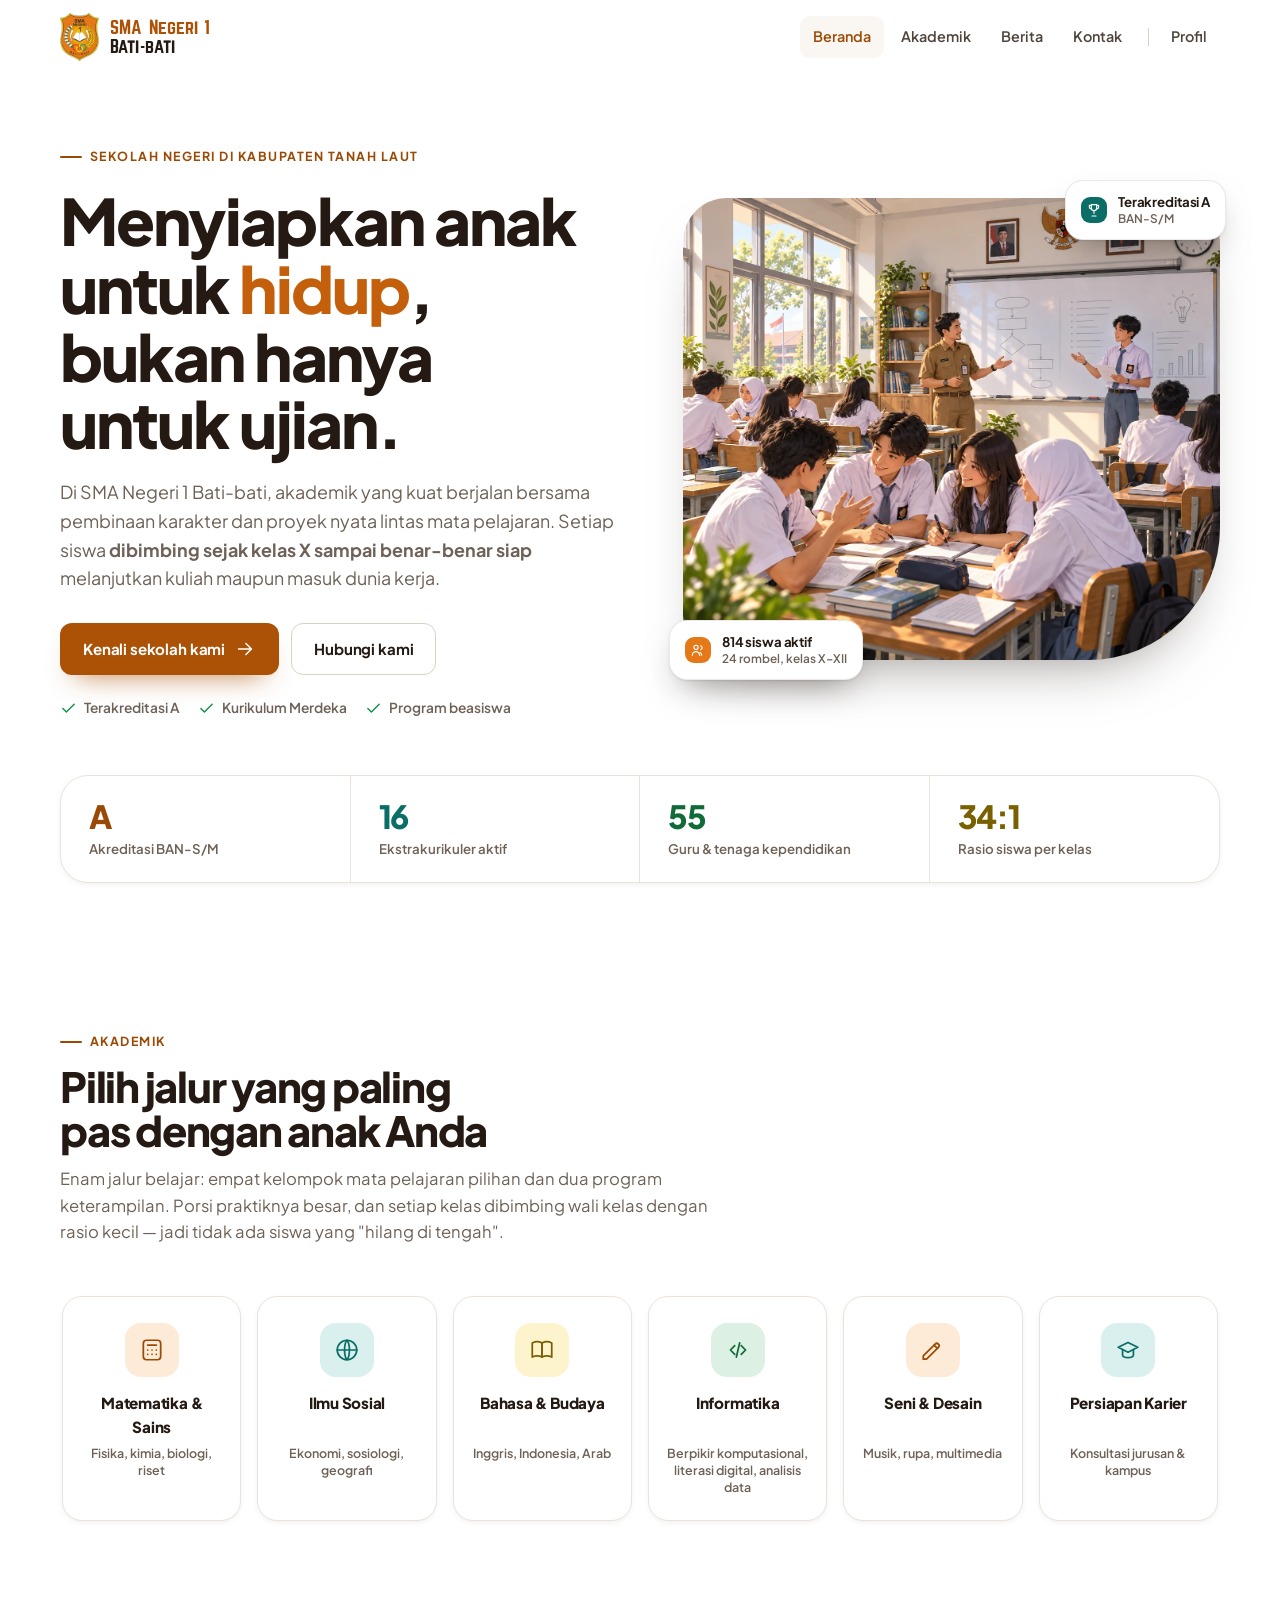
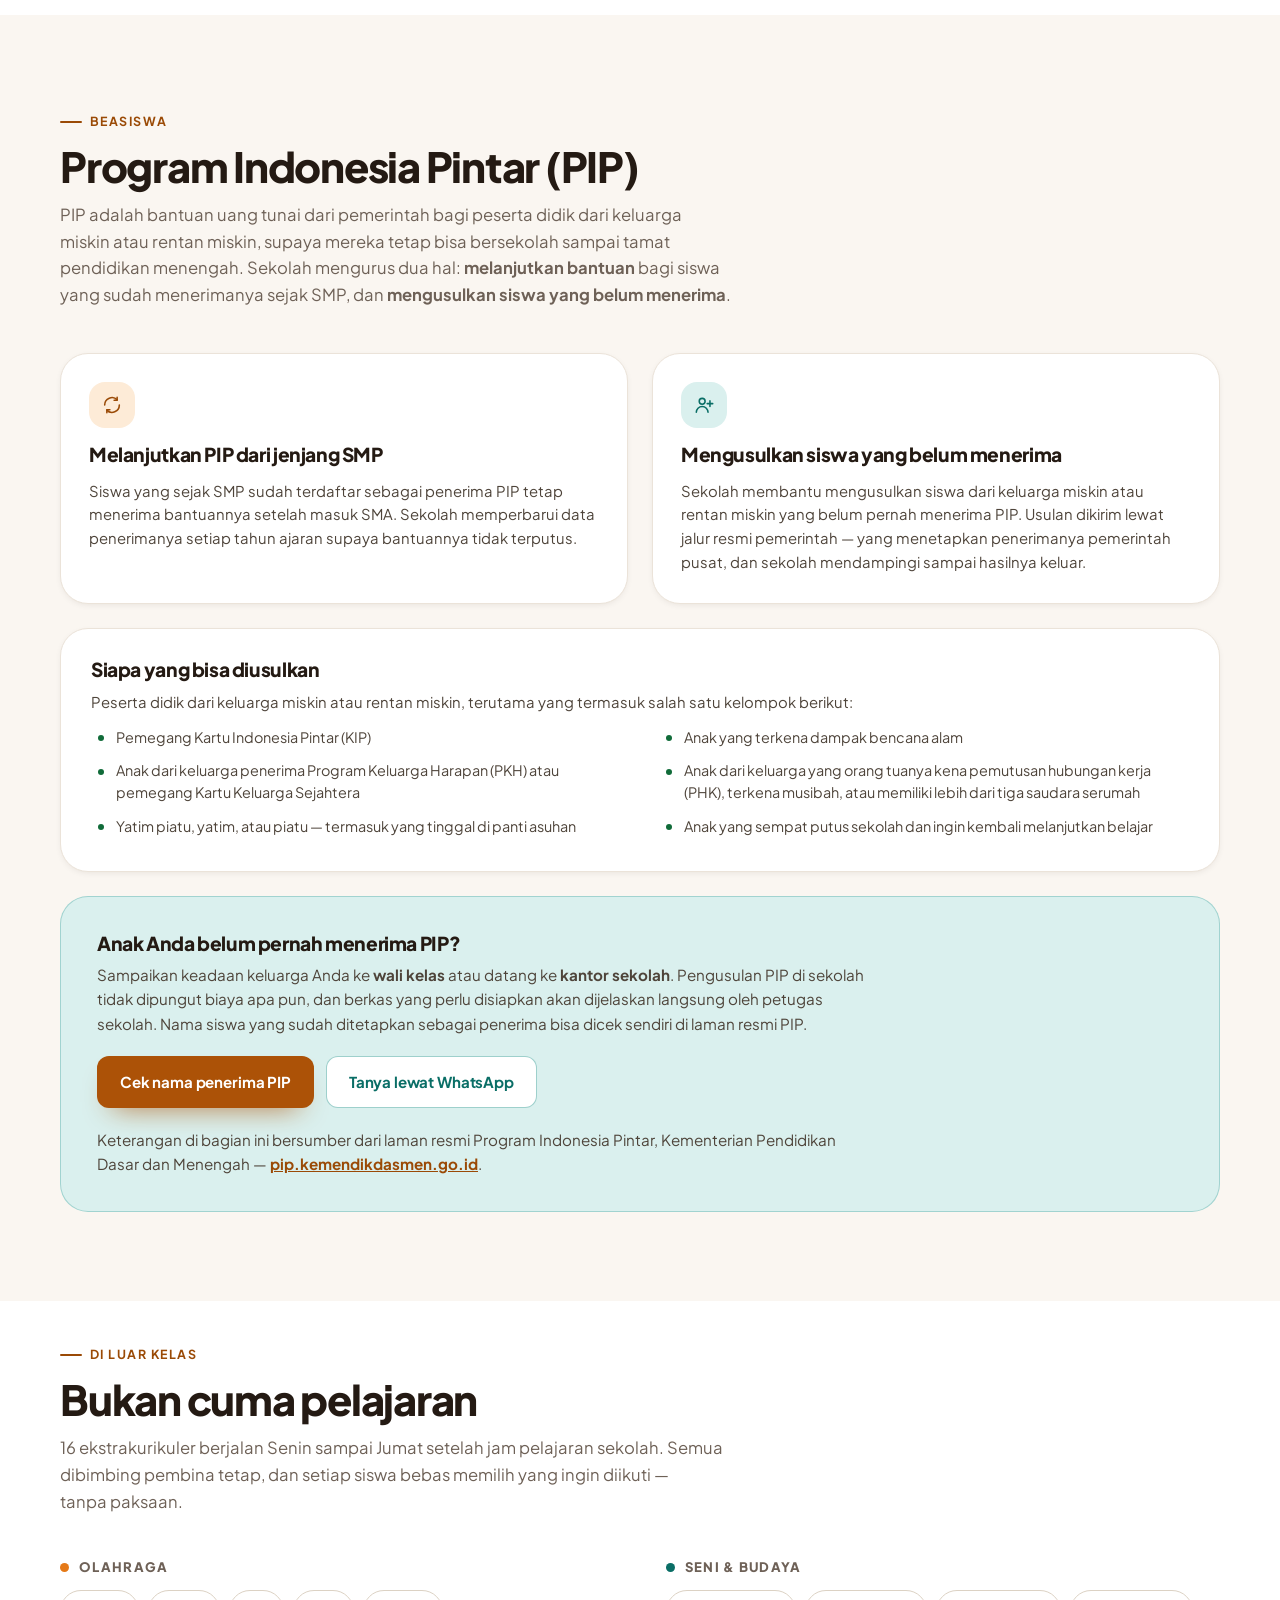
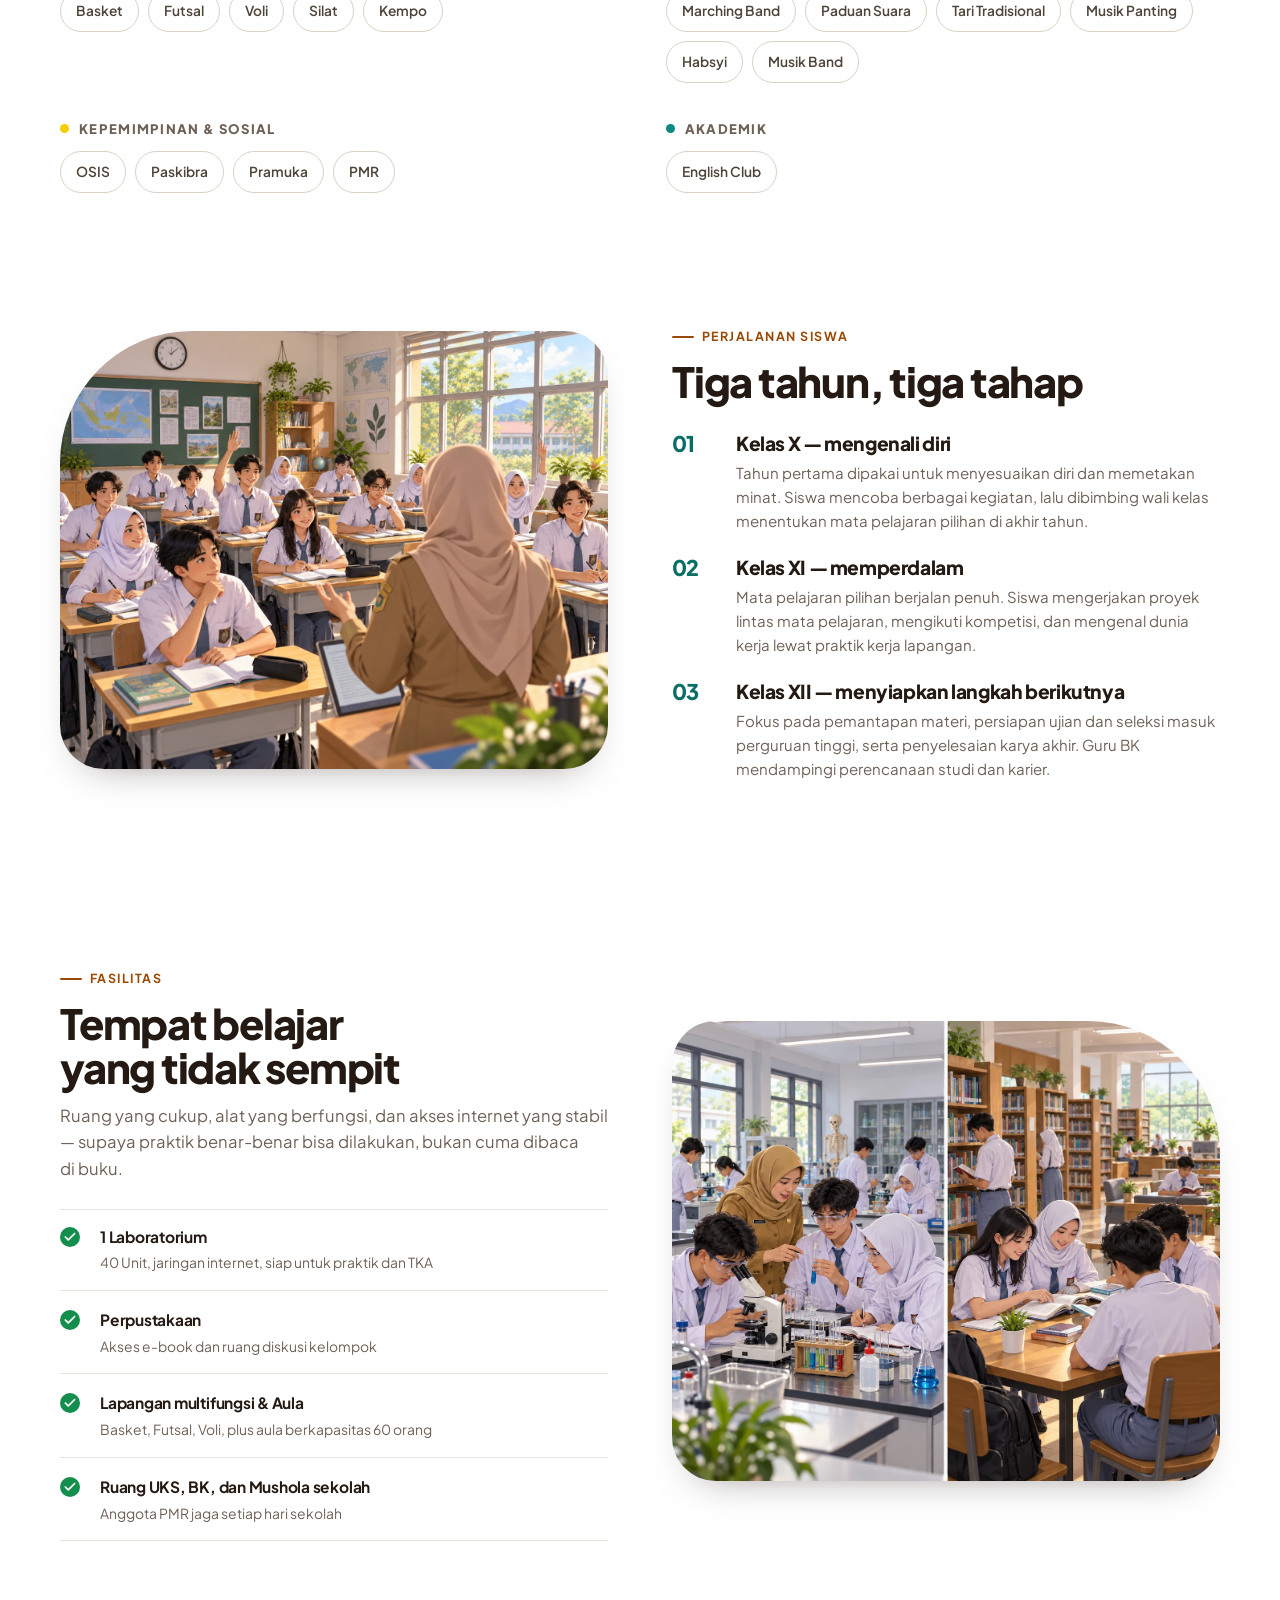
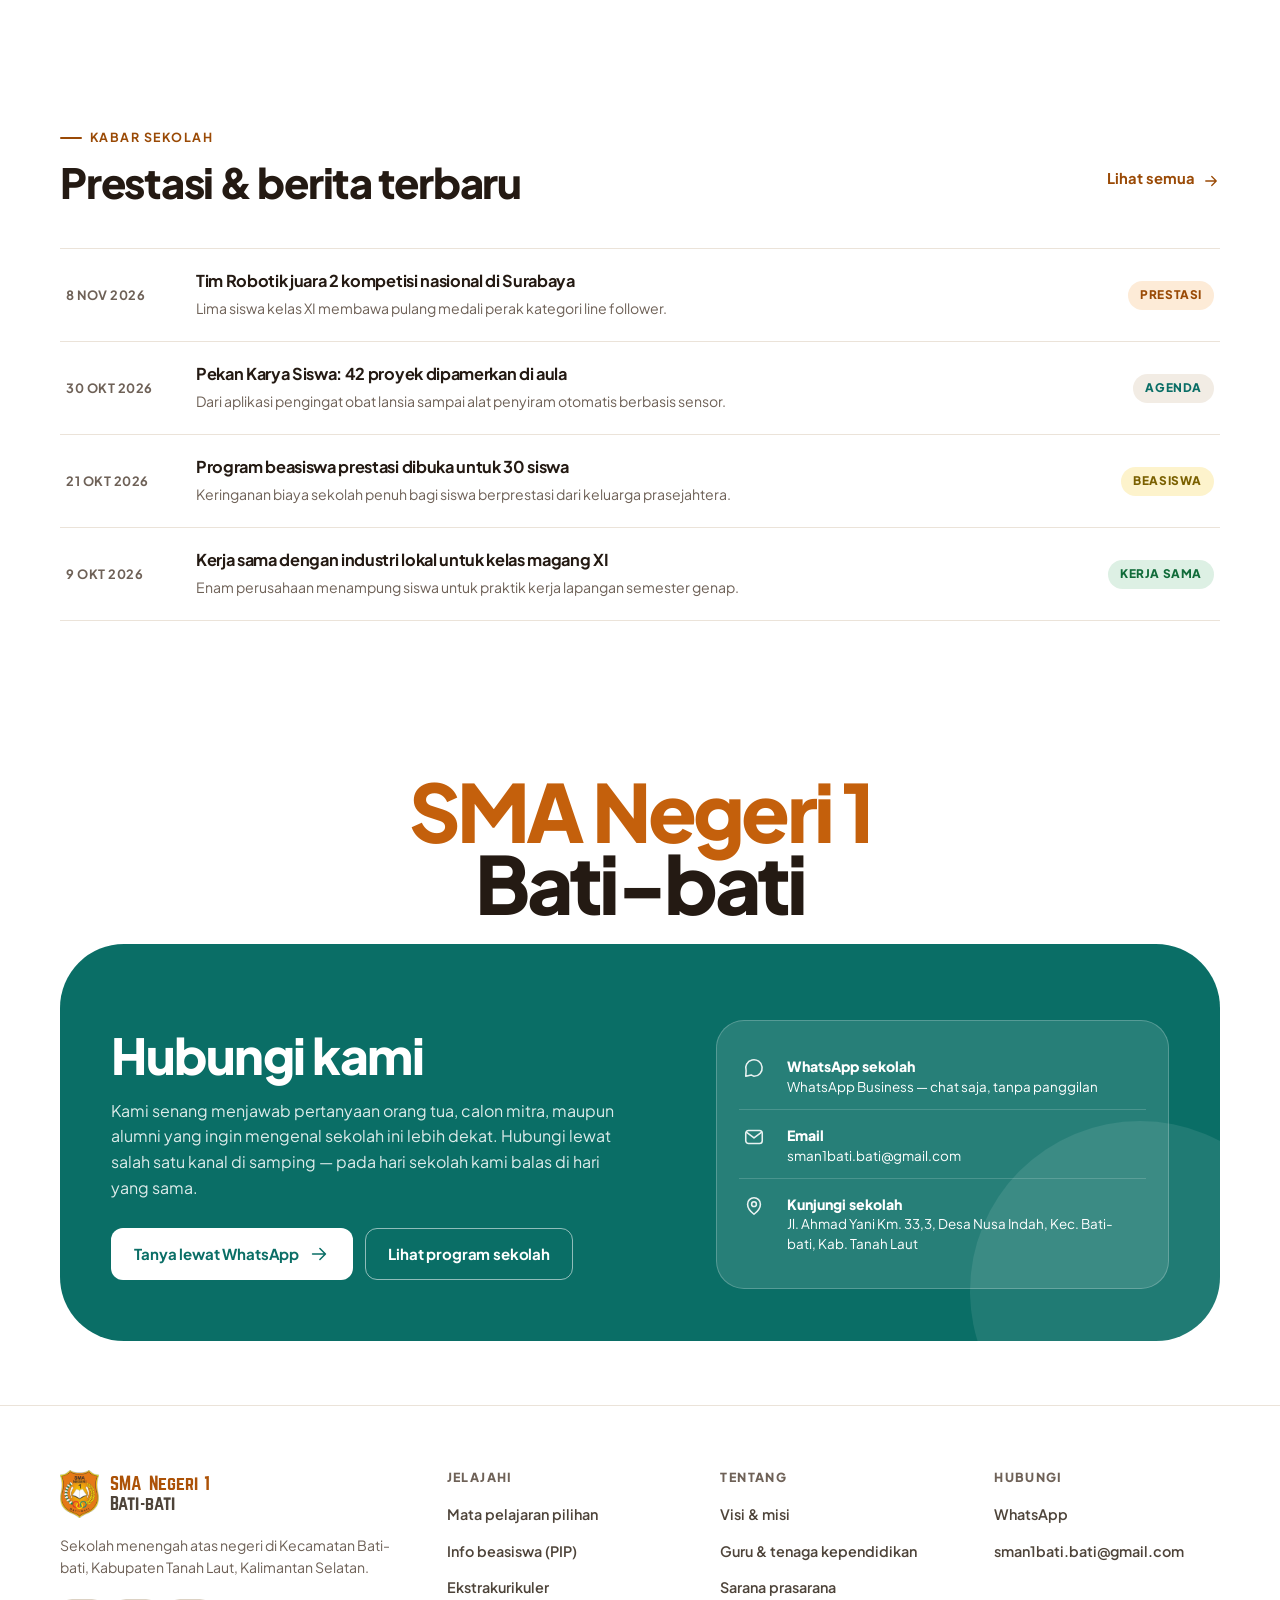
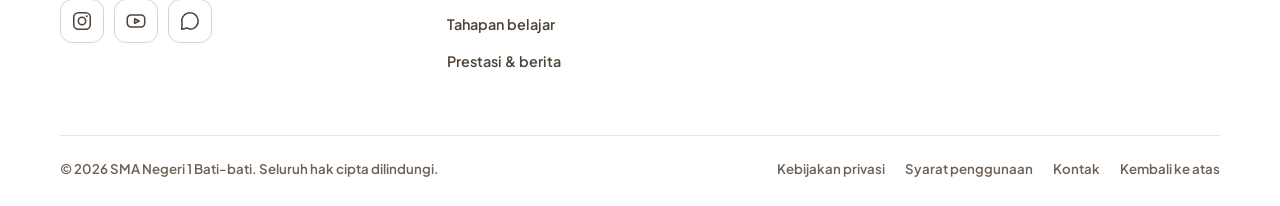
<file: index.html>
<!doctype html>
<!--
  ============================================================================
  WEBSITE SEKOLAH — SMA NEGERI 1 BATI-BATI
  Kabupaten Tanah Laut, Kalimantan Selatan
  Satu file HTML mandiri (HTML + CSS + JS). Buka langsung di browser.

  GAYA: mengacu pada referensi desain (blob warna cerah, tipografi sans tebal,
  kartu rail, langkah bernomor, CTA besar). WARNA diambil dari logo sekolah:
  oranye perisai #E57917, emas bingkai #F5CE00, hijau padi & kapas #148E4C,
  teal cincin #0D8A80, merah cincin #DC2B24.

  ---------------------------------------------------------------------------
  SUDAH NYATA (dikonfirmasi sekolah):
  · Nama sekolah dan logo (assets/logo-sman1-batibati.png)
  · Lokasi: Kec. Bati-bati, Kab. Tanah Laut, Kalimantan Selatan
  · Alamat: Jl. Ahmad Yani Km. 33,3, Desa Nusa Indah, Kec. Bati-bati
  · Ejaan nama: "Bati-bati" (sudah dikonfirmasi, jangan diubah)
  · Kontak: WhatsApp Business lewat tautan wa.me/message/DO777VAL4T66P1
    (nomor teleponnya tidak ditampilkan di halaman) dan email
    sman1bati.bati@gmail.com
  · Telepon (0512) 555-0007 SUDAH DIHAPUS 21 September 2026 —
    layanannya tidak aktif (keterangan sekolah). Jangan dipasang lagi,
    termasuk di data terstruktur JSON-LD di akhir berkas ini.
  · Sosial: instagram.com/sman1bati_bati · youtube.com/@smabat_bungas
  · Bagian beasiswa (PIP) di #beasiswa — sumbernya laman resmi PIP
    (pip.kemendikdasmen.go.id) + keterangan sekolah: PIP dilanjutkan untuk
    peserta didik yang sudah menerimanya sejak SMP, dan sekolah membantu
    mengusulkan yang belum menerima. Besaran bantuan sengaja tidak ditulis.

  MASIH CONTOH — perlu dicek/diganti:
  1. FOTO          → 3 slot sudah terisi di assets/, TAPI isinya ILUSTRASI
                     hasil AI, bukan foto asli sekolah. Karena itu alt-nya
                     berbunyi "Ilustrasi…". Kalau sudah ada foto asli, ganti
                     saja berkasnya (kelas .shot--hero / --tahap / --faskes
                     sudah membawa bentuk blob, rasio, dan bayangannya).
  2. ANGKA & KLAIM → akreditasi, jumlah siswa, guru, ekskul (strip angka +
                     2 kartu melayang di hero).
  3. TAHAPAN       → 3 tahap kelas X–XII di #tahap.
  4. KABAR SEKOLAH → 8 baris di #news-list. Empat teratas selalu tampil,
                     sisanya muncul saat "Lihat semua" diklik. MENAMBAH BERITA:
                     sisipkan satu <div class="news-row"> baru di urutan paling
                     atas — 4 baris teratas otomatis jadi yang tampil.
                     Kalau berita punya tautan asli, pakai <a class="news-row"
                     href="..."> sebagai gantinya.
                     Kalau berita ≤ 4 baris, tombolnya sembunyi sendiri.

  ATURAN TAUTAN: jangan pernah memakai href="#". Tautan seperti itu membuat
  halaman melompat ke paling atas saat diklik. Kalau tujuannya belum ada,
  jangan dipasang sama sekali.

  CATATAN TESTIMONI: bagian testimoni pernah ada di sini dengan 3 kutipan
  contoh (nama dan isinya karangan). Bagian itu DIHAPUS karena testimoni
  palsu berisiko — apalagi ada namanya. Kalau nanti mau dipasang lagi,
  ISI HANYA DENGAN TESTIMONI ASLI (minta izin orangnya dulu), dan gaya
  tampilannya masih tersimpan di assets/style.css pada bagian .testi/.tcards/.tcard.

  CATATAN: seluruh isi SPMB / penerimaan murid baru SUDAH DIHAPUS dari
  halaman ini. Kalau masa penerimaan datang lagi, yang perlu ditambahkan:
  pengumuman di <span class="eyebrow"> hero, tombol ajakan di hero, dan
  satu bagian alur pendaftaran (contoh lama bisa dibuat ulang).
  ============================================================================
-->
<html lang="id">
<head>
<meta charset="utf-8">
<meta name="viewport" content="width=device-width, initial-scale=1">
<!-- Menandai bahwa JavaScript hidup. CSS memakai ini: animasi "muncul saat
     digulir" hanya disembunyikan kalau kelas ini ada. Kalau JS mati, seluruh
     isi halaman tetap terlihat. -->
<script>document.documentElement.className+=" js";</script>
<title>SMA Negeri 1 Bati-bati — Sekolah yang Menyiapkan Anak untuk Hidup</title>
<meta name="description" content="SMA Negeri 1 Bati-bati, Kabupaten Tanah Laut, Kalimantan Selatan. Akademik yang kuat, pembinaan karakter, dan proyek nyata.">
<meta name="theme-color" content="#ffffff">
<meta property="og:type" content="website">
<meta property="og:title" content="SMA Negeri 1 Bati-bati">
<meta property="og:description" content="Akademik yang kuat, karakter yang tumbuh, karya yang nyata.">
<meta property="og:image" content="assets/og-image.png">
<!-- og:image di atas masih jalur relatif. Setelah website dipasang di domain,
     ganti jadi URL lengkap, mis. https://sman1batibati.sch.id/assets/og-image.png
     — Facebook/WhatsApp tidak bisa membaca jalur relatif. -->
<link rel="icon" href="assets/favicon-64.png" sizes="64x64">
<link rel="apple-touch-icon" href="assets/favicon-180.png">

<link rel="preconnect" href="https://fonts.googleapis.com">
<link rel="preconnect" href="https://fonts.gstatic.com" crossorigin>
<link href="https://fonts.googleapis.com/css2?family=Plus+Jakarta+Sans:wght@400;500;600;700;800&display=swap" rel="stylesheet">

<link rel="stylesheet" href="assets/style.css">
</head>

<body id="top">
<a class="skip" href="#konten">Lewati ke konten utama</a>

<!-- ===================== HEADER ===================== -->
<header class="site-head" id="head">
  <div class="wrap head-in">
    <a class="brand" href="#top" aria-label="SMA Negeri 1 Bati-bati — beranda">
      <img class="brand__logo" src="assets/logo-sman1-batibati.png" alt="" width="39" height="48">
      <span class="brand__text"><b>SMA Negeri 1</b><span>Bati-bati</span></span>
    </a>

    <nav class="nav" aria-label="Navigasi utama">
      <ul>
        <li><a href="#top">Beranda</a></li>
        <li><a href="#program">Akademik</a></li>
        <li><a href="#prestasi">Berita</a></li>
        <li><a href="#kontak">Kontak</a></li>
        <li class="nav-lain"><a href="profil.html">Profil</a></li>
      </ul>
    </nav>

    <div class="head-act">
      <button class="burger" id="burger" aria-expanded="false" aria-controls="mnav" aria-label="Buka menu">
        <svg class="i" viewBox="0 0 24 24" aria-hidden="true"><path d="M4 7h16M4 12h16M4 17h16"/></svg>
      </button>
    </div>
  </div>

  <div class="mnav" id="mnav">
    <div class="wrap">
      <ul>
        <li><a href="#top">Beranda</a></li>
        <li><a href="#program">Akademik</a></li>
        <li><a href="#prestasi">Berita</a></li>
        <li><a href="#kontak">Kontak</a></li>
        <li><a href="profil.html">Profil</a></li>
      </ul>
    </div>
  </div>
</header>

<main id="konten">

  <!-- ===================== HERO ===================== -->
  <section class="hero" aria-labelledby="hero-h">
    <div class="wrap hero-grid">
      <div class="reveal in">
        <span class="eyebrow">Sekolah negeri di Kabupaten Tanah Laut</span>
        <h1 id="hero-h">Menyiapkan anak untuk <em>hidup</em>, bukan hanya untuk ujian.</h1>
        <p class="lede">Di SMA Negeri 1 Bati-bati, akademik yang kuat berjalan bersama pembinaan karakter dan proyek nyata lintas mata pelajaran. Setiap siswa <strong>dibimbing sejak kelas X sampai benar-benar siap</strong> melanjutkan kuliah maupun masuk dunia kerja.</p>

        <div class="btn-row">
          <a class="btn btn--primary" href="#program">
            Kenali sekolah kami
            <svg class="i" viewBox="0 0 24 24" aria-hidden="true"><path d="M5 12h13M13 6l6 6-6 6"/></svg>
          </a>
          <a class="btn btn--ghost" href="#kontak">Hubungi kami</a>
        </div>

        <p class="hero-note">
          <span><svg class="i" viewBox="0 0 24 24" aria-hidden="true"><path d="M20 6 9 17l-5-5"/></svg> Terakreditasi A</span>
          <span><svg class="i" viewBox="0 0 24 24" aria-hidden="true"><path d="M20 6 9 17l-5-5"/></svg> Kurikulum Merdeka</span>
          <span><svg class="i" viewBox="0 0 24 24" aria-hidden="true"><path d="M20 6 9 17l-5-5"/></svg> Program beasiswa</span>
        </p>
      </div>

      <div class="hero-art reveal in" data-d="1">
        <!-- SLOT FOTO 1 -->
        <img class="shot shot--hero" src="assets/foto-suasana-belajar.webp" alt="Ilustrasi suasana belajar di kelas" width="1352" height="1163">

        <div class="float-card float-card--a">
          <svg class="i" viewBox="0 0 24 24" aria-hidden="true"><path d="M8 4h8v5a4 4 0 0 1-8 0V4Z"/><path d="M8 5H5v2a3 3 0 0 0 3 3M16 5h3v2a3 3 0 0 1-3 3"/><path d="M12 13v4M9 21h6"/></svg>
          <span>Terakreditasi A<small>BAN-S/M</small></span>
        </div>
        <div class="float-card float-card--b">
          <svg class="i" viewBox="0 0 24 24" aria-hidden="true"><circle cx="9" cy="8" r="3.2"/><path d="M3.5 20a5.5 5.5 0 0 1 11 0"/><path d="M16 5.5a3.2 3.2 0 0 1 0 6M17.5 20a5.5 5.5 0 0 0-2.2-4.4"/></svg>
          <span>814 siswa aktif<small>24 rombel, kelas X–XII</small></span>
        </div>
      </div>
    </div>

    <!-- STRIP ANGKA -->
    <div class="wrap stats">
      <div class="stats-in reveal">
        <div class="stat"><b>A</b><span>Akreditasi BAN-S/M</span></div>
        <div class="stat"><b>16</b><span>Ekstrakurikuler aktif</span></div>
        <div class="stat"><b>55</b><span>Guru &amp; tenaga kependidikan</span></div>
        <div class="stat"><b>34:1</b><span>Rasio siswa per kelas</span></div>
      </div>
    </div>
  </section>

  <!-- ===================== PROGRAM ===================== -->
  <section id="program" aria-labelledby="program-h">
    <div class="wrap">
      <div class="sec-head">
        <div class="sec-head__text reveal">
          <span class="eyebrow">Akademik</span>
          <h2 id="program-h">Pilih jalur yang paling pas dengan anak Anda</h2>
          <p class="lede" style="margin-top:14px">Enam jalur belajar: empat kelompok mata pelajaran pilihan dan dua program keterampilan. Porsi praktiknya besar, dan setiap kelas dibimbing wali kelas dengan rasio kecil — jadi tidak ada siswa yang "hilang di tengah".</p>
        </div>
        <div class="rail-tools reveal" data-d="1">
          <button class="rbtn" id="rail-prev" aria-label="Gulir program ke kiri" aria-controls="rail">
            <svg class="i" viewBox="0 0 24 24" aria-hidden="true"><path d="M15 5l-7 7 7 7"/></svg>
          </button>
          <button class="rbtn" id="rail-next" aria-label="Gulir program ke kanan" aria-controls="rail">
            <svg class="i" viewBox="0 0 24 24" aria-hidden="true"><path d="M9 5l7 7-7 7"/></svg>
          </button>
        </div>
      </div>

      <ul class="rail reveal" id="rail" tabindex="0" aria-label="Daftar mata pelajaran pilihan">
        <li><a class="pcard" href="#kontak">
          <span class="pcard__ic"><svg class="i" viewBox="0 0 24 24" aria-hidden="true"><rect x="4" y="3" width="16" height="18" rx="3"/><path d="M8 7.5h8"/><path d="M8 12h.01M12 12h.01M16 12h.01M8 16h.01M12 16h.01M16 16h.01"/></svg></span>
          <b>Matematika &amp; Sains</b><small>Fisika, kimia, biologi, riset</small>
        </a></li>
        <li><a class="pcard" href="#kontak">
          <span class="pcard__ic"><svg class="i" viewBox="0 0 24 24" aria-hidden="true"><circle cx="12" cy="12" r="9"/><path d="M3 12h18"/><path d="M12 3c3 3.5 3 14.5 0 18c-3-3.5-3-14.5 0-18Z"/></svg></span>
          <b>Ilmu Sosial</b><small>Ekonomi, sosiologi, geografi</small>
        </a></li>
        <li><a class="pcard" href="#kontak">
          <span class="pcard__ic"><svg class="i" viewBox="0 0 24 24" aria-hidden="true"><path d="M3 5.5c3-1.5 6-1.5 9 0v13c-3-1.5-6-1.5-9 0v-13Z"/><path d="M21 5.5c-3-1.5-6-1.5-9 0v13c3-1.5 6-1.5 9 0v-13Z"/></svg></span>
          <b>Bahasa &amp; Budaya</b><small>Inggris, Indonesia, Arab</small>
        </a></li>
        <li><a class="pcard" href="#kontak">
          <span class="pcard__ic"><svg class="i" viewBox="0 0 24 24" aria-hidden="true"><path d="M9 8 5 12l4 4"/><path d="M15 8l4 4-4 4"/><path d="M13.5 5.5l-3 13"/></svg></span>
          <b>Informatika</b><small>Berpikir komputasional, literasi digital, analisis data</small>
        </a></li>
        <li><a class="pcard" href="#kontak">
          <span class="pcard__ic"><svg class="i" viewBox="0 0 24 24" aria-hidden="true"><path d="M3 17.5 14 6.5a2.1 2.1 0 0 1 3 3L6 20.5H3v-3Z"/><path d="M13 7.5l3 3"/></svg></span>
          <b>Seni &amp; Desain</b><small>Musik, rupa, multimedia</small>
        </a></li>
        <li><a class="pcard" href="#kontak">
          <span class="pcard__ic"><svg class="i" viewBox="0 0 24 24" aria-hidden="true"><path d="M3 9.5 12 5l9 4.5-9 4.5-9-4.5Z"/><path d="M7 12v4.6c0 1.3 2.2 2.4 5 2.4s5-1.1 5-2.4V12"/></svg></span>
          <b>Persiapan Karier</b><small>Konsultasi jurusan &amp; kampus</small>
        </a></li>
      </ul>
    </div>
  </section>

  <!-- ===================== BEASISWA (PIP) ===================== -->
  <!-- Isi bagian ini diambil dari laman resmi Program Indonesia Pintar
       (pip.kemendikdasmen.go.id) dan keterangan sekolah:
         · sekolah MELANJUTKAN PIP bagi peserta didik yang sudah menerimanya
           sejak jenjang SMP;
         · sekolah MEMBANTU MENGUSULKAN peserta didik dari keluarga tidak mampu
           yang belum menerima PIP.
       Yang sengaja TIDAK ditulis di sini: besaran bantuan (angkanya berubah
       tiap tahun — hanya yang tertulis di laman resmi yang berlaku) dan berkas
       yang perlu disiapkan (sekolah yang menjelaskan langsung ke wali murid). -->
  <section class="beasiswa" id="beasiswa" aria-labelledby="beasiswa-h">
    <div class="wrap">
      <div class="sec-head">
        <div class="sec-head__text reveal">
          <span class="eyebrow">Beasiswa</span>
          <h2 id="beasiswa-h">Program Indonesia Pintar (PIP)</h2>
          <p class="lede" style="margin-top:14px">PIP adalah bantuan uang tunai dari pemerintah bagi peserta didik dari keluarga miskin atau rentan miskin, supaya mereka tetap bisa bersekolah sampai tamat pendidikan menengah. Sekolah mengurus dua hal: <strong>melanjutkan bantuan</strong> bagi siswa yang sudah menerimanya sejak SMP, dan <strong>mengusulkan siswa yang belum menerima</strong>.</p>
        </div>
      </div>

      <div class="bsw-grid">
        <article class="bsw-card reveal">
          <span class="bsw-card__ic" aria-hidden="true"><svg class="i" viewBox="0 0 24 24"><path d="M4 12a8 8 0 0 1 13.7-5.6M20 12a8 8 0 0 1-13.7 5.6"/><path d="M17.6 3.6v3.3h-3.3M6.4 20.4v-3.3h3.3"/></svg></span>
          <h3>Melanjutkan PIP dari jenjang SMP</h3>
          <p>Siswa yang sejak SMP sudah terdaftar sebagai penerima PIP tetap menerima bantuannya setelah masuk SMA. Sekolah memperbarui data penerimanya setiap tahun ajaran supaya bantuannya tidak terputus.</p>
        </article>

        <article class="bsw-card reveal" data-d="1">
          <span class="bsw-card__ic bsw-card__ic--teal" aria-hidden="true"><svg class="i" viewBox="0 0 24 24"><circle cx="10" cy="8" r="3.2"/><path d="M3.6 20a6.4 6.4 0 0 1 12.8 0"/><path d="M18.5 7.5v6M15.5 10.5h6"/></svg></span>
          <h3>Mengusulkan siswa yang belum menerima</h3>
          <p>Sekolah membantu mengusulkan siswa dari keluarga miskin atau rentan miskin yang belum pernah menerima PIP. Usulan dikirim lewat jalur resmi pemerintah — yang menetapkan penerimanya pemerintah pusat, dan sekolah mendampingi sampai hasilnya keluar.</p>
        </article>

      </div>

      <div class="bsw-panel reveal" data-d="2">
        <h3>Siapa yang bisa diusulkan</h3>
        <p class="bsw-panel__lead">Peserta didik dari keluarga miskin atau rentan miskin, terutama yang termasuk salah satu kelompok berikut:</p>
        <ul class="bsw-list bsw-list--dua">
          <li>Pemegang Kartu Indonesia Pintar (KIP)</li>
          <li>Anak dari keluarga penerima Program Keluarga Harapan (PKH) atau pemegang Kartu Keluarga Sejahtera</li>
          <li>Yatim piatu, yatim, atau piatu — termasuk yang tinggal di panti asuhan</li>
          <li>Anak yang terkena dampak bencana alam</li>
          <li>Anak dari keluarga yang orang tuanya kena pemutusan hubungan kerja (PHK), terkena musibah, atau memiliki lebih dari tiga saudara serumah</li>
          <li>Anak yang sempat putus sekolah dan ingin kembali melanjutkan belajar</li>
        </ul>
      </div>

      <div class="bsw-note reveal" data-d="1">
        <div>
          <h3>Anak Anda belum pernah menerima PIP?</h3>
          <p>Sampaikan keadaan keluarga Anda ke <strong>wali kelas</strong> atau datang ke <strong>kantor sekolah</strong>. Pengusulan PIP di sekolah tidak dipungut biaya apa pun, dan berkas yang perlu disiapkan akan dijelaskan langsung oleh petugas sekolah. Nama siswa yang sudah ditetapkan sebagai penerima bisa dicek sendiri di laman resmi PIP.</p>
        </div>
        <div class="btn-row">
          <a class="btn btn--primary" href="https://pip.kemendikdasmen.go.id/home_v1" target="_blank" rel="noopener">Cek nama penerima PIP</a>
          <a class="btn btn--white" href="https://wa.me/message/DO777VAL4T66P1" target="_blank" rel="noopener">Tanya lewat WhatsApp</a>
        </div>
        <p class="bsw-sumber">Keterangan di bagian ini bersumber dari laman resmi Program Indonesia Pintar, Kementerian Pendidikan Dasar dan Menengah — <a href="https://pip.kemendikdasmen.go.id/home_v1" target="_blank" rel="noopener">pip.kemendikdasmen.go.id</a>.</p>
      </div>
    </div>
  </section>

  <!-- ===================== EKSKUL ===================== -->
  <section class="ekskul sec-tight" id="ekskul" aria-labelledby="ekskul-h">
    <div class="wrap">
      <div class="sec-head">
        <div class="sec-head__text reveal">
          <span class="eyebrow">Di luar kelas</span>
          <h2 id="ekskul-h">Bukan cuma pelajaran</h2>
          <p class="lede" style="margin-top:14px">16 ekstrakurikuler berjalan Senin sampai Jumat setelah jam pelajaran sekolah. Semua dibimbing pembina tetap, dan setiap siswa bebas memilih yang ingin diikuti — tanpa paksaan.</p>
        </div>
      </div>

            <div class="ex-grid">
        <div class="ex-group reveal" style="--dot:var(--brand)">
          <h3>Olahraga</h3>
          <div class="ex-chips">
            <a class="chip" href="#kontak">Basket</a><a class="chip" href="#kontak">Futsal</a>
            <a class="chip" href="#kontak">Voli</a><a class="chip" href="#kontak">Silat</a>
            <a class="chip" href="#kontak">Kempo</a>
          </div>
        </div>
        <div class="ex-group reveal" data-d="1" style="--dot:var(--teal-deep)">
          <h3>Seni &amp; Budaya</h3>
          <div class="ex-chips">
            <a class="chip" href="#kontak">Marching Band</a><a class="chip" href="#kontak">Paduan Suara</a>
            <a class="chip" href="#kontak">Tari Tradisional</a><a class="chip" href="#kontak">Musik Panting</a>
            <a class="chip" href="#kontak">Habsyi</a><a class="chip" href="#kontak">Musik Band</a>
          </div>
        </div>
        <div class="ex-group reveal" style="--dot:var(--gold)">
          <h3>Kepemimpinan &amp; Sosial</h3>
          <div class="ex-chips">
            <a class="chip" href="#kontak">OSIS</a><a class="chip" href="#kontak">Paskibra</a>
            <a class="chip" href="#kontak">Pramuka</a><a class="chip" href="#kontak">PMR</a>
          </div>
        </div>
        <div class="ex-group reveal" data-d="1" style="--dot:var(--teal)">
          <h3>Akademik</h3>
          <div class="ex-chips">
            <a class="chip" href="#kontak">English Club</a>
          </div>
        </div>
      </div>
    </div>
  </section>

  <!-- ===================== TAHAPAN BELAJAR ===================== -->
  <section id="tahap" aria-labelledby="tahap-h">
    <div class="wrap duo duo--art-left">
      <div class="reveal">
        <span class="eyebrow">Perjalanan siswa</span>
        <h2 id="tahap-h" style="margin-top:12px">Tiga tahun, tiga tahap</h2>
        <div class="steps">
          <div class="step">
            <span class="step__no" aria-hidden="true">01</span>
            <div>
              <h3>Kelas X — mengenali diri</h3>
              <p>Tahun pertama dipakai untuk menyesuaikan diri dan memetakan minat. Siswa mencoba berbagai kegiatan, lalu dibimbing wali kelas menentukan mata pelajaran pilihan di akhir tahun.</p>
            </div>
          </div>
          <div class="step">
            <span class="step__no" aria-hidden="true">02</span>
            <div>
              <h3>Kelas XI — memperdalam</h3>
              <p>Mata pelajaran pilihan berjalan penuh. Siswa mengerjakan proyek lintas mata pelajaran, mengikuti kompetisi, dan mengenal dunia kerja lewat praktik kerja lapangan.</p>
            </div>
          </div>
          <div class="step">
            <span class="step__no" aria-hidden="true">03</span>
            <div>
              <h3>Kelas XII — menyiapkan langkah berikutnya</h3>
              <p>Fokus pada pemantapan materi, persiapan ujian dan seleksi masuk perguruan tinggi, serta penyelesaian karya akhir. Guru BK mendampingi perencanaan studi dan karier.</p>
            </div>
          </div>
        </div>
      </div>

      <div class="duo__art reveal" data-d="1">
        <!-- SLOT FOTO 2 -->
        <img class="shot shot--tahap" src="assets/foto-kegiatan-belajar.webp" alt="Ilustrasi kegiatan belajar di kelas" width="1402" height="1122">
      </div>
    </div>
  </section>

  <!-- ===================== FASILITAS ===================== -->
  <section id="fasilitas" aria-labelledby="faskes-h">
    <div class="wrap duo">
      <div class="reveal">
        <span class="eyebrow">Fasilitas</span>
        <h2 id="faskes-h" style="margin-top:12px">Tempat belajar yang tidak sempit</h2>
        <p class="lede" style="margin-top:14px">Ruang yang cukup, alat yang berfungsi, dan akses internet yang stabil — supaya praktik benar-benar bisa dilakukan, bukan cuma dibaca di buku.</p>

        <ul class="faskes-list">
          <li>
            <svg class="i" viewBox="0 0 24 24" aria-hidden="true"><path d="M20 6 9 17l-5-5"/></svg>
            <div><b>1 Laboratorium</b><span>40 Unit, jaringan internet, siap untuk praktik dan TKA</span></div>
          </li>
          <li>
            <svg class="i" viewBox="0 0 24 24" aria-hidden="true"><path d="M20 6 9 17l-5-5"/></svg>
            <div><b>Perpustakaan</b><span>Akses e-book dan ruang diskusi kelompok</span></div>
          </li>
          <li>
            <svg class="i" viewBox="0 0 24 24" aria-hidden="true"><path d="M20 6 9 17l-5-5"/></svg>
            <div><b>Lapangan multifungsi &amp; Aula</b><span>Basket, Futsal, Voli, plus aula berkapasitas 60 orang</span></div>
          </li>
          <li>
            <svg class="i" viewBox="0 0 24 24" aria-hidden="true"><path d="M20 6 9 17l-5-5"/></svg>
            <div><b>Ruang UKS, BK, dan Mushola sekolah</b><span>Anggota PMR jaga setiap hari sekolah</span></div>
          </li>
        </ul>
      </div>

      <div class="duo__art reveal" data-d="1">
        <!-- SLOT FOTO 3 -->
        <img class="shot shot--faskes" src="assets/foto-laboratorium-perpustakaan.webp" alt="Ilustrasi laboratorium dan perpustakaan sekolah" width="1363" height="1145">
      </div>
    </div>
  </section>

  <!-- ===================== PRESTASI & BERITA ===================== -->
  <section id="prestasi" aria-labelledby="prestasi-h">
    <div class="wrap">
      <div class="sec-head">
        <div class="sec-head__text reveal">
          <span class="eyebrow">Kabar sekolah</span>
          <h2 id="prestasi-h">Prestasi &amp; berita terbaru</h2>
        </div>
        <button class="link-more reveal" data-d="1" type="button" id="news-toggle" aria-expanded="false" aria-controls="news-list">
          <span id="news-toggle-label">Lihat semua</span>
          <svg class="i" viewBox="0 0 24 24" aria-hidden="true"><path d="M5 12h13M13 6l6 6-6 6"/></svg>
        </button>
      </div>

      <div class="news reveal" id="news-list">
        <div class="news-row">
          <time datetime="2026-11-08">8 Nov 2026</time>
          <div>
            <h3>Tim Robotik juara 2 kompetisi nasional di Surabaya</h3>
            <p>Lima siswa kelas XI membawa pulang medali perak kategori line follower.</p>
          </div>
          <span class="tag tag--brand">Prestasi</span>
        </div>
        <div class="news-row">
          <time datetime="2026-10-30">30 Okt 2026</time>
          <div>
            <h3>Pekan Karya Siswa: 42 proyek dipamerkan di aula</h3>
            <p>Dari aplikasi pengingat obat lansia sampai alat penyiram otomatis berbasis sensor.</p>
          </div>
          <span class="tag">Agenda</span>
        </div>
        <div class="news-row">
          <time datetime="2026-10-21">21 Okt 2026</time>
          <div>
            <h3>Program beasiswa prestasi dibuka untuk 30 siswa</h3>
            <p>Keringanan biaya sekolah penuh bagi siswa berprestasi dari keluarga prasejahtera.</p>
          </div>
          <span class="tag tag--gold">Beasiswa</span>
        </div>
        <div class="news-row">
          <time datetime="2026-10-09">9 Okt 2026</time>
          <div>
            <h3>Kerja sama dengan industri lokal untuk kelas magang XI</h3>
            <p>Enam perusahaan menampung siswa untuk praktik kerja lapangan semester genap.</p>
          </div>
          <span class="tag tag--green">Kerja sama</span>
        </div>

        <!-- ====== Berita lama: disembunyikan sampai "Lihat semua" diklik ====== -->
        <div class="news-row">
          <time datetime="2026-09-28">28 Sep 2026</time>
          <div>
            <h3>Kunjungan studi kelas XII ke kampus di Banjarmasin</h3>
            <p>Siswa mengenal langsung suasana perkuliahan dan jalur masuk perguruan tinggi.</p>
          </div>
          <span class="tag tag--green">Kegiatan</span>
        </div>
        <div class="news-row">
          <time datetime="2026-09-15">15 Sep 2026</time>
          <div>
            <h3>Pelatihan guru: menyusun asesmen berbasis proyek</h3>
            <p>Empat puluh guru mengikuti workshop penyusunan rubrik penilaian proyek.</p>
          </div>
          <span class="tag tag--gold">Sekolah</span>
        </div>
        <div class="news-row">
          <time datetime="2026-09-02">2 Sep 2026</time>
          <div>
            <h3>Turnamen basket antarkelas menyambut bulan olahraga</h3>
            <p>Dua puluh empat tim dari kelas X sampai XII bertanding selama sepekan.</p>
          </div>
          <span class="tag">Agenda</span>
        </div>
        <div class="news-row">
          <time datetime="2026-08-17">17 Agu 2026</time>
          <div>
            <h3>Peringatan HUT RI di lapangan sekolah</h3>
            <p>Upacara bendera bersama warga sekitar, dilanjutkan lomba tradisional.</p>
          </div>
          <span class="tag tag--green">Kegiatan</span>
        </div>
      </div>
    </div>
  </section>

  <!-- ===================== CTA ===================== -->
  <section class="cta" id="kontak" aria-labelledby="cta-h">
    <div class="wrap">
      <p class="cta-mark reveal" aria-hidden="true"><b>SMA Negeri 1</b><br>Bati-bati</p>

      <div class="band reveal" data-d="1">
        <div class="band__in">
          <h2 id="cta-h">Hubungi kami</h2>
          <p>Kami senang menjawab pertanyaan orang tua, calon mitra, maupun alumni yang ingin mengenal sekolah ini lebih dekat. Hubungi lewat salah satu kanal di samping — pada hari sekolah kami balas di hari yang sama.</p>
          <div class="btn-row">
            <a class="btn btn--white" href="https://wa.me/message/DO777VAL4T66P1" target="_blank" rel="noopener">Tanya lewat WhatsApp
              <svg class="i" viewBox="0 0 24 24" aria-hidden="true"><path d="M5 12h13M13 6l6 6-6 6"/></svg>
            </a>
            <a class="btn btn--onband" href="#program">Lihat program sekolah</a>
          </div>
        </div>

        <div class="contact-card">
          <a href="https://wa.me/message/DO777VAL4T66P1" target="_blank" rel="noopener">
            <svg class="i" viewBox="0 0 24 24" aria-hidden="true"><path d="M12 21a9 9 0 1 0-8.6-6L3 21l6-1.4A9 9 0 0 0 12 21Z"/></svg>
            <span><b>WhatsApp sekolah</b><span>WhatsApp Business — chat saja, tanpa panggilan</span></span>
          </a>
          <a href="mailto:sman1bati.bati@gmail.com">
            <svg class="i" viewBox="0 0 24 24" aria-hidden="true"><rect x="3" y="5" width="18" height="14" rx="3"/><path d="m4 7 8 6 8-6"/></svg>
            <span><b>Email</b><span>sman1bati.bati@gmail.com</span></span>
          </a>
          <div>
            <svg class="i" viewBox="0 0 24 24" aria-hidden="true"><path d="M12 21s7-5.5 7-11a7 7 0 1 0-14 0c0 5.5 7 11 7 11Z"/><circle cx="12" cy="10" r="2.6"/></svg>
            <span><b>Kunjungi sekolah</b><span>Jl. Ahmad Yani Km. 33,3, Desa Nusa Indah, Kec. Bati-bati, Kab. Tanah Laut</span></span>
          </div>
        </div>
      </div>
    </div>
  </section>
</main>

<!-- ===================== FOOTER ===================== -->
<footer class="foot">
  <div class="wrap">
    <div class="foot-grid">
      <div class="foot-col foot-brand">
        <a class="brand" href="#top" aria-label="SMA Negeri 1 Bati-bati — beranda">
          <img class="brand__logo" src="assets/logo-sman1-batibati.png" alt="" width="39" height="48">
          <span class="brand__text"><b>SMA Negeri 1</b><span>Bati-bati</span></span>
        </a>
        <p>Sekolah menengah atas negeri di Kecamatan Bati-bati, Kabupaten Tanah Laut, Kalimantan Selatan.</p>
        <div class="socials">
          <a href="https://www.instagram.com/sman1bati_bati" target="_blank" rel="noopener" aria-label="Instagram sekolah"><svg class="i" viewBox="0 0 24 24" aria-hidden="true"><rect x="3" y="3" width="18" height="18" rx="5"/><circle cx="12" cy="12" r="4"/><circle cx="17.2" cy="6.8" r="1.1" fill="currentColor" stroke="none"/></svg></a>
          <a href="https://www.youtube.com/@smabat_bungas" target="_blank" rel="noopener" aria-label="Kanal YouTube sekolah"><svg class="i" viewBox="0 0 24 24" aria-hidden="true"><rect x="2.5" y="5.5" width="19" height="13" rx="4"/><path d="M10.5 9.5l5 2.5-5 2.5v-5Z"/></svg></a>
          <a href="https://wa.me/message/DO777VAL4T66P1" target="_blank" rel="noopener" aria-label="WhatsApp sekolah"><svg class="i" viewBox="0 0 24 24" aria-hidden="true"><path d="M12 21a9 9 0 1 0-8.6-6L3 21l6-1.4A9 9 0 0 0 12 21Z"/></svg></a>
        </div>
      </div>

      <div class="foot-col">
        <h3>Jelajahi</h3>
        <ul>
          <li><a href="#program">Mata pelajaran pilihan</a></li>
          <li><a href="#beasiswa">Info beasiswa (PIP)</a></li>
          <li><a href="#ekskul">Ekstrakurikuler</a></li>
          <li><a href="#tahap">Tahapan belajar</a></li>
          <li><a href="#prestasi">Prestasi &amp; berita</a></li>
        </ul>
      </div>

      <div class="foot-col">
        <h3>Tentang</h3>
        <ul>
          <li><a href="profil.html">Visi &amp; misi</a></li>
          <li><a href="profil.html#guru-staf">Guru &amp; tenaga kependidikan</a></li>
          <li><a href="#fasilitas">Sarana prasarana</a></li>
        </ul>
      </div>

      <div class="foot-col">
        <h3>Hubungi</h3>
        <ul>
          <li><a href="https://wa.me/message/DO777VAL4T66P1" target="_blank" rel="noopener">WhatsApp</a></li>
          <li><a href="mailto:sman1bati.bati@gmail.com">sman1bati.bati@gmail.com</a></li>
        </ul>
      </div>
    </div>

    <div class="foot-bottom">
      <p>© <span id="yr">2026</span> SMA Negeri 1 Bati-bati. Seluruh hak cipta dilindungi.</p>
      <ul>
        <li><a href="kebijakan.html#privasi">Kebijakan privasi</a></li>
        <li><a href="kebijakan.html#syarat">Syarat penggunaan</a></li>
        <li><a href="#kontak">Kontak</a></li>
        <li><a href="#top">Kembali ke atas</a></li>
      </ul>
    </div>
  </div>
</footer>

<script>
(function () {
  "use strict";

  /* ---- 1. Header: garis saat halaman digulir ------------------------- */
  var head = document.getElementById("head");
  var onScroll = function () {
    head.classList.toggle("is-stuck", window.scrollY > 8);
  };
  onScroll();
  window.addEventListener("scroll", onScroll, { passive: true });

  /* ---- 2. Menu mobile ------------------------------------------------- */
  var burger = document.getElementById("burger");
  var mnav = document.getElementById("mnav");
  burger.addEventListener("click", function () {
    var open = mnav.classList.toggle("is-open");
    burger.setAttribute("aria-expanded", String(open));
    burger.setAttribute("aria-label", open ? "Tutup menu" : "Buka menu");
  });
  mnav.addEventListener("click", function (e) {
    if (e.target.closest("a")) {
      mnav.classList.remove("is-open");
      burger.setAttribute("aria-expanded", "false");
      burger.setAttribute("aria-label", "Buka menu");
    }
  });
  document.addEventListener("keydown", function (e) {
    if (e.key === "Escape" && mnav.classList.contains("is-open")) {
      mnav.classList.remove("is-open");
      burger.setAttribute("aria-expanded", "false");
      burger.focus();
    }
  });

  /* ---- 3. Rail program: tombol geser ---------------------------------- */
  var rail = document.getElementById("rail");
  var prev = document.getElementById("rail-prev");
  var next = document.getElementById("rail-next");

  var step = function () {
    var card = rail.firstElementChild;
    if (!card) return 200;
    var gap = parseFloat(getComputedStyle(rail).columnGap) || 16;
    return (card.getBoundingClientRect().width + gap) * 3;
  };

  var syncBtns = function () {
    var card = rail.firstElementChild;
    var cardW = card ? card.getBoundingClientRect().width : 200;
    var max = rail.scrollWidth - rail.clientWidth;
    // Kalau nyaris tidak ada yang tersembunyi, sembunyikan sepasang tombol —
    // tombol yang terlihat tapi tidak berguna lebih buruk daripada tidak ada.
    var bisaGeser = max > cardW * 0.5;
    prev.hidden = !bisaGeser;
    next.hidden = !bisaGeser;
    rail.tabIndex = bisaGeser ? 0 : -1;
    if (bisaGeser) {
      prev.disabled = rail.scrollLeft <= 2;
      next.disabled = rail.scrollLeft >= max - 2;
    }
  };

  if (rail && prev && next) {
    prev.addEventListener("click", function () {
      rail.scrollBy({ left: -step(), behavior: "smooth" });
    });
    next.addEventListener("click", function () {
      rail.scrollBy({ left: step(), behavior: "smooth" });
    });
    rail.addEventListener("scroll", syncBtns, { passive: true });
    window.addEventListener("resize", syncBtns);
    syncBtns();
  }

  /* ---- 4. Animasi muncul saat digulir --------------------------------- */
  var items = document.querySelectorAll(".reveal");
  if ("IntersectionObserver" in window) {
    var io = new IntersectionObserver(function (entries) {
      entries.forEach(function (en) {
        if (en.isIntersecting) {
          en.target.classList.add("in");
          io.unobserve(en.target);
        }
      });
    }, { rootMargin: "0px 0px -8% 0px", threshold: 0.12 });
    items.forEach(function (el) { io.observe(el); });
  } else {
    items.forEach(function (el) { el.classList.add("in"); });
  }

  /* ---- 5. Sorot menu sesuai bagian yang sedang dilihat ---------------- */
  var links = Array.prototype.slice.call(document.querySelectorAll('.nav a[href^="#"]'));
  var setActive = function (link) {
    links.forEach(function (a) { a.classList.toggle("is-active", a === link); });
  };
  var homeLink = links.filter(function (a) { return a.getAttribute("href") === "#top"; })[0];
  // Hanya <section> yang diamati. "#top" menunjuk ke <body>, yang selalu
  // terlihat, sehingga akan menutupi sorotan bagian lain.
  var targets = links
    .map(function (a) { return document.querySelector(a.getAttribute("href")); })
    .filter(function (el) { return el && el.tagName === "SECTION"; });

  if ("IntersectionObserver" in window && targets.length) {
    var nav = new IntersectionObserver(function (entries) {
      entries.forEach(function (en) {
        if (!en.isIntersecting) return;
        setActive(links.filter(function (a) {
          return a.getAttribute("href") === "#" + en.target.id;
        })[0]);
      });
    }, { rootMargin: "-45% 0px -50% 0px" });
    targets.forEach(function (t) { nav.observe(t); });

    // "Beranda" aktif selama halaman masih di bagian atas
    var syncHome = function () {
      if (window.scrollY < 200) setActive(homeLink);
    };
    syncHome();
    window.addEventListener("scroll", syncHome, { passive: true });
  }

  /* ---- 6. Tombol "Lihat semua" pada kabar sekolah --------------------- */
  var newsToggle = document.getElementById("news-toggle");
  var newsList = document.getElementById("news-list");
  if (newsToggle && newsList) {
    var newsRows = newsList.querySelectorAll(".news-row");
    if (newsRows.length <= 4) {
      // belum ada berita lama yang perlu disembunyikan — tombol tidak usah tampil
      newsToggle.hidden = true;
    } else {
      newsToggle.addEventListener("click", function () {
        var open = newsList.classList.toggle("is-open");
        newsToggle.setAttribute("aria-expanded", String(open));
        document.getElementById("news-toggle-label").textContent =
          open ? "Tampilkan lebih sedikit" : "Lihat semua";
        // saat ditutup halaman jadi lebih pendek; pastikan bagian ini tetap terlihat
        if (!open) {
          var top = newsList.getBoundingClientRect().top;
          if (top < 0) window.scrollTo(0, top + window.scrollY - 100);
        }
      });
    }
  }

  /* ---- 7. Tahun berjalan di footer ------------------------------------ */
  document.getElementById("yr").textContent = new Date().getFullYear();
})();
</script>

<!-- Data terstruktur: bantu Google menampilkan info sekolah.
     Kalau kontak sekolah berubah, ubah juga di sini (telepon tidak lagi dipasang). -->
<script type="application/ld+json">
{
  "@context": "https://schema.org",
  "@type": "HighSchool",
  "name": "SMA Negeri 1 Bati-bati",
  "alternateName": "SMAN 1 Bati-bati",
  "email": "sman1bati.bati@gmail.com",
  "address": {
    "@type": "PostalAddress",
    "streetAddress": "Jl. Ahmad Yani Km. 33,3, Desa Nusa Indah",
    "addressLocality": "Bati-bati",
    "addressRegion": "Kalimantan Selatan",
    "addressCountry": "ID"
  },
  "sameAs": [
    "https://www.instagram.com/sman1bati_bati",
    "https://www.youtube.com/@smabat_bungas"
  ]
}
</script>
</body>
</html>
</file>
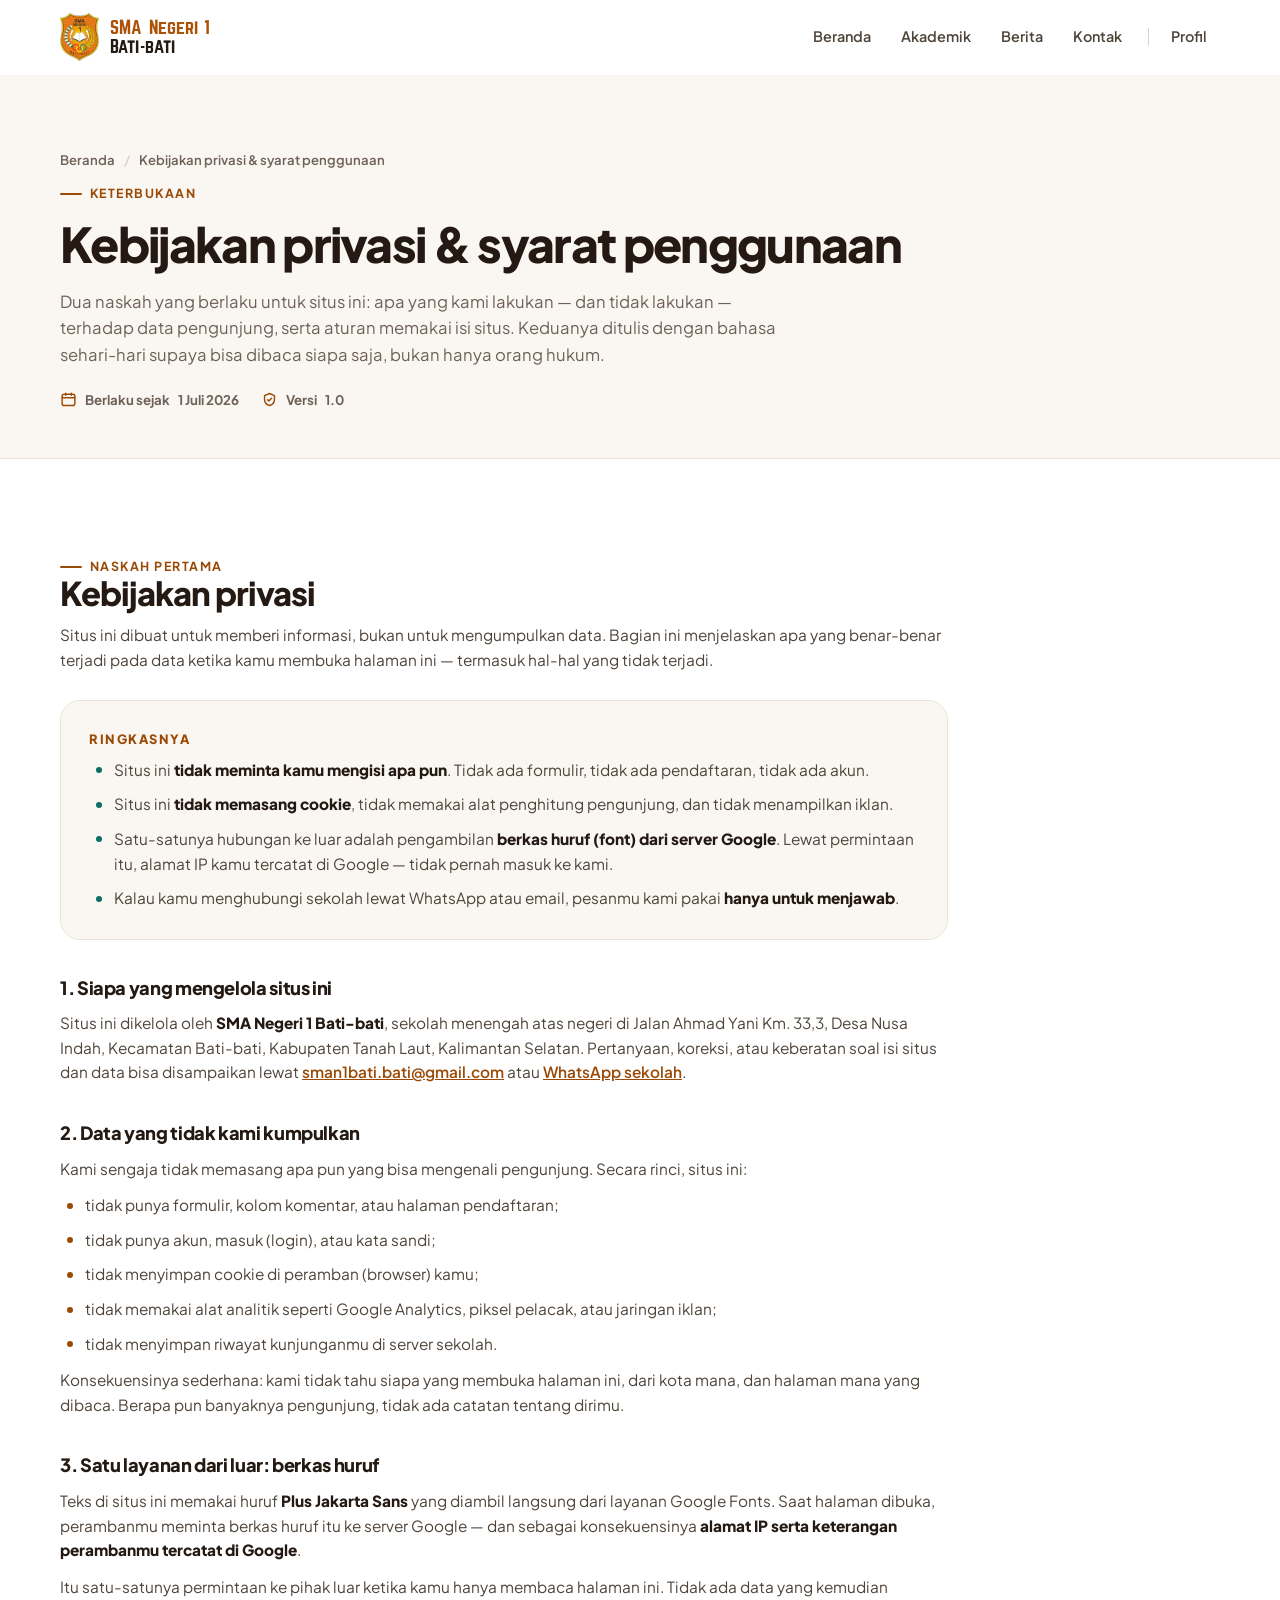
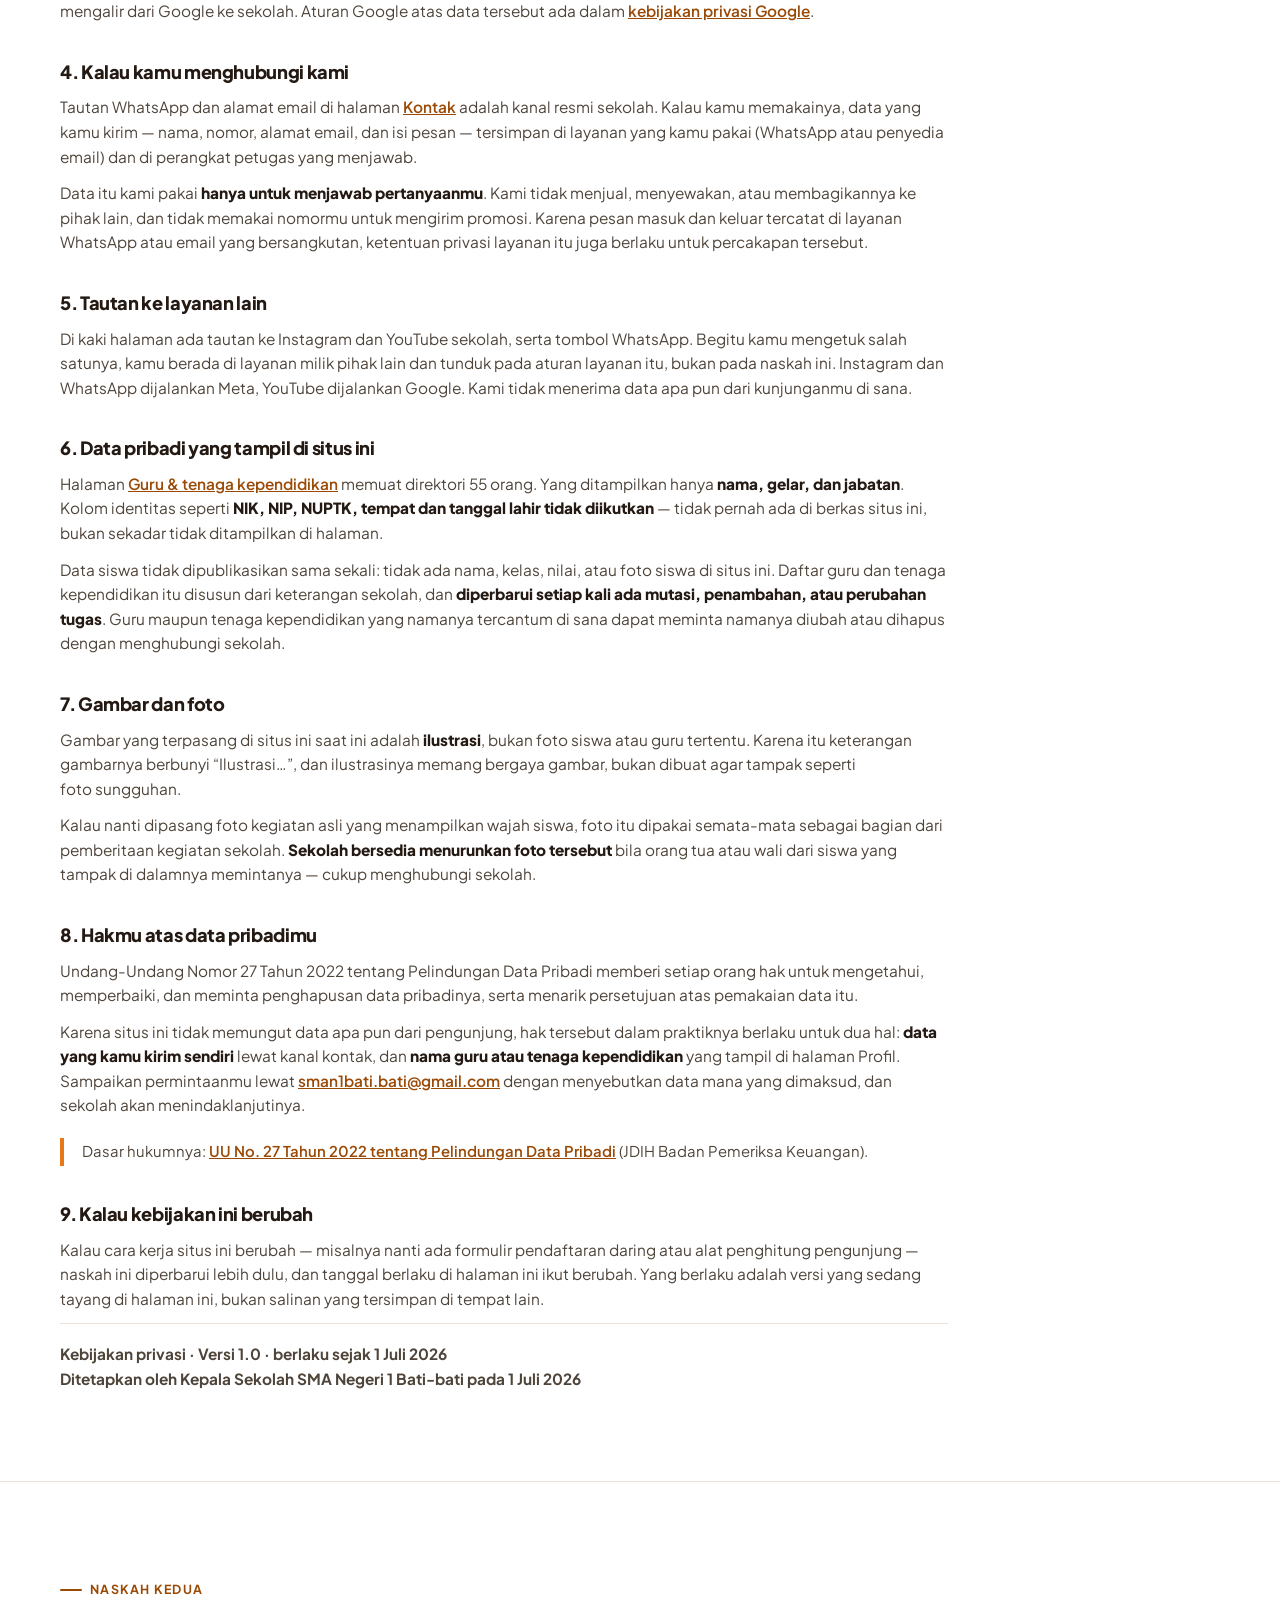
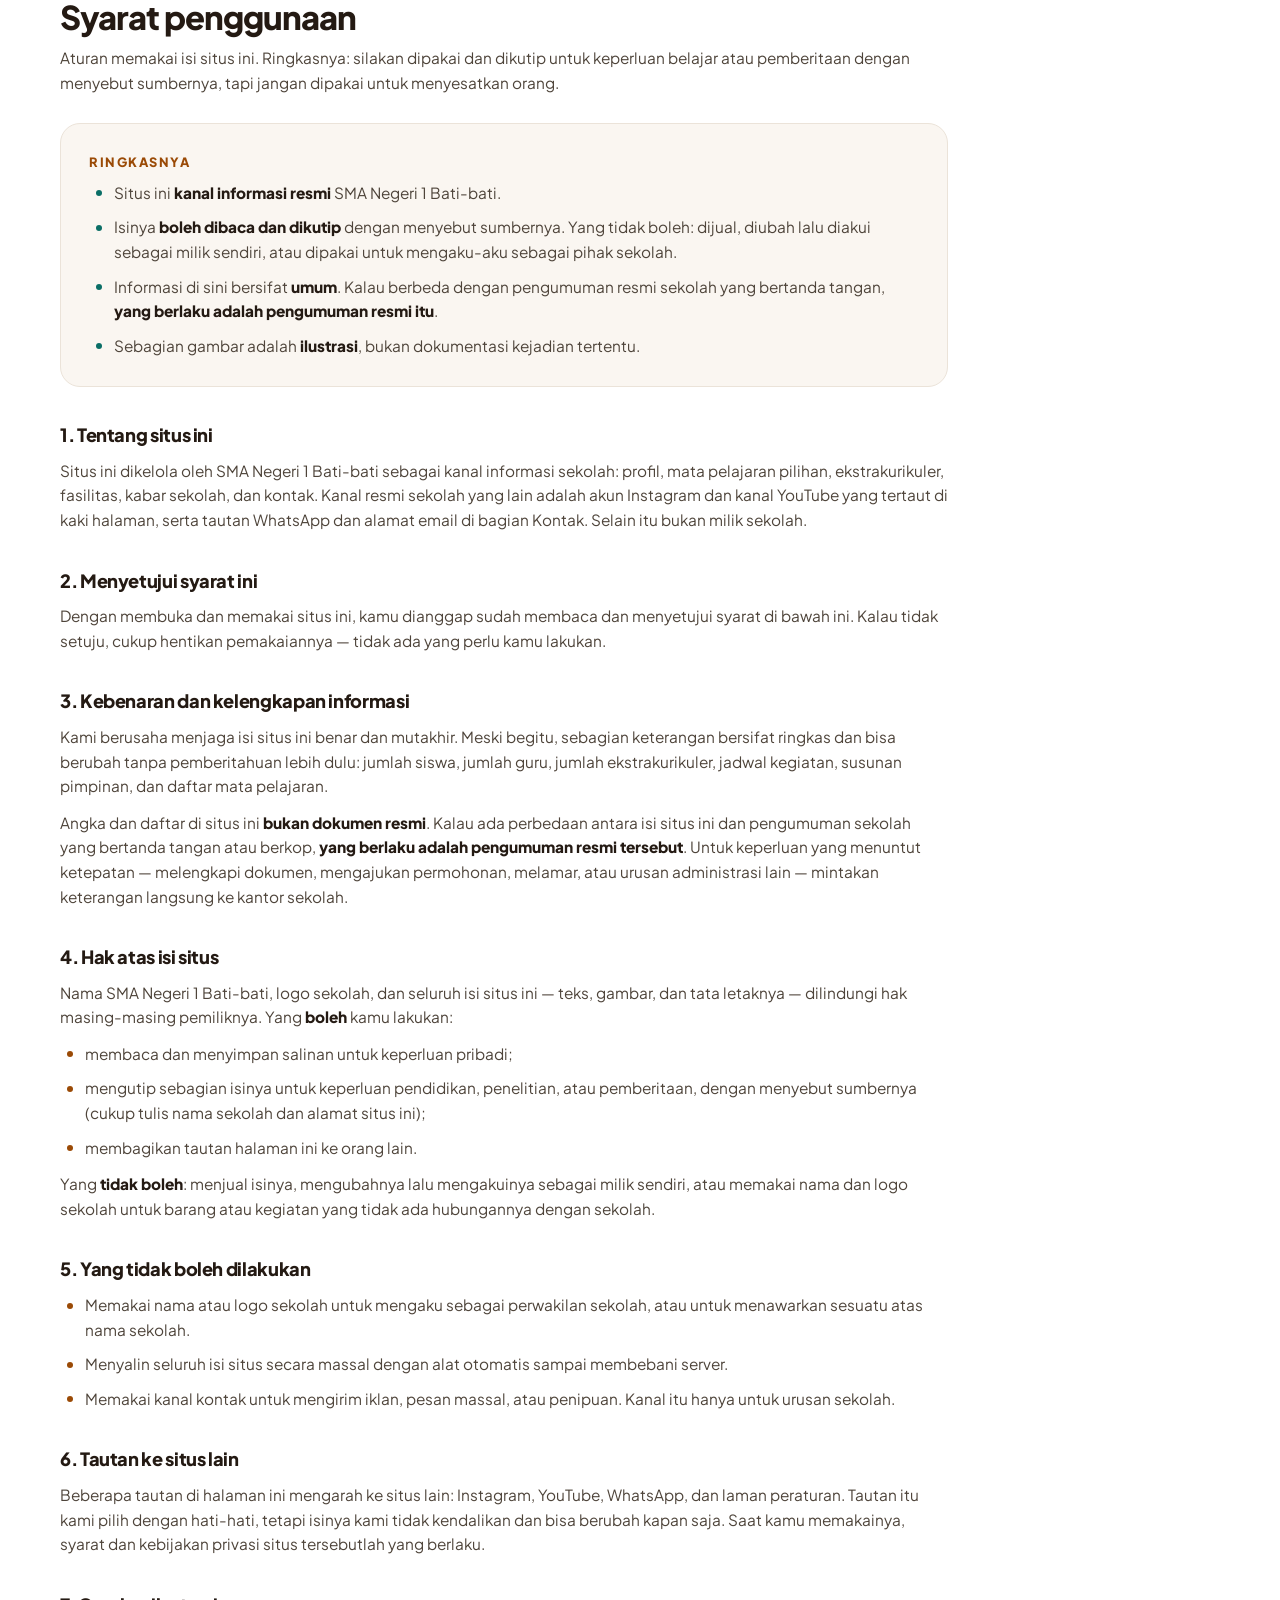
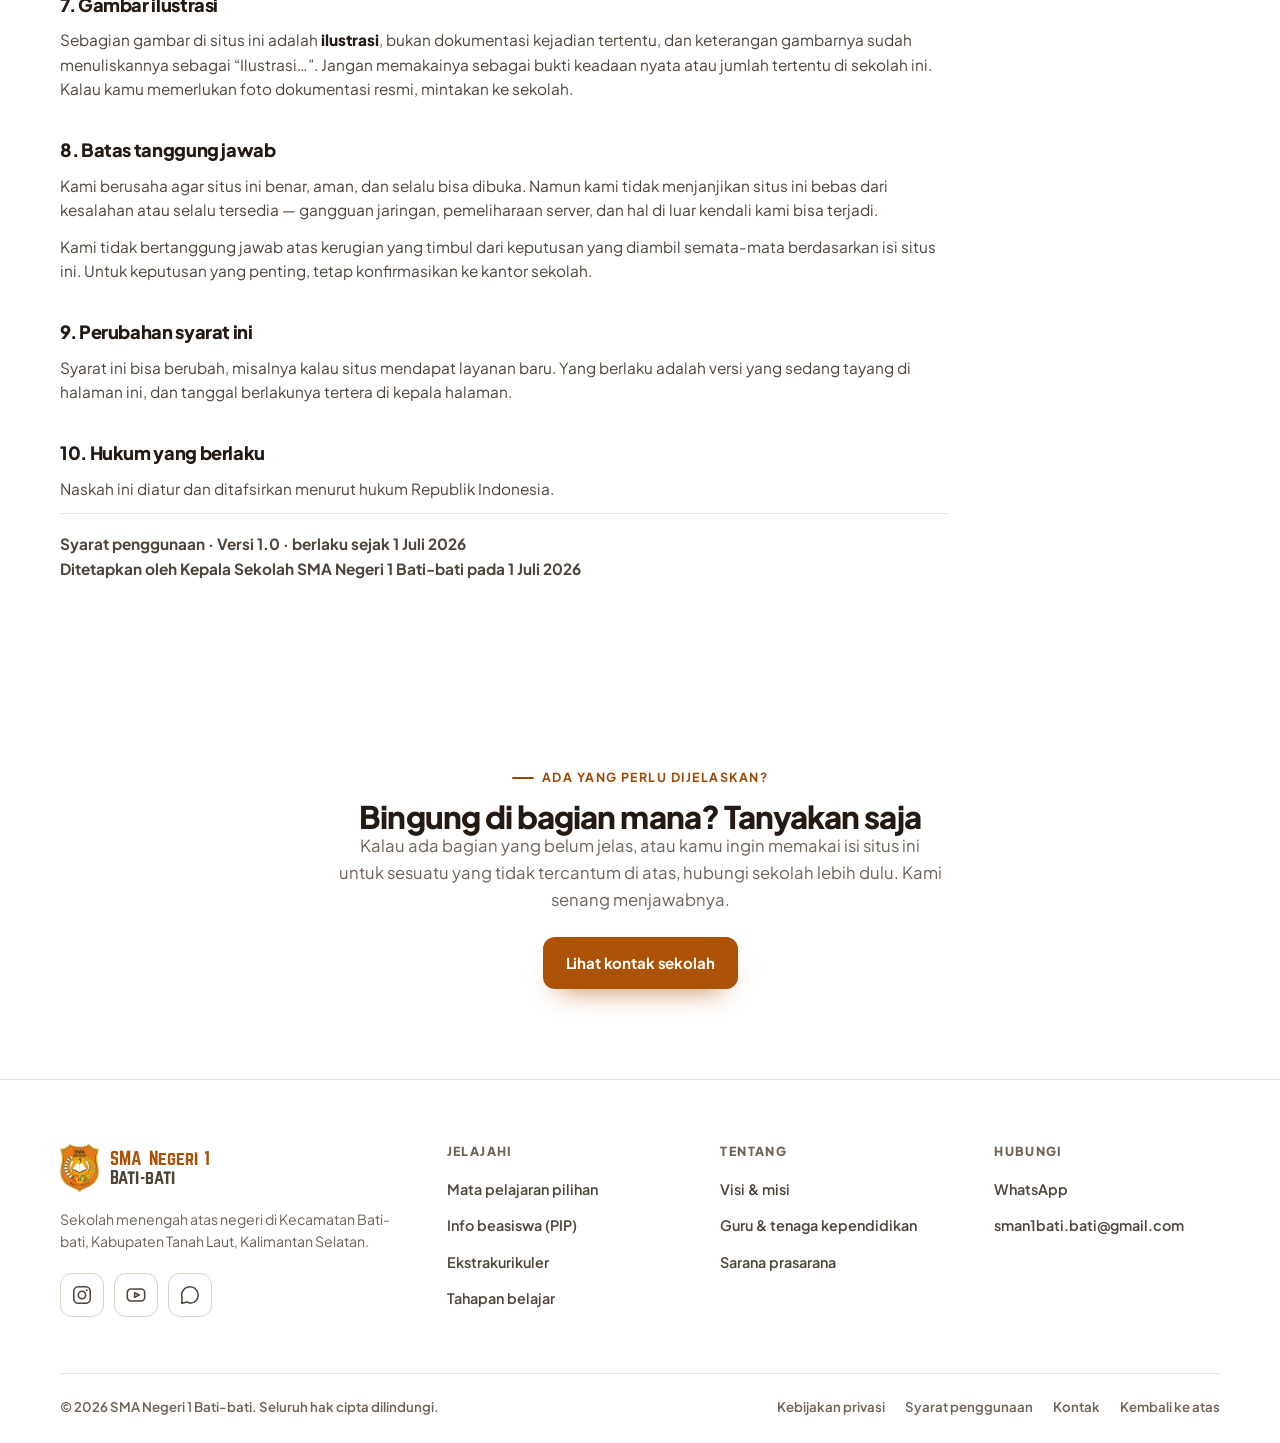
<file: kebijakan.html>
<!doctype html>
<!--
  ============================================================================
  HALAMAN KEBIJAKAN — SMA NEGERI 1 BATI-BATI
  Dua naskah dalam satu halaman:
      #privasi  → Kebijakan privasi
      #syarat   → Syarat penggunaan
  Tautan ke kedua bagian ini dipasang di BILAH BAWAH KAKI HALAMAN index.html
  dan profil.html. Jangan ditaruh di menu navbar — navbar hanya memuat
  bagian di beranda + satu halaman terpisah (Profil) yang sudah disepakati.

  Gaya (warna, huruf, bentuk) ada di assets/style.css — dipakai bersama
  index.html dan profil.html; halaman ini yang ketiga. Jangan menyalin CSS
  ke dalam berkas ini.

  ---------------------------------------------------------------------------
  NASKAH INI DITULIS DENGAN MENYEBUT KEADAAN SITUS APA ADANYA. Fakta yang
  dijadikan dasar (sudah diperiksa langsung di berkas situs ini):
    · tidak ada formulir, akun/login, cookie, alat analitik, atau iklan;
    · tidak ada skrip pihak ketiga — satu-satunya permintaan ke luar adalah
      berkas huruf Plus Jakarta Sans dari fonts.googleapis.com (lihat <link>
      di <head> ketiga halaman);
    · halaman Profil hanya memuat nama, gelar, dan jabatan guru/staf
      (NIK, NIP/NUPTK, tempat & tanggal lahir tidak pernah ikut);
    · tiga gambar yang terpasang saat ini adalah ILUSTRASI, bukan foto asli.

  Kalau salah satu fakta itu berubah, naskah ini WAJIB ikut diperbarui —
  bukan sekadar dilengkapi. Bagian yang paling mudah jadi bohong:
  butir "tidak memakai alat analitik" (kalau nanti dipasang statistik) dan
  butir "huruf diambil dari Google" (kalau fontnya nanti disimpan sendiri).

  ---------------------------------------------------------------------------
  KEPUTUSAN SEKOLAH — sudah diterapkan di dalam naskah (dikonfirmasi
  20 September 2026). Tidak ada lagi yang perlu diisi:
  1. TANGGAL BERLAKU: 1 Juli 2026. Ada di TIGA tempat — .dok-meta di kepala
     halaman, dan .dok-versi di penutup kedua naskah. Kalau berubah, ubah
     ketiganya sekaligus.
  2. PENGESAHAN: "Ditetapkan oleh Kepala Sekolah SMA Negeri 1 Bati-bati pada
     1 Juli 2026" — tanggalnya disamakan dengan tanggal berlaku. Nama kepala
     sekolah sengaja TIDAK ditulis; tambahkan sendiri di .dok-versi kalau
     naskahnya nanti ditandatangani.
  3. DUA JANJI PELAYANAN — disetujui sekolah:
       a. menurunkan foto bila orang tua/wali dari siswa yang tampak di foto
          memintanya → Kebijakan privasi, bagian "Gambar dan foto";
       b. mengubah atau menghapus data guru bila ada mutasi, penambahan, atau
          permintaan yang bersangkutan → bagian "Data pribadi yang tampil".
     Keduanya JANJI yang harus benar-benar dilayani. Kalau suatu saat sekolah
     tidak sanggup, hapus butirnya dari naskah — lebih baik tidak menjanjikan
     daripada menjanjikan lalu tidak dijalankan.
  4. EMAIL: sman1bati.bati@gmail.com — dipakai di bagian 1, bagian 8, dan kaki
     halaman. Sejak 20 September 2026 alamat ini dipakai di SELURUH situs
     (beranda, profil, kebijakan, termasuk data terstruktur untuk Google),
     menggantikan info@sman1batibati.sch.id yang sempat terpasang.

  ATURAN TAUTAN (sama seperti halaman lain): JANGAN pernah memakai href="#".
  Semua tautan di halaman ini sudah menuju tujuan yang benar-benar ada.
  ============================================================================
-->
<html lang="id">
<head>
<meta charset="utf-8">
<meta name="viewport" content="width=device-width, initial-scale=1">
<!-- Menandai bahwa JavaScript hidup. CSS memakai ini: animasi "muncul saat
     digulir" hanya disembunyikan kalau kelas ini ada. Kalau JS mati, seluruh
     isi halaman tetap terlihat. -->
<script>document.documentElement.className+=" js";</script>
<title>Kebijakan Privasi &amp; Syarat Penggunaan — SMA Negeri 1 Bati-bati</title>
<meta name="description" content="Kebijakan privasi dan syarat penggunaan situs SMA Negeri 1 Bati-bati: apa yang dilakukan (dan tidak dilakukan) terhadap data pengunjung, serta aturan memakai isi situs ini.">
<meta name="theme-color" content="#ffffff">
<meta property="og:type" content="website">
<meta property="og:title" content="Kebijakan Privasi &amp; Syarat Penggunaan — SMA Negeri 1 Bati-bati">
<meta property="og:description" content="Ditulis dengan bahasa sehari-hari: situs ini tidak memungut data pengunjung, dan cara memakai isinya.">
<meta property="og:image" content="assets/og-image.png">
<link rel="icon" href="assets/favicon-64.png" sizes="64x64">
<link rel="apple-touch-icon" href="assets/favicon-180.png">

<link rel="preconnect" href="https://fonts.googleapis.com">
<link rel="preconnect" href="https://fonts.gstatic.com" crossorigin>
<link href="https://fonts.googleapis.com/css2?family=Plus+Jakarta+Sans:wght@400;500;600;700;800&display=swap" rel="stylesheet">
<link rel="stylesheet" href="assets/style.css">
</head>
<body id="top">

<a class="skip" href="#konten">Lewati ke konten utama</a>

<header class="site-head" id="head">
  <div class="wrap head-in">
    <a class="brand" href="index.html" aria-label="SMA Negeri 1 Bati-bati — beranda">
      <img class="brand__logo" src="assets/logo-sman1-batibati.png" alt="" width="39" height="48">
      <span class="brand__text"><b>SMA Negeri 1</b><span>Bati-bati</span></span>
    </a>

    <nav class="nav" aria-label="Navigasi utama">
      <ul>
        <li><a href="index.html">Beranda</a></li>
        <li><a href="index.html#program">Akademik</a></li>
        <li><a href="index.html#prestasi">Berita</a></li>
        <li><a href="index.html#kontak">Kontak</a></li>
        <li class="nav-lain"><a href="profil.html">Profil</a></li>
      </ul>
    </nav>

    <div class="head-act">
      <button class="burger" id="burger" aria-expanded="false" aria-controls="mnav" aria-label="Buka menu">
        <svg class="i" viewBox="0 0 24 24" aria-hidden="true"><path d="M4 7h16M4 12h16M4 17h16"/></svg>
      </button>
    </div>
  </div>

  <div class="mnav" id="mnav">
    <div class="wrap">
      <ul>
        <li><a href="index.html">Beranda</a></li>
        <li><a href="index.html#program">Akademik</a></li>
        <li><a href="index.html#prestasi">Berita</a></li>
        <li><a href="index.html#kontak">Kontak</a></li>
        <li><a href="profil.html">Profil</a></li>
      </ul>
    </div>
  </div>
</header>

<main id="konten">

  <!-- ===================== KEPALA HALAMAN ===================== -->
  <div class="page-hero page-hero--surface">
    <div class="wrap">
      <nav class="crumb" aria-label="Remah roti">
        <a href="index.html">Beranda</a><i aria-hidden="true">/</i><span>Kebijakan privasi &amp; syarat penggunaan</span>
      </nav>
      <span class="eyebrow">Keterbukaan</span>
      <h1>Kebijakan privasi &amp; syarat penggunaan</h1>
      <p class="lede">Dua naskah yang berlaku untuk situs ini: apa yang kami lakukan — dan tidak lakukan — terhadap data pengunjung, serta aturan memakai isi situs. Keduanya ditulis dengan bahasa sehari-hari supaya bisa dibaca siapa saja, bukan hanya orang hukum.</p>

      <p class="dok-meta">
        <span>
          <svg class="i" viewBox="0 0 24 24" aria-hidden="true"><rect x="3" y="4.5" width="18" height="16" rx="3"/><path d="M3 9.5h18M8 3v3M16 3v3"/></svg>
          Berlaku sejak <b>1 Juli 2026</b>
        </span>
        <span>
          <svg class="i" viewBox="0 0 24 24" aria-hidden="true"><path d="M12 3.5l7 3v5.2c0 4-2.9 7.6-7 8.8-4.1-1.2-7-4.8-7-8.8V6.5l7-3Z"/><path d="M9.3 12.2l1.9 1.9 3.6-3.7"/></svg>
          Versi <b>1.0</b>
        </span>
      </p>
      <!-- TANGGAL BERLAKU: 1 Juli 2026 (keputusan sekolah, dikonfirmasi
           20 September 2026). Ada di TIGA tempat — baris ini dan .dok-versi
           di penutup kedua naskah. Kalau berubah, ubah ketiganya. -->
    </div>
  </div>

  <!-- ===================== KEBIJAKAN PRIVASI ===================== -->
  <section id="privasi" aria-labelledby="privasi-h">
    <div class="wrap">
      <div class="dok reveal">
        <span class="eyebrow">Naskah pertama</span>
        <h2 id="privasi-h">Kebijakan privasi</h2>
        <p class="dok-lead">Situs ini dibuat untuk memberi informasi, bukan untuk mengumpulkan data. Bagian ini menjelaskan apa yang benar-benar terjadi pada data ketika kamu membuka halaman ini — termasuk hal-hal yang tidak terjadi.</p>

        <div class="dok-ringkas">
          <div class="blok-label">Ringkasnya</div>
          <ul>
            <li>Situs ini <b>tidak meminta kamu mengisi apa pun</b>. Tidak ada formulir, tidak ada pendaftaran, tidak ada akun.</li>
            <li>Situs ini <b>tidak memasang cookie</b>, tidak memakai alat penghitung pengunjung, dan tidak menampilkan iklan.</li>
            <li>Satu-satunya hubungan ke luar adalah pengambilan <b>berkas huruf (font) dari server Google</b>. Lewat permintaan itu, alamat IP kamu tercatat di Google — tidak pernah masuk ke kami.</li>
            <li>Kalau kamu menghubungi sekolah lewat WhatsApp atau email, pesanmu kami pakai <b>hanya untuk menjawab</b>.</li>
          </ul>
        </div>

        <h3>1. Siapa yang mengelola situs ini</h3>
        <p>Situs ini dikelola oleh <b>SMA Negeri 1 Bati-bati</b>, sekolah menengah atas negeri di Jalan Ahmad Yani Km. 33,3, Desa Nusa Indah, Kecamatan Bati-bati, Kabupaten Tanah Laut, Kalimantan Selatan. Pertanyaan, koreksi, atau keberatan soal isi situs dan data bisa disampaikan lewat <a href="mailto:sman1bati.bati@gmail.com">sman1bati.bati@gmail.com</a> atau <a href="https://wa.me/message/DO777VAL4T66P1" target="_blank" rel="noopener">WhatsApp sekolah</a>.</p>

        <h3>2. Data yang tidak kami kumpulkan</h3>
        <p>Kami sengaja tidak memasang apa pun yang bisa mengenali pengunjung. Secara rinci, situs ini:</p>
        <ul>
          <li>tidak punya formulir, kolom komentar, atau halaman pendaftaran;</li>
          <li>tidak punya akun, masuk (login), atau kata sandi;</li>
          <li>tidak menyimpan cookie di peramban (browser) kamu;</li>
          <li>tidak memakai alat analitik seperti Google Analytics, piksel pelacak, atau jaringan iklan;</li>
          <li>tidak menyimpan riwayat kunjunganmu di server sekolah.</li>
        </ul>
        <p>Konsekuensinya sederhana: kami tidak tahu siapa yang membuka halaman ini, dari kota mana, dan halaman mana yang dibaca. Berapa pun banyaknya pengunjung, tidak ada catatan tentang dirimu.</p>

        <h3>3. Satu layanan dari luar: berkas huruf</h3>
        <p>Teks di situs ini memakai huruf <b>Plus Jakarta Sans</b> yang diambil langsung dari layanan Google Fonts. Saat halaman dibuka, perambanmu meminta berkas huruf itu ke server Google — dan sebagai konsekuensinya <b>alamat IP serta keterangan perambanmu tercatat di Google</b>.</p>
        <p>Itu satu-satunya permintaan ke pihak luar ketika kamu hanya membaca halaman ini. Tidak ada data yang kemudian mengalir dari Google ke sekolah. Aturan Google atas data tersebut ada dalam <a href="https://policies.google.com/privacy?hl=id" target="_blank" rel="noopener">kebijakan privasi Google</a>.</p>

        <h3>4. Kalau kamu menghubungi kami</h3>
        <p>Tautan WhatsApp dan alamat email di halaman <a href="index.html#kontak">Kontak</a> adalah kanal resmi sekolah. Kalau kamu memakainya, data yang kamu kirim — nama, nomor, alamat email, dan isi pesan — tersimpan di layanan yang kamu pakai (WhatsApp atau penyedia email) dan di perangkat petugas yang menjawab.</p>
        <p>Data itu kami pakai <b>hanya untuk menjawab pertanyaanmu</b>. Kami tidak menjual, menyewakan, atau membagikannya ke pihak lain, dan tidak memakai nomormu untuk mengirim promosi. Karena pesan masuk dan keluar tercatat di layanan WhatsApp atau email yang bersangkutan, ketentuan privasi layanan itu juga berlaku untuk percakapan tersebut.</p>

        <h3>5. Tautan ke layanan lain</h3>
        <p>Di kaki halaman ada tautan ke Instagram dan YouTube sekolah, serta tombol WhatsApp. Begitu kamu mengetuk salah satunya, kamu berada di layanan milik pihak lain dan tunduk pada aturan layanan itu, bukan pada naskah ini. Instagram dan WhatsApp dijalankan Meta, YouTube dijalankan Google. Kami tidak menerima data apa pun dari kunjunganmu di sana.</p>

        <h3>6. Data pribadi yang tampil di situs ini</h3>
        <p>Halaman <a href="profil.html#guru-staf">Guru &amp; tenaga kependidikan</a> memuat direktori 55 orang. Yang ditampilkan hanya <b>nama, gelar, dan jabatan</b>. Kolom identitas seperti <b>NIK, NIP, NUPTK, tempat dan tanggal lahir tidak diikutkan</b> — tidak pernah ada di berkas situs ini, bukan sekadar tidak ditampilkan di halaman.</p>
        <p>Data siswa tidak dipublikasikan sama sekali: tidak ada nama, kelas, nilai, atau foto siswa di situs ini. Daftar guru dan tenaga kependidikan itu disusun dari keterangan sekolah, dan <b>diperbarui setiap kali ada mutasi, penambahan, atau perubahan tugas</b>. Guru maupun tenaga kependidikan yang namanya tercantum di sana dapat meminta namanya diubah atau dihapus dengan menghubungi sekolah.</p>

        <h3>7. Gambar dan foto</h3>
        <p>Gambar yang terpasang di situs ini saat ini adalah <b>ilustrasi</b>, bukan foto siswa atau guru tertentu. Karena itu keterangan gambarnya berbunyi “Ilustrasi…”, dan ilustrasinya memang bergaya gambar, bukan dibuat agar tampak seperti foto sungguhan.</p>
        <p>Kalau nanti dipasang foto kegiatan asli yang menampilkan wajah siswa, foto itu dipakai semata-mata sebagai bagian dari pemberitaan kegiatan sekolah. <b>Sekolah bersedia menurunkan foto tersebut</b> bila orang tua atau wali dari siswa yang tampak di dalamnya memintanya — cukup menghubungi sekolah.</p>

        <h3>8. Hakmu atas data pribadimu</h3>
        <p>Undang-Undang Nomor 27 Tahun 2022 tentang Pelindungan Data Pribadi memberi setiap orang hak untuk mengetahui, memperbaiki, dan meminta penghapusan data pribadinya, serta menarik persetujuan atas pemakaian data itu.</p>
        <p>Karena situs ini tidak memungut data apa pun dari pengunjung, hak tersebut dalam praktiknya berlaku untuk dua hal: <b>data yang kamu kirim sendiri</b> lewat kanal kontak, dan <b>nama guru atau tenaga kependidikan</b> yang tampil di halaman Profil. Sampaikan permintaanmu lewat <a href="mailto:sman1bati.bati@gmail.com">sman1bati.bati@gmail.com</a> dengan menyebutkan data mana yang dimaksud, dan sekolah akan menindaklanjutinya.</p>
        <div class="dok-kotak">
          <p>Dasar hukumnya: <a href="https://peraturan.bpk.go.id/Details/229798/uu-no-27-tahun-2022" target="_blank" rel="noopener">UU No. 27 Tahun 2022 tentang Pelindungan Data Pribadi</a> (JDIH Badan Pemeriksa Keuangan).</p>
        </div>

        <h3>9. Kalau kebijakan ini berubah</h3>
        <p>Kalau cara kerja situs ini berubah — misalnya nanti ada formulir pendaftaran daring atau alat penghitung pengunjung — naskah ini diperbarui lebih dulu, dan tanggal berlaku di halaman ini ikut berubah. Yang berlaku adalah versi yang sedang tayang di halaman ini, bukan salinan yang tersimpan di tempat lain.</p>

        <p class="dok-versi">Kebijakan privasi · Versi 1.0 · berlaku sejak 1 Juli 2026<br>Ditetapkan oleh Kepala Sekolah SMA Negeri 1 Bati-bati pada 1 Juli 2026</p>
      </div>
    </div>
  </section>

  <!-- ===================== SYARAT PENGGUNAAN ===================== -->
  <section id="syarat" style="border-top:1px solid var(--line)" aria-labelledby="syarat-h">
    <div class="wrap">
      <div class="dok reveal">
        <span class="eyebrow">Naskah kedua</span>
        <h2 id="syarat-h">Syarat penggunaan</h2>
        <p class="dok-lead">Aturan memakai isi situs ini. Ringkasnya: silakan dipakai dan dikutip untuk keperluan belajar atau pemberitaan dengan menyebut sumbernya, tapi jangan dipakai untuk menyesatkan orang.</p>

        <div class="dok-ringkas">
          <div class="blok-label">Ringkasnya</div>
          <ul>
            <li>Situs ini <b>kanal informasi resmi</b> SMA Negeri 1 Bati-bati.</li>
            <li>Isinya <b>boleh dibaca dan dikutip</b> dengan menyebut sumbernya. Yang tidak boleh: dijual, diubah lalu diakui sebagai milik sendiri, atau dipakai untuk mengaku-aku sebagai pihak sekolah.</li>
            <li>Informasi di sini bersifat <b>umum</b>. Kalau berbeda dengan pengumuman resmi sekolah yang bertanda tangan, <b>yang berlaku adalah pengumuman resmi itu</b>.</li>
            <li>Sebagian gambar adalah <b>ilustrasi</b>, bukan dokumentasi kejadian tertentu.</li>
          </ul>
        </div>

        <h3>1. Tentang situs ini</h3>
        <p>Situs ini dikelola oleh SMA Negeri 1 Bati-bati sebagai kanal informasi sekolah: profil, mata pelajaran pilihan, ekstrakurikuler, fasilitas, kabar sekolah, dan kontak. Kanal resmi sekolah yang lain adalah akun Instagram dan kanal YouTube yang tertaut di kaki halaman, serta tautan WhatsApp dan alamat email di bagian Kontak. Selain itu bukan milik sekolah.</p>

        <h3>2. Menyetujui syarat ini</h3>
        <p>Dengan membuka dan memakai situs ini, kamu dianggap sudah membaca dan menyetujui syarat di bawah ini. Kalau tidak setuju, cukup hentikan pemakaiannya — tidak ada yang perlu kamu lakukan.</p>

        <h3>3. Kebenaran dan kelengkapan informasi</h3>
        <p>Kami berusaha menjaga isi situs ini benar dan mutakhir. Meski begitu, sebagian keterangan bersifat ringkas dan bisa berubah tanpa pemberitahuan lebih dulu: jumlah siswa, jumlah guru, jumlah ekstrakurikuler, jadwal kegiatan, susunan pimpinan, dan daftar mata pelajaran.</p>
        <p>Angka dan daftar di situs ini <b>bukan dokumen resmi</b>. Kalau ada perbedaan antara isi situs ini dan pengumuman sekolah yang bertanda tangan atau berkop, <b>yang berlaku adalah pengumuman resmi tersebut</b>. Untuk keperluan yang menuntut ketepatan — melengkapi dokumen, mengajukan permohonan, melamar, atau urusan administrasi lain — mintakan keterangan langsung ke kantor sekolah.</p>

        <h3>4. Hak atas isi situs</h3>
        <p>Nama SMA Negeri 1 Bati-bati, logo sekolah, dan seluruh isi situs ini — teks, gambar, dan tata letaknya — dilindungi hak masing-masing pemiliknya. Yang <b>boleh</b> kamu lakukan:</p>
        <ul>
          <li>membaca dan menyimpan salinan untuk keperluan pribadi;</li>
          <li>mengutip sebagian isinya untuk keperluan pendidikan, penelitian, atau pemberitaan, dengan menyebut sumbernya (cukup tulis nama sekolah dan alamat situs ini);</li>
          <li>membagikan tautan halaman ini ke orang lain.</li>
        </ul>
        <p>Yang <b>tidak boleh</b>: menjual isinya, mengubahnya lalu mengakuinya sebagai milik sendiri, atau memakai nama dan logo sekolah untuk barang atau kegiatan yang tidak ada hubungannya dengan sekolah.</p>

        <h3>5. Yang tidak boleh dilakukan</h3>
        <ul>
          <li>Memakai nama atau logo sekolah untuk mengaku sebagai perwakilan sekolah, atau untuk menawarkan sesuatu atas nama sekolah.</li>
          <li>Menyalin seluruh isi situs secara massal dengan alat otomatis sampai membebani server.</li>
          <li>Memakai kanal kontak untuk mengirim iklan, pesan massal, atau penipuan. Kanal itu hanya untuk urusan sekolah.</li>
        </ul>

        <h3>6. Tautan ke situs lain</h3>
        <p>Beberapa tautan di halaman ini mengarah ke situs lain: Instagram, YouTube, WhatsApp, dan laman peraturan. Tautan itu kami pilih dengan hati-hati, tetapi isinya kami tidak kendalikan dan bisa berubah kapan saja. Saat kamu memakainya, syarat dan kebijakan privasi situs tersebutlah yang berlaku.</p>

        <h3>7. Gambar ilustrasi</h3>
        <p>Sebagian gambar di situs ini adalah <b>ilustrasi</b>, bukan dokumentasi kejadian tertentu, dan keterangan gambarnya sudah menuliskannya sebagai “Ilustrasi…”. Jangan memakainya sebagai bukti keadaan nyata atau jumlah tertentu di sekolah ini. Kalau kamu memerlukan foto dokumentasi resmi, mintakan ke sekolah.</p>

        <h3>8. Batas tanggung jawab</h3>
        <p>Kami berusaha agar situs ini benar, aman, dan selalu bisa dibuka. Namun kami tidak menjanjikan situs ini bebas dari kesalahan atau selalu tersedia — gangguan jaringan, pemeliharaan server, dan hal di luar kendali kami bisa terjadi.</p>
        <p>Kami tidak bertanggung jawab atas kerugian yang timbul dari keputusan yang diambil semata-mata berdasarkan isi situs ini. Untuk keputusan yang penting, tetap konfirmasikan ke kantor sekolah.</p>

        <h3>9. Perubahan syarat ini</h3>
        <p>Syarat ini bisa berubah, misalnya kalau situs mendapat layanan baru. Yang berlaku adalah versi yang sedang tayang di halaman ini, dan tanggal berlakunya tertera di kepala halaman.</p>

        <h3>10. Hukum yang berlaku</h3>
        <p>Naskah ini diatur dan ditafsirkan menurut hukum Republik Indonesia.</p>

        <p class="dok-versi">Syarat penggunaan · Versi 1.0 · berlaku sejak 1 Juli 2026<br>Ditetapkan oleh Kepala Sekolah SMA Negeri 1 Bati-bati pada 1 Juli 2026</p>
      </div>
    </div>
  </section>

  <!-- ===================== AJAKAN ===================== -->
  <section aria-labelledby="ajak-h">
    <div class="wrap" style="text-align:center;max-width:62ch;margin-inline:auto">
      <span class="eyebrow" style="justify-content:center">Ada yang perlu dijelaskan?</span>
      <h2 id="ajak-h" style="font-size:clamp(1.4rem,2.7vw,1.95rem);font-weight:800;letter-spacing:-.03em;margin-top:12px">Bingung di bagian mana? Tanyakan saja</h2>
      <p class="lede" style="margin-inline:auto">Kalau ada bagian yang belum jelas, atau kamu ingin memakai isi situs ini untuk sesuatu yang tidak tercantum di atas, hubungi sekolah lebih dulu. Kami senang menjawabnya.</p>
      <div class="btn-row" style="justify-content:center;margin-top:24px">
        <a class="btn btn--primary" href="index.html#kontak">Lihat kontak sekolah</a>
      </div>
    </div>
  </section>

</main>

<footer class="foot">
  <div class="wrap">
    <div class="foot-grid">
      <div class="foot-col foot-brand">
        <a class="brand" href="index.html" aria-label="SMA Negeri 1 Bati-bati — beranda">
          <img class="brand__logo" src="assets/logo-sman1-batibati.png" alt="" width="39" height="48">
          <span class="brand__text"><b>SMA Negeri 1</b><span>Bati-bati</span></span>
        </a>
        <p>Sekolah menengah atas negeri di Kecamatan Bati-bati, Kabupaten Tanah Laut, Kalimantan Selatan.</p>
        <div class="socials">
          <a href="https://www.instagram.com/sman1bati_bati" target="_blank" rel="noopener" aria-label="Instagram sekolah"><svg class="i" viewBox="0 0 24 24" aria-hidden="true"><rect x="3" y="3" width="18" height="18" rx="5"/><circle cx="12" cy="12" r="4"/><circle cx="17.2" cy="6.8" r="1.1" fill="currentColor" stroke="none"/></svg></a>
          <a href="https://www.youtube.com/@smabat_bungas" target="_blank" rel="noopener" aria-label="Kanal YouTube sekolah"><svg class="i" viewBox="0 0 24 24" aria-hidden="true"><rect x="2.5" y="5.5" width="19" height="13" rx="4"/><path d="M10.5 9.5l5 2.5-5 2.5v-5Z"/></svg></a>
          <a href="https://wa.me/message/DO777VAL4T66P1" target="_blank" rel="noopener" aria-label="WhatsApp sekolah"><svg class="i" viewBox="0 0 24 24" aria-hidden="true"><path d="M12 21a9 9 0 1 0-8.6-6L3 21l6-1.4A9 9 0 0 0 12 21Z"/></svg></a>
        </div>
      </div>

      <div class="foot-col">
        <h3>Jelajahi</h3>
        <ul>
          <li><a href="index.html#program">Mata pelajaran pilihan</a></li>
          <li><a href="index.html#beasiswa">Info beasiswa (PIP)</a></li>
          <li><a href="index.html#ekskul">Ekstrakurikuler</a></li>
          <li><a href="index.html#tahap">Tahapan belajar</a></li>
        </ul>
      </div>

      <div class="foot-col">
        <h3>Tentang</h3>
        <ul>
          <li><a href="profil.html">Visi &amp; misi</a></li>
          <li><a href="profil.html#guru-staf">Guru &amp; tenaga kependidikan</a></li>
          <li><a href="index.html#fasilitas">Sarana prasarana</a></li>
        </ul>
      </div>

      <div class="foot-col">
        <h3>Hubungi</h3>
        <ul>
          <li><a href="https://wa.me/message/DO777VAL4T66P1" target="_blank" rel="noopener">WhatsApp</a></li>
          <li><a href="mailto:sman1bati.bati@gmail.com">sman1bati.bati@gmail.com</a></li>
        </ul>
      </div>
    </div>

    <div class="foot-bottom">
      <p>© <span id="yr">2026</span> SMA Negeri 1 Bati-bati. Seluruh hak cipta dilindungi.</p>
      <ul>
        <li><a href="#privasi">Kebijakan privasi</a></li>
        <li><a href="#syarat">Syarat penggunaan</a></li>
        <li><a href="index.html#kontak">Kontak</a></li>
        <li><a href="#top">Kembali ke atas</a></li>
      </ul>
    </div>
  </div>
</footer>

<script>
(function () {
  "use strict";

  /* ---- tahun berjalan ---- */
  var yr = document.getElementById("yr");
  if (yr) yr.textContent = new Date().getFullYear();

  /* ---- menu mobile ---- */
  var burger = document.getElementById("burger");
  var mnav = document.getElementById("mnav");
  if (burger && mnav) {
    var tutup = function () {
      mnav.classList.remove("is-open");
      burger.setAttribute("aria-expanded", "false");
      burger.setAttribute("aria-label", "Buka menu");
    };
    burger.addEventListener("click", function () {
      var terbuka = mnav.classList.toggle("is-open");
      burger.setAttribute("aria-expanded", terbuka ? "true" : "false");
      burger.setAttribute("aria-label", terbuka ? "Tutup menu" : "Buka menu");
    });
    mnav.addEventListener("click", function (e) {
      if (e.target.closest("a")) tutup();
    });
    document.addEventListener("keydown", function (e) {
      if (e.key === "Escape" && mnav.classList.contains("is-open")) {
        tutup();
        burger.focus();
      }
    });
  }

  /* ---- animasi muncul saat digulir ---- */
  var blok = document.querySelectorAll(".reveal");
  if ("IntersectionObserver" in window) {
    var amat = new IntersectionObserver(function (entries) {
      entries.forEach(function (en) {
        if (en.isIntersecting) { en.target.classList.add("in"); amat.unobserve(en.target); }
      });
    }, { rootMargin: "0px 0px -60px 0px", threshold: 0.06 });
    blok.forEach(function (b) { amat.observe(b); });
  } else {
    blok.forEach(function (b) { b.classList.add("in"); });
  }
})();
</script>
</body>
</html>
</file>
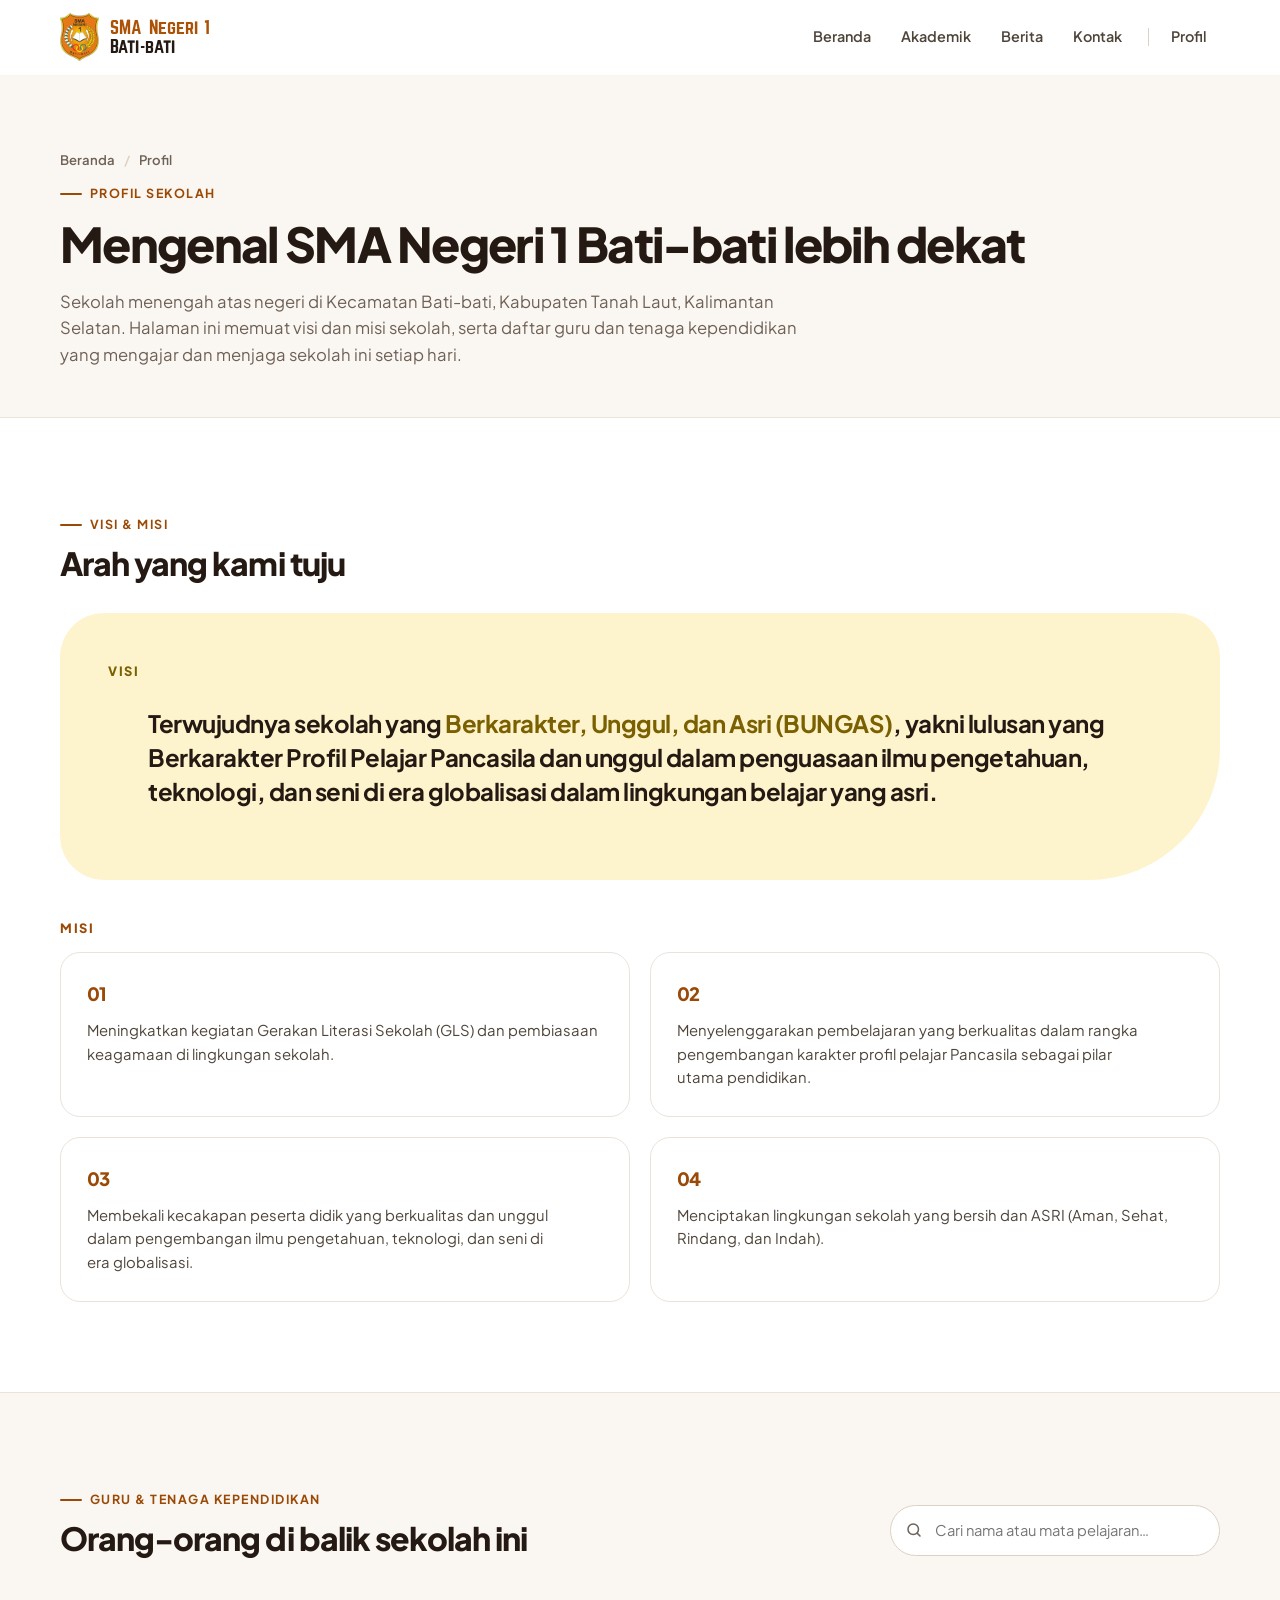
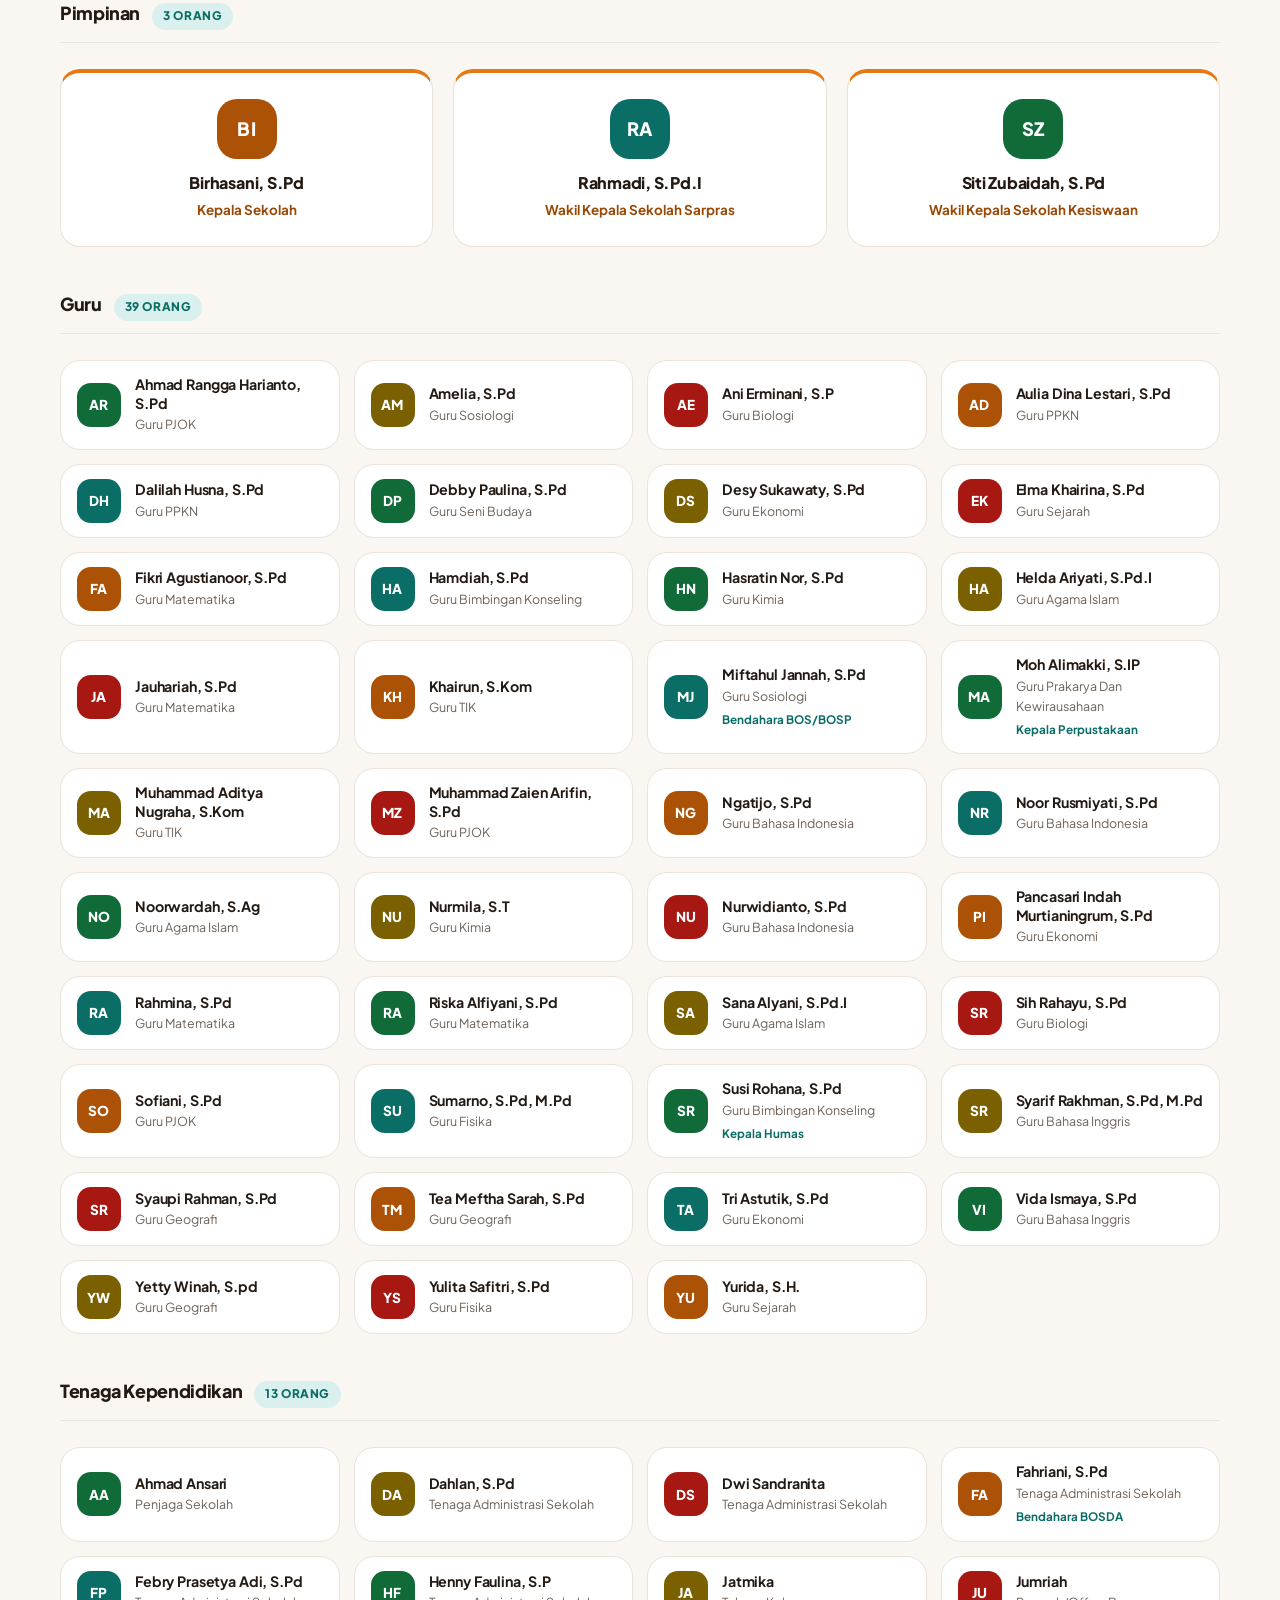
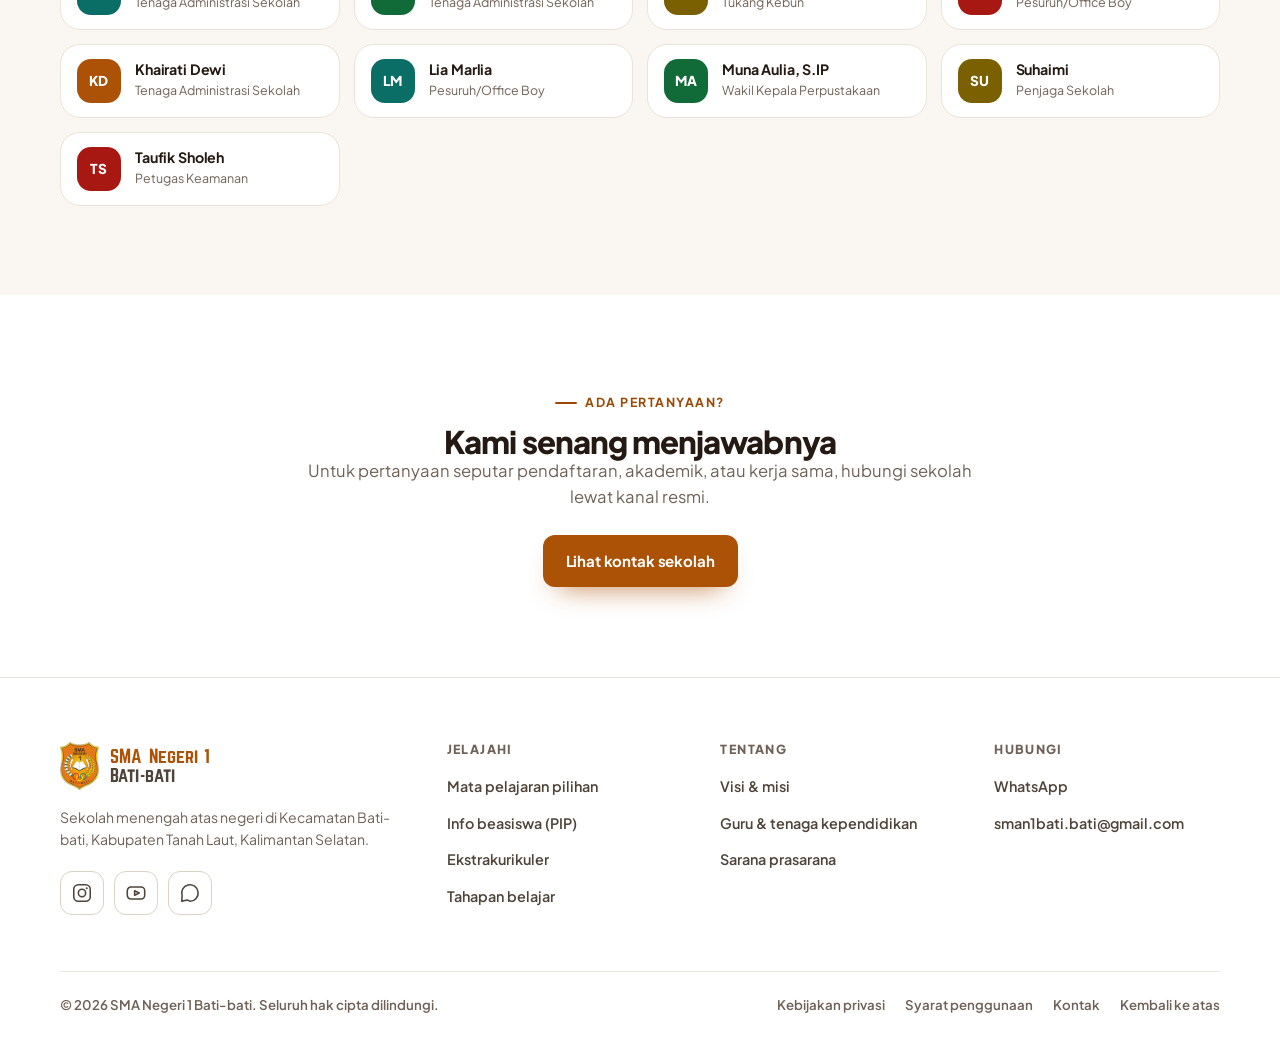
<file: profil.html>
<!doctype html>
<!--
  ============================================================================
  HALAMAN PROFIL — SMA NEGERI 1 BATI-BATI
  Berisi: visi & misi sekolah + direktori guru dan tenaga kependidikan.

  Gaya (warna, huruf, bentuk) ada di assets/style.css, dipakai bersama
  index.html. Jangan menyalin CSS ke dalam berkas ini.

  ---------------------------------------------------------------------------
  DATA GURU & STAF
  Daftar diambil dari ekspor Dapodik sekolah. HANYA nama, gelar, dan jabatan
  yang ditampilkan. Kolom identitas pribadi SENGAJA TIDAK diikutkan:
  NIK, NIP, NUPTK, tempat lahir, tanggal lahir. Jangan pernah menambahkan
  kolom-kolom itu ke halaman ini.

  Kalau ada perubahan guru/staf, perbarui lewat kelola-berita.html? Tidak —
  direktori ini diperbarui dengan menjalankan ulang skrip pengolah Dapodik.
  ============================================================================
-->
<html lang="id">
<head>
<meta charset="utf-8">
<meta name="viewport" content="width=device-width, initial-scale=1">
<!-- Menandai bahwa JavaScript hidup. CSS memakai ini: animasi "muncul saat
     digulir" hanya disembunyikan kalau kelas ini ada. Kalau JS mati, seluruh
     isi halaman tetap terlihat. -->
<script>document.documentElement.className+=" js";</script>
<title>Profil Sekolah — SMA Negeri 1 Bati-bati</title>
<meta name="description" content="Visi, misi, serta daftar guru dan tenaga kependidikan SMA Negeri 1 Bati-bati, Kabupaten Tanah Laut, Kalimantan Selatan.">
<meta name="theme-color" content="#ffffff">
<meta property="og:type" content="website">
<meta property="og:title" content="Profil Sekolah — SMA Negeri 1 Bati-bati">
<meta property="og:description" content="Visi, misi, serta daftar guru dan tenaga kependidikan.">
<meta property="og:image" content="assets/og-image.png">
<link rel="icon" href="assets/favicon-64.png" sizes="64x64">
<link rel="apple-touch-icon" href="assets/favicon-180.png">

<link rel="preconnect" href="https://fonts.googleapis.com">
<link rel="preconnect" href="https://fonts.gstatic.com" crossorigin>
<link href="https://fonts.googleapis.com/css2?family=Plus+Jakarta+Sans:wght@400;500;600;700;800&display=swap" rel="stylesheet">
<link rel="stylesheet" href="assets/style.css">
</head>
<body id="top">

<a class="skip" href="#konten">Lewati ke konten utama</a>

<header class="site-head" id="head">
  <div class="wrap head-in">
    <a class="brand" href="index.html" aria-label="SMA Negeri 1 Bati-bati — beranda">
      <img class="brand__logo" src="assets/logo-sman1-batibati.png" alt="" width="39" height="48">
      <span class="brand__text"><b>SMA Negeri 1</b><span>Bati-bati</span></span>
    </a>

    <nav class="nav" aria-label="Navigasi utama">
      <ul>
        <li><a href="index.html">Beranda</a></li>
        <li><a href="index.html#program">Akademik</a></li>
        <li><a href="index.html#prestasi">Berita</a></li>
        <li><a href="index.html#kontak">Kontak</a></li>
        <li class="nav-lain"><a href="profil.html" aria-current="page">Profil</a></li>
      </ul>
    </nav>

    <div class="head-act">
      <button class="burger" id="burger" aria-expanded="false" aria-controls="mnav" aria-label="Buka menu">
        <svg class="i" viewBox="0 0 24 24" aria-hidden="true"><path d="M4 7h16M4 12h16M4 17h16"/></svg>
      </button>
    </div>
  </div>

  <div class="mnav" id="mnav">
    <div class="wrap">
      <ul>
        <li><a href="index.html">Beranda</a></li>
        <li><a href="index.html#program">Akademik</a></li>
        <li><a href="index.html#prestasi">Berita</a></li>
        <li><a href="index.html#kontak">Kontak</a></li>
        <li><a href="profil.html" aria-current="page">Profil</a></li>
      </ul>
    </div>
  </div>
</header>

<main id="konten">

  <!-- ===================== KEPALA HALAMAN ===================== -->
  <div class="page-hero page-hero--surface">
    <div class="wrap">
      <nav class="crumb" aria-label="Remah roti">
        <a href="index.html">Beranda</a><i aria-hidden="true">/</i><span>Profil</span>
      </nav>
      <span class="eyebrow">Profil sekolah</span>
      <h1>Mengenal SMA Negeri 1 Bati-bati lebih dekat</h1>
      <p class="lede">Sekolah menengah atas negeri di Kecamatan Bati-bati, Kabupaten Tanah Laut, Kalimantan Selatan. Halaman ini memuat visi dan misi sekolah, serta daftar guru dan tenaga kependidikan yang mengajar dan menjaga sekolah ini setiap hari.</p>
    </div>
  </div>

  <!-- ===================== VISI ===================== -->
  <section aria-labelledby="visi-h">
    <div class="wrap">
      <!-- VISI & MISI RESMI SMAN 1 BATI-BATI.
           Naskah ini dari sekolah. Kalau ada pembaruan, ganti kalimat di
           dalam <blockquote> (visi) dan kartu-kartu .misi-card (misi).
           Grid misi = dua kolom di layar lebar, satu kolom di layar kecil. -->
      <div class="reveal">
        <span class="eyebrow">Visi &amp; misi</span>
        <h2 id="visi-h" style="font-size:clamp(1.45rem,2.8vw,2rem);font-weight:800;letter-spacing:-.03em;margin-top:12px">Arah yang kami tuju</h2>
      </div>

      <div class="visi-box reveal" data-d="1" style="margin-top:clamp(22px,3vw,32px)">
        <div class="blok-label">Visi</div>
        <blockquote>Terwujudnya sekolah yang <em>Berkarakter, Unggul, dan Asri (BUNGAS)</em>, yakni lulusan yang Berkarakter Profil Pelajar Pancasila dan unggul dalam penguasaan ilmu pengetahuan, teknologi, dan seni di era globalisasi dalam lingkungan belajar yang asri.</blockquote>
      </div>

      <div class="reveal" data-d="2" style="margin-top:clamp(26px,3.4vw,38px)">
        <div class="blok-label">Misi</div>
        <div class="misi-grid">
          <div class="misi-card"><span class="no">01</span><p>Meningkatkan kegiatan Gerakan Literasi Sekolah (GLS) dan pembiasaan keagamaan di lingkungan sekolah.</p></div>
          <div class="misi-card"><span class="no">02</span><p>Menyelenggarakan pembelajaran yang berkualitas dalam rangka pengembangan karakter profil pelajar Pancasila sebagai pilar utama pendidikan.</p></div>
          <div class="misi-card"><span class="no">03</span><p>Membekali kecakapan peserta didik yang berkualitas dan unggul dalam pengembangan ilmu pengetahuan, teknologi, dan seni di era globalisasi.</p></div>
          <div class="misi-card"><span class="no">04</span><p>Menciptakan lingkungan sekolah yang bersih dan ASRI (Aman, Sehat, Rindang, dan Indah).</p></div>
        </div>
      </div>
    </div>
  </section>

  <!-- ===================== GURU & STAF ===================== -->
  <section id="guru-staf" style="background:var(--surface);border-top:1px solid var(--line)" aria-labelledby="staf-h">
    <div class="wrap">
      <div class="staf-head">
        <div class="reveal">
          <span class="eyebrow">Guru &amp; tenaga kependidikan</span>
          <h2 id="staf-h" style="font-size:clamp(1.45rem,2.8vw,2rem);font-weight:800;letter-spacing:-.03em;margin-top:12px">Orang-orang di balik sekolah ini</h2>
        </div>
        <div class="pencarian reveal" data-d="1">
          <svg viewBox="0 0 24 24" fill="none" stroke="currentColor" stroke-width="2" stroke-linecap="round" aria-hidden="true"><circle cx="11" cy="11" r="7"/><path d="m20 20-3.5-3.5"/></svg>
          <label class="sr" for="cari" style="position:absolute;width:1px;height:1px;overflow:hidden;clip:rect(0 0 0 0)">Cari nama atau mata pelajaran</label>
          <input type="search" id="cari" placeholder="Cari nama atau mata pelajaran…" autocomplete="off">
        </div>
      </div>

            <div class="staf-grup reveal">
        <div class="staf-grup__judul"><h3>Pimpinan</h3><span class="jumlah">3 orang</span></div>
        <div class="pim-grid">
      <article class="pim-card" data-cari="birhasani guru bahasa indonesia bahasa indonesia kepala sekolah">
        <span class="ava ava--lg" style="--c:var(--brand-btn)" aria-hidden="true">BI</span>
        <b>Birhasani, S.Pd</b>
        <span class="peran">Kepala Sekolah</span>
      </article>
      <article class="pim-card" data-cari="rahmadi guru bahasa arab bahasa arab wakil kepala sekolah sarpras">
        <span class="ava ava--lg" style="--c:var(--teal-deep)" aria-hidden="true">RA</span>
        <b>Rahmadi, S.Pd.I</b>
        <span class="peran">Wakil Kepala Sekolah Sarpras</span>
      </article>
      <article class="pim-card" data-cari="siti zubaidah guru bimbingan konseling bimbingan dan konseling (konselor) wakil kepala sekolah kesiswaan">
        <span class="ava ava--lg" style="--c:var(--green-ink)" aria-hidden="true">SZ</span>
        <b>Siti Zubaidah, S.Pd</b>
        <span class="peran">Wakil Kepala Sekolah Kesiswaan</span>
      </article>
        </div>
      </div>
      <div class="staf-grup reveal">
        <div class="staf-grup__judul"><h3>Guru</h3><span class="jumlah">39 orang</span></div>
        <div class="staf-grid">
      <article class="staf-card" data-cari="ahmad rangga harianto guru pjok pendidikan jasmani, olahraga, dan kesehatan ">
        <span class="ava" style="--c:var(--green-ink)" aria-hidden="true">AR</span>
        <span>
          <b>Ahmad Rangga Harianto, S.Pd</b>
          <span class="peran">Guru PJOK</span>
        </span>
      </article>
      <article class="staf-card" data-cari="amelia guru sosiologi sosiologi ">
        <span class="ava" style="--c:var(--gold-ink)" aria-hidden="true">AM</span>
        <span>
          <b>Amelia, S.Pd</b>
          <span class="peran">Guru Sosiologi</span>
        </span>
      </article>
      <article class="staf-card" data-cari="ani erminani guru biologi biologi ">
        <span class="ava" style="--c:var(--red-ink)" aria-hidden="true">AE</span>
        <span>
          <b>Ani Erminani, S.P</b>
          <span class="peran">Guru Biologi</span>
        </span>
      </article>
      <article class="staf-card" data-cari="aulia dina lestari guru ppkn pendidikan kewarganegaraan (pkn) ">
        <span class="ava" style="--c:var(--brand-btn)" aria-hidden="true">AD</span>
        <span>
          <b>Aulia Dina Lestari, S.Pd</b>
          <span class="peran">Guru PPKN</span>
        </span>
      </article>
      <article class="staf-card" data-cari="dalilah husna guru ppkn pendidikan kewarganegaraan (pkn), pendidikan pancasila dan kewarganegaraan ">
        <span class="ava" style="--c:var(--teal-deep)" aria-hidden="true">DH</span>
        <span>
          <b>Dalilah Husna, S.Pd</b>
          <span class="peran">Guru PPKN</span>
        </span>
      </article>
      <article class="staf-card" data-cari="debby paulina guru seni budaya administrasi pendidikan ">
        <span class="ava" style="--c:var(--green-ink)" aria-hidden="true">DP</span>
        <span>
          <b>Debby Paulina, S.Pd</b>
          <span class="peran">Guru Seni Budaya</span>
        </span>
      </article>
      <article class="staf-card" data-cari="desy sukawaty guru ekonomi ekonomi ">
        <span class="ava" style="--c:var(--gold-ink)" aria-hidden="true">DS</span>
        <span>
          <b>Desy Sukawaty, S.Pd</b>
          <span class="peran">Guru Ekonomi</span>
        </span>
      </article>
      <article class="staf-card" data-cari="elma khairina guru sejarah sejarah ">
        <span class="ava" style="--c:var(--red-ink)" aria-hidden="true">EK</span>
        <span>
          <b>Elma Khairina, S.Pd</b>
          <span class="peran">Guru Sejarah</span>
        </span>
      </article>
      <article class="staf-card" data-cari="fikri agustianoor guru matematika matematika ">
        <span class="ava" style="--c:var(--brand-btn)" aria-hidden="true">FA</span>
        <span>
          <b>Fikri Agustianoor, S.Pd</b>
          <span class="peran">Guru Matematika</span>
        </span>
      </article>
      <article class="staf-card" data-cari="hamdiah guru bimbingan konseling bimbingan dan konseling, keterampilan ">
        <span class="ava" style="--c:var(--teal-deep)" aria-hidden="true">HA</span>
        <span>
          <b>Hamdiah, S.Pd</b>
          <span class="peran">Guru Bimbingan Konseling</span>
        </span>
      </article>
      <article class="staf-card" data-cari="hasratin nor guru kimia kimia ">
        <span class="ava" style="--c:var(--green-ink)" aria-hidden="true">HN</span>
        <span>
          <b>Hasratin Nor, S.Pd</b>
          <span class="peran">Guru Kimia</span>
        </span>
      </article>
      <article class="staf-card" data-cari="helda ariyati guru agama islam pendidikan agama islam ">
        <span class="ava" style="--c:var(--gold-ink)" aria-hidden="true">HA</span>
        <span>
          <b>Helda Ariyati, S.Pd.I</b>
          <span class="peran">Guru Agama Islam</span>
        </span>
      </article>
      <article class="staf-card" data-cari="jauhariah guru matematika pendidikan matematika ">
        <span class="ava" style="--c:var(--red-ink)" aria-hidden="true">JA</span>
        <span>
          <b>Jauhariah, S.Pd</b>
          <span class="peran">Guru Matematika</span>
        </span>
      </article>
      <article class="staf-card" data-cari="khairun guru tik teknologi informasi dan komunikasi (tik), ekonomi, kewirausahaan ">
        <span class="ava" style="--c:var(--brand-btn)" aria-hidden="true">KH</span>
        <span>
          <b>Khairun, S.Kom</b>
          <span class="peran">Guru TIK</span>
        </span>
      </article>
      <article class="staf-card" data-cari="miftahul jannah guru sosiologi sosiologi bendahara bos/bosp">
        <span class="ava" style="--c:var(--teal-deep)" aria-hidden="true">MJ</span>
        <span>
          <b>Miftahul Jannah, S.Pd</b>
          <span class="peran">Guru Sosiologi</span>
          <span class="tambahan">Bendahara BOS/BOSP</span>
        </span>
      </article>
      <article class="staf-card" data-cari="moh alimakki guru prakarya dan kewirausahaan ilmu perpustakaan, teknik komputer dan jaringan kepala perpustakaan">
        <span class="ava" style="--c:var(--green-ink)" aria-hidden="true">MA</span>
        <span>
          <b>Moh Alimakki, S.IP</b>
          <span class="peran">Guru Prakarya Dan Kewirausahaan</span>
          <span class="tambahan">Kepala Perpustakaan</span>
        </span>
      </article>
      <article class="staf-card" data-cari="muhammad aditya nugraha guru tik informatika ">
        <span class="ava" style="--c:var(--gold-ink)" aria-hidden="true">MA</span>
        <span>
          <b>Muhammad Aditya Nugraha, S.Kom</b>
          <span class="peran">Guru TIK</span>
        </span>
      </article>
      <article class="staf-card" data-cari="muhammad zaien arifin guru pjok pendidikan jasmani dan kesehatan ">
        <span class="ava" style="--c:var(--red-ink)" aria-hidden="true">MZ</span>
        <span>
          <b>Muhammad Zaien Arifin, S.Pd</b>
          <span class="peran">Guru PJOK</span>
        </span>
      </article>
      <article class="staf-card" data-cari="ngatijo guru bahasa indonesia pendidikan bahasa dan sastra indonesia ">
        <span class="ava" style="--c:var(--brand-btn)" aria-hidden="true">NG</span>
        <span>
          <b>Ngatijo, S.Pd</b>
          <span class="peran">Guru Bahasa Indonesia</span>
        </span>
      </article>
      <article class="staf-card" data-cari="noor rusmiyati guru bahasa indonesia bahasa indonesia ">
        <span class="ava" style="--c:var(--teal-deep)" aria-hidden="true">NR</span>
        <span>
          <b>Noor Rusmiyati, S.Pd</b>
          <span class="peran">Guru Bahasa Indonesia</span>
        </span>
      </article>
      <article class="staf-card" data-cari="noorwardah guru agama islam pendidikan agama islam ">
        <span class="ava" style="--c:var(--green-ink)" aria-hidden="true">NO</span>
        <span>
          <b>Noorwardah, S.Ag</b>
          <span class="peran">Guru Agama Islam</span>
        </span>
      </article>
      <article class="staf-card" data-cari="nurmila guru kimia lainnya ">
        <span class="ava" style="--c:var(--gold-ink)" aria-hidden="true">NU</span>
        <span>
          <b>Nurmila, S.T</b>
          <span class="peran">Guru Kimia</span>
        </span>
      </article>
      <article class="staf-card" data-cari="nurwidianto guru bahasa indonesia bahasa indonesia ">
        <span class="ava" style="--c:var(--red-ink)" aria-hidden="true">NU</span>
        <span>
          <b>Nurwidianto, S.Pd</b>
          <span class="peran">Guru Bahasa Indonesia</span>
        </span>
      </article>
      <article class="staf-card" data-cari="pancasari indah murtianingrum guru ekonomi ekonomi ">
        <span class="ava" style="--c:var(--brand-btn)" aria-hidden="true">PI</span>
        <span>
          <b>Pancasari Indah Murtianingrum, S.Pd</b>
          <span class="peran">Guru Ekonomi</span>
        </span>
      </article>
      <article class="staf-card" data-cari="rahmina guru matematika matematika ">
        <span class="ava" style="--c:var(--teal-deep)" aria-hidden="true">RA</span>
        <span>
          <b>Rahmina, S.Pd</b>
          <span class="peran">Guru Matematika</span>
        </span>
      </article>
      <article class="staf-card" data-cari="riska alfiyani guru matematika matematika ">
        <span class="ava" style="--c:var(--green-ink)" aria-hidden="true">RA</span>
        <span>
          <b>Riska Alfiyani, S.Pd</b>
          <span class="peran">Guru Matematika</span>
        </span>
      </article>
      <article class="staf-card" data-cari="sana alyani guru agama islam pendidikan agama islam ">
        <span class="ava" style="--c:var(--gold-ink)" aria-hidden="true">SA</span>
        <span>
          <b>Sana Alyani, S.Pd.I</b>
          <span class="peran">Guru Agama Islam</span>
        </span>
      </article>
      <article class="staf-card" data-cari="sih rahayu guru biologi biologi ">
        <span class="ava" style="--c:var(--red-ink)" aria-hidden="true">SR</span>
        <span>
          <b>Sih Rahayu, S.Pd</b>
          <span class="peran">Guru Biologi</span>
        </span>
      </article>
      <article class="staf-card" data-cari="sofiani guru pjok pendidikan jasmani dan kesehatan ">
        <span class="ava" style="--c:var(--brand-btn)" aria-hidden="true">SO</span>
        <span>
          <b>Sofiani, S.Pd</b>
          <span class="peran">Guru PJOK</span>
        </span>
      </article>
      <article class="staf-card" data-cari="sumarno guru fisika fisika ">
        <span class="ava" style="--c:var(--teal-deep)" aria-hidden="true">SU</span>
        <span>
          <b>Sumarno, S.Pd, M.Pd</b>
          <span class="peran">Guru Fisika</span>
        </span>
      </article>
      <article class="staf-card" data-cari="susi rohana guru bimbingan konseling bimbingan dan konseling (konselor) kepala humas">
        <span class="ava" style="--c:var(--green-ink)" aria-hidden="true">SR</span>
        <span>
          <b>Susi Rohana, S.Pd</b>
          <span class="peran">Guru Bimbingan Konseling</span>
          <span class="tambahan">Kepala Humas</span>
        </span>
      </article>
      <article class="staf-card" data-cari="syarif rakhman guru bahasa inggris bahasa inggris ">
        <span class="ava" style="--c:var(--gold-ink)" aria-hidden="true">SR</span>
        <span>
          <b>Syarif Rakhman, S.Pd, M.Pd</b>
          <span class="peran">Guru Bahasa Inggris</span>
        </span>
      </article>
      <article class="staf-card" data-cari="syaupi rahman guru geografi geografi ">
        <span class="ava" style="--c:var(--red-ink)" aria-hidden="true">SR</span>
        <span>
          <b>Syaupi Rahman, S.Pd</b>
          <span class="peran">Guru Geografi</span>
        </span>
      </article>
      <article class="staf-card" data-cari="tea meftha sarah guru geografi geografi ">
        <span class="ava" style="--c:var(--brand-btn)" aria-hidden="true">TM</span>
        <span>
          <b>Tea Meftha Sarah, S.Pd</b>
          <span class="peran">Guru Geografi</span>
        </span>
      </article>
      <article class="staf-card" data-cari="tri astutik guru ekonomi ekonomi ">
        <span class="ava" style="--c:var(--teal-deep)" aria-hidden="true">TA</span>
        <span>
          <b>Tri Astutik, S.Pd</b>
          <span class="peran">Guru Ekonomi</span>
        </span>
      </article>
      <article class="staf-card" data-cari="vida ismaya guru bahasa inggris bahasa inggris ">
        <span class="ava" style="--c:var(--green-ink)" aria-hidden="true">VI</span>
        <span>
          <b>Vida Ismaya, S.Pd</b>
          <span class="peran">Guru Bahasa Inggris</span>
        </span>
      </article>
      <article class="staf-card" data-cari="yetty winah guru geografi geografi ">
        <span class="ava" style="--c:var(--gold-ink)" aria-hidden="true">YW</span>
        <span>
          <b>Yetty Winah, S.pd</b>
          <span class="peran">Guru Geografi</span>
        </span>
      </article>
      <article class="staf-card" data-cari="yulita safitri guru fisika pendidikan fisika ">
        <span class="ava" style="--c:var(--red-ink)" aria-hidden="true">YS</span>
        <span>
          <b>Yulita Safitri, S.Pd</b>
          <span class="peran">Guru Fisika</span>
        </span>
      </article>
      <article class="staf-card" data-cari="yurida guru sejarah sejarah ">
        <span class="ava" style="--c:var(--brand-btn)" aria-hidden="true">YU</span>
        <span>
          <b>Yurida, S.H.</b>
          <span class="peran">Guru Sejarah</span>
        </span>
      </article>
        </div>
      </div>
      <div class="staf-grup reveal">
        <div class="staf-grup__judul"><h3>Tenaga Kependidikan</h3><span class="jumlah">13 orang</span></div>
        <div class="staf-grid">
      <article class="staf-card" data-cari="ahmad ansari penjaga sekolah  ">
        <span class="ava" style="--c:var(--green-ink)" aria-hidden="true">AA</span>
        <span>
          <b>Ahmad Ansari</b>
          <span class="peran">Penjaga Sekolah</span>
        </span>
      </article>
      <article class="staf-card" data-cari="dahlan tenaga administrasi sekolah  ">
        <span class="ava" style="--c:var(--gold-ink)" aria-hidden="true">DA</span>
        <span>
          <b>Dahlan, S.Pd</b>
          <span class="peran">Tenaga Administrasi Sekolah</span>
        </span>
      </article>
      <article class="staf-card" data-cari="dwi sandranita tenaga administrasi sekolah  ">
        <span class="ava" style="--c:var(--red-ink)" aria-hidden="true">DS</span>
        <span>
          <b>Dwi Sandranita</b>
          <span class="peran">Tenaga Administrasi Sekolah</span>
        </span>
      </article>
      <article class="staf-card" data-cari="fahriani tenaga administrasi sekolah  bendahara bosda">
        <span class="ava" style="--c:var(--brand-btn)" aria-hidden="true">FA</span>
        <span>
          <b>Fahriani, S.Pd</b>
          <span class="peran">Tenaga Administrasi Sekolah</span>
          <span class="tambahan">Bendahara BOSDA</span>
        </span>
      </article>
      <article class="staf-card" data-cari="febry prasetya adi tenaga administrasi sekolah  ">
        <span class="ava" style="--c:var(--teal-deep)" aria-hidden="true">FP</span>
        <span>
          <b>Febry Prasetya Adi, S.Pd</b>
          <span class="peran">Tenaga Administrasi Sekolah</span>
        </span>
      </article>
      <article class="staf-card" data-cari="henny faulina tenaga administrasi sekolah  ">
        <span class="ava" style="--c:var(--green-ink)" aria-hidden="true">HF</span>
        <span>
          <b>Henny Faulina, S.P</b>
          <span class="peran">Tenaga Administrasi Sekolah</span>
        </span>
      </article>
      <article class="staf-card" data-cari="jatmika tukang kebun  ">
        <span class="ava" style="--c:var(--gold-ink)" aria-hidden="true">JA</span>
        <span>
          <b>Jatmika</b>
          <span class="peran">Tukang Kebun</span>
        </span>
      </article>
      <article class="staf-card" data-cari="jumriah pesuruh/office boy  ">
        <span class="ava" style="--c:var(--red-ink)" aria-hidden="true">JU</span>
        <span>
          <b>Jumriah</b>
          <span class="peran">Pesuruh/Office Boy</span>
        </span>
      </article>
      <article class="staf-card" data-cari="khairati dewi tenaga administrasi sekolah  ">
        <span class="ava" style="--c:var(--brand-btn)" aria-hidden="true">KD</span>
        <span>
          <b>Khairati Dewi</b>
          <span class="peran">Tenaga Administrasi Sekolah</span>
        </span>
      </article>
      <article class="staf-card" data-cari="lia marlia pesuruh/office boy  ">
        <span class="ava" style="--c:var(--teal-deep)" aria-hidden="true">LM</span>
        <span>
          <b>Lia Marlia</b>
          <span class="peran">Pesuruh/Office Boy</span>
        </span>
      </article>
      <article class="staf-card" data-cari="muna aulia wakil kepala perpustakaan  ">
        <span class="ava" style="--c:var(--green-ink)" aria-hidden="true">MA</span>
        <span>
          <b>Muna Aulia, S.IP</b>
          <span class="peran">Wakil Kepala Perpustakaan</span>
        </span>
      </article>
      <article class="staf-card" data-cari="suhaimi penjaga sekolah  ">
        <span class="ava" style="--c:var(--gold-ink)" aria-hidden="true">SU</span>
        <span>
          <b>Suhaimi</b>
          <span class="peran">Penjaga Sekolah</span>
        </span>
      </article>
      <article class="staf-card" data-cari="taufik sholeh petugas keamanan  ">
        <span class="ava" style="--c:var(--red-ink)" aria-hidden="true">TS</span>
        <span>
          <b>Taufik Sholeh</b>
          <span class="peran">Petugas Keamanan</span>
        </span>
      </article>
        </div>
      </div>

      <p class="kosong" id="tak-ada">Tidak ada nama yang cocok dengan pencarian itu.</p>
    </div>
  </section>

  <!-- ===================== AJAKAN ===================== -->
  <section aria-labelledby="ajak-h">
    <div class="wrap" style="text-align:center;max-width:62ch;margin-inline:auto">
      <span class="eyebrow" style="justify-content:center">Ada pertanyaan?</span>
      <h2 id="ajak-h" style="font-size:clamp(1.4rem,2.7vw,1.95rem);font-weight:800;letter-spacing:-.03em;margin-top:12px">Kami senang menjawabnya</h2>
      <p class="lede" style="margin-inline:auto">Untuk pertanyaan seputar pendaftaran, akademik, atau kerja sama, hubungi sekolah lewat kanal resmi.</p>
      <div class="btn-row" style="justify-content:center;margin-top:24px">
        <a class="btn btn--primary" href="index.html#kontak">Lihat kontak sekolah</a>
      </div>
    </div>
  </section>

</main>

<footer class="foot">
  <div class="wrap">
    <div class="foot-grid">
      <div class="foot-col foot-brand">
        <a class="brand" href="index.html" aria-label="SMA Negeri 1 Bati-bati — beranda">
          <img class="brand__logo" src="assets/logo-sman1-batibati.png" alt="" width="39" height="48">
          <span class="brand__text"><b>SMA Negeri 1</b><span>Bati-bati</span></span>
        </a>
        <p>Sekolah menengah atas negeri di Kecamatan Bati-bati, Kabupaten Tanah Laut, Kalimantan Selatan.</p>
        <div class="socials">
          <a href="https://www.instagram.com/sman1bati_bati" target="_blank" rel="noopener" aria-label="Instagram sekolah"><svg class="i" viewBox="0 0 24 24" aria-hidden="true"><rect x="3" y="3" width="18" height="18" rx="5"/><circle cx="12" cy="12" r="4"/><circle cx="17.2" cy="6.8" r="1.1" fill="currentColor" stroke="none"/></svg></a>
          <a href="https://www.youtube.com/@smabat_bungas" target="_blank" rel="noopener" aria-label="Kanal YouTube sekolah"><svg class="i" viewBox="0 0 24 24" aria-hidden="true"><rect x="2.5" y="5.5" width="19" height="13" rx="4"/><path d="M10.5 9.5l5 2.5-5 2.5v-5Z"/></svg></a>
          <a href="https://wa.me/message/DO777VAL4T66P1" target="_blank" rel="noopener" aria-label="WhatsApp sekolah"><svg class="i" viewBox="0 0 24 24" aria-hidden="true"><path d="M12 21a9 9 0 1 0-8.6-6L3 21l6-1.4A9 9 0 0 0 12 21Z"/></svg></a>
        </div>
      </div>

      <div class="foot-col">
        <h3>Jelajahi</h3>
        <ul>
          <li><a href="index.html#program">Mata pelajaran pilihan</a></li>
          <li><a href="index.html#beasiswa">Info beasiswa (PIP)</a></li>
          <li><a href="index.html#ekskul">Ekstrakurikuler</a></li>
          <li><a href="index.html#tahap">Tahapan belajar</a></li>
        </ul>
      </div>

      <div class="foot-col">
        <h3>Tentang</h3>
        <ul>
          <li><a href="profil.html">Visi &amp; misi</a></li>
          <li><a href="profil.html#guru-staf">Guru &amp; tenaga kependidikan</a></li>
          <li><a href="index.html#fasilitas">Sarana prasarana</a></li>
        </ul>
      </div>

      <div class="foot-col">
        <h3>Hubungi</h3>
        <ul>
          <li><a href="https://wa.me/message/DO777VAL4T66P1" target="_blank" rel="noopener">WhatsApp</a></li>
          <li><a href="mailto:sman1bati.bati@gmail.com">sman1bati.bati@gmail.com</a></li>
        </ul>
      </div>
    </div>

    <div class="foot-bottom">
      <p>© <span id="yr">2026</span> SMA Negeri 1 Bati-bati. Seluruh hak cipta dilindungi.</p>
      <ul>
        <li><a href="kebijakan.html#privasi">Kebijakan privasi</a></li>
        <li><a href="kebijakan.html#syarat">Syarat penggunaan</a></li>
        <li><a href="index.html#kontak">Kontak</a></li>
        <li><a href="#top">Kembali ke atas</a></li>
      </ul>
    </div>
  </div>
</footer>

<script>
(function () {
  "use strict";

  /* ---- tahun berjalan ---- */
  var yr = document.getElementById("yr");
  if (yr) yr.textContent = new Date().getFullYear();

  /* ---- menu mobile ---- */
  var burger = document.getElementById("burger");
  var mnav = document.getElementById("mnav");
  if (burger && mnav) {
    var tutup = function () {
      mnav.classList.remove("is-open");
      burger.setAttribute("aria-expanded", "false");
      burger.setAttribute("aria-label", "Buka menu");
    };
    burger.addEventListener("click", function () {
      var terbuka = mnav.classList.toggle("is-open");
      burger.setAttribute("aria-expanded", terbuka ? "true" : "false");
      burger.setAttribute("aria-label", terbuka ? "Tutup menu" : "Buka menu");
    });
    mnav.addEventListener("click", function (e) {
      if (e.target.closest("a")) tutup();
    });
    document.addEventListener("keydown", function (e) {
      if (e.key === "Escape" && mnav.classList.contains("is-open")) {
        tutup();
        burger.focus();
      }
    });
  }

  /* ---- animasi muncul saat digulir ---- */
  var blok = document.querySelectorAll(".reveal");
  if ("IntersectionObserver" in window) {
    var amat = new IntersectionObserver(function (entries) {
      entries.forEach(function (en) {
        if (en.isIntersecting) { en.target.classList.add("in"); amat.unobserve(en.target); }
      });
    }, { rootMargin: "0px 0px -60px 0px", threshold: 0.06 });
    blok.forEach(function (b) { amat.observe(b); });
  } else {
    blok.forEach(function (b) { b.classList.add("in"); });
  }

  /* ---- pencarian nama / mata pelajaran ---- */
  var cari = document.getElementById("cari");
  var takAda = document.getElementById("tak-ada");
  if (cari) {
    var kartu = [].slice.call(document.querySelectorAll(".staf-card, .pim-card"));
    var grup = [].slice.call(document.querySelectorAll(".staf-grup"));
    cari.addEventListener("input", function () {
      var q = cari.value.trim().toLowerCase();
      var tampil = 0;
      kartu.forEach(function (k) {
        var cocok = !q || (k.getAttribute("data-cari") || k.textContent).indexOf(q) !== -1;
        k.hidden = !cocok;
        if (cocok) tampil++;
      });
      grup.forEach(function (g) {
        // jumlah total dibaca dari seluruh kartu di grup itu, termasuk yang
        // sedang disembunyikan, jadi angkanya tidak perlu disimpan terpisah.
        var semua = g.querySelectorAll(".staf-card, .pim-card").length;
        var sisa = g.querySelectorAll(".staf-card:not([hidden]), .pim-card:not([hidden])").length;
        g.hidden = sisa === 0;
        // Label jumlah ikut menyesuaikan. Tanpa ini, saat mencari "matematika"
        // judulnya tetap menulis "39 orang" padahal yang tampil cuma 4 —
        // pengunjung mengira pencariannya rusak.
        var label = g.querySelector(".jumlah");
        if (label) {
          label.textContent = q
            ? sisa + " dari " + semua + " orang"
            : semua + " orang";
        }
      });
      takAda.classList.toggle("tampil", tampil === 0);
    });
  }
})();
</script>
</body>
</html>
</file>
<file: assets/style.css>
/* ===========================================================================
   SMA NEGERI 1 BATI-BATI — gaya bersama
   Dipakai oleh index.html dan profil.html. Ubah warna/huruf di sini,
   kedua halaman ikut berubah. Jangan disalin ke dalam halaman.
   =========================================================================== */

/* =========================================================================
   1. TOKEN DESAIN
   Palet diambil dari referensi: magenta, ungu, kuning, cyan di atas putih.
   Ungu dipakai untuk teks angka agar kontrasnya aman; kuning & cyan hanya
   untuk bidang dekoratif (tidak pernah untuk teks di atas putih).
   ========================================================================= */
:root{
  --paper:#ffffff;
  --surface:#FAF6F1;
  --surface-2:#F2ECE4;
  --ink:#241A13;
  --ink-2:#4E443A;
  --muted:#6E6157;
  --line:#EBE3D9;
  --line-strong:#DCD2C4;

  /* ---- PALET DIAMBIL LANGSUNG DARI LOGO SMAN 1 BATI-BATI ----
     oranye perisai #E57917 · emas bingkai #F5CE00 · hijau padi & kapas #148E4C
     teal cincin #0D8A80 · merah cincin #DC2B24                        */
  --brand:#E57917;        /* oranye logo — HANYA untuk bidang besar/dekoratif */
  --brand-deep:#C4600C;   /* oranye untuk teks besar, kontras 4,2:1 */
  --brand-btn:#AC5207;    /* tombol solid & wordmark, kontras 5,3:1 */
  --brand-ink:#9A4A06;    /* tautan & teks aksen kecil, kontras 6,3:1 */
  --brand-soft:#FDEBD7;
  --gold:#F5CE00;         /* emas — hanya untuk bidang dekoratif */
  --gold-ink:#7A6000;
  --gold-soft:#FDF3CC;
  --teal:#0D8A80;         /* teal cincin — bidang dekoratif */
  --teal-deep:#0A6E66;    /* teal tua — band CTA & teks, kontras 6,1:1 */
  --teal-soft:#DAF0EE;
  --green:#148E4C;        /* hijau daun padi — ikon centang */
  --green-ink:#106B39;
  --green-soft:#DDF0E4;
  --red-ink:#A81812;      /* merah cincin — tag */
  --red-soft:#FBE0DE;

  --r-sm:12px;
  --r-md:20px;
  --r-lg:28px;
  --r-pill:999px;

  --shadow-sm:0 2px 8px -4px rgba(36,26,19,.16);
  --shadow-md:0 18px 40px -26px rgba(36,26,19,.55);
  --shadow-lg:0 30px 60px -34px rgba(36,26,19,.55);

  --font:"Plus Jakarta Sans", system-ui, -apple-system, "Segoe UI", Roboto, Helvetica, Arial, sans-serif;
  --ease:cubic-bezier(.22,.75,.3,1);
  --gut:clamp(20px,4vw,32px);
}

/* =========================================================================
   FONT DISPLAY NORWESTER
   Karya Jamie Wilson, lisensi SIL Open Font License 1.1.
   Berkasnya disimpan lokal di assets/fonts/ supaya situs tetap jalan
   tanpa internet. Norwester hanya punya satu bobot (400) dan hurufnya
   semua kapital + small caps — jadi JANGAN pakai font-weight tebal,
   nanti browser menebalkan sendiri dan bentuk hurufnya jadi rusak.
   ========================================================================= */
@font-face{
  font-family:"Norwester";
  /* Jalur di bawah ini relatif terhadap berkas CSS ini (assets/), bukan
     terhadap halaman HTML — jadi tidak pakai awalan "assets/". */
  src:url("fonts/norwester-latin-400-normal.woff2") format("woff2"),
      url("fonts/norwester-latin-400-normal.woff") format("woff");
  font-weight:400;
  font-style:normal;
  font-display:swap;
}

/* =========================================================================
   2. DASAR
   ========================================================================= */
*,*::before,*::after{box-sizing:border-box}
html{-webkit-text-size-adjust:100%}
html:focus-within{scroll-behavior:smooth}
body{
  margin:0;
  background:var(--paper);
  color:var(--ink);
  font-family:var(--font);
  font-size:16px;
  line-height:1.6;
  -webkit-font-smoothing:antialiased;
  text-rendering:optimizeLegibility;
  overflow-x:hidden;
}
img{max-width:100%;display:block}
a{color:inherit}
button{font:inherit;color:inherit}
h1,h2,h3,h4{margin:0;line-height:1.06;letter-spacing:-.03em;font-weight:800;text-wrap:balance}
h2{font-size:clamp(1.7rem,3.4vw,2.6rem)}
h3{font-size:clamp(1.05rem,1.5vw,1.2rem);letter-spacing:-.02em;line-height:1.25}
p{margin:0;text-wrap:pretty}
ul{margin:0;padding:0;list-style:none}

.wrap{width:min(1160px,100% - (var(--gut) * 2));margin-inline:auto}
section{padding-block:clamp(56px,7vw,104px);scroll-margin-top:84px}
.sec-tight{padding-block:clamp(20px,3vw,36px)}

.skip{
  position:absolute;left:12px;top:-64px;z-index:100;
  background:var(--ink);color:#fff;padding:10px 16px;border-radius:0 0 12px 12px;
  font-weight:700;text-decoration:none;transition:top .18s var(--ease);
}
.skip:focus{top:0}

:where(a,button,[tabindex]):focus-visible{
  outline:3px solid var(--teal-deep);
  outline-offset:3px;
  border-radius:6px;
}

/* Butir / label kecil -------------------------------------------------- */
.eyebrow{
  display:inline-flex;align-items:center;gap:8px;
  font-size:.78rem;font-weight:700;letter-spacing:.12em;text-transform:uppercase;
  color:var(--brand-ink);
}
.eyebrow::before{content:"";width:22px;height:2px;background:currentColor;border-radius:2px}
.lede{color:var(--muted);font-size:clamp(.98rem,1.3vw,1.075rem);max-width:56ch}
.sec-head{display:flex;flex-wrap:wrap;gap:20px 32px;align-items:flex-end;justify-content:space-between;margin-bottom:clamp(28px,4vw,44px)}
.sec-head__text{max-width:56ch}
.sec-head--center{flex-direction:column;align-items:center;text-align:center;gap:14px}
.sec-head--center .lede{margin-inline:auto}
.sec-head h2{margin-top:12px}
.sec-head--center h2{margin-top:0}

/* Tombol ---------------------------------------------------------------- */
.btn{
  --bg:var(--ink);--fg:#fff;--bd:transparent;
  display:inline-flex;align-items:center;justify-content:center;gap:9px;
  min-height:48px;padding:13px 22px;
  background:var(--bg);color:var(--fg);border:1.5px solid var(--bd);
  border-radius:var(--r-sm);font-weight:700;font-size:.94rem;letter-spacing:-.01em;
  text-decoration:none;cursor:pointer;
  transition:transform .16s var(--ease),box-shadow .16s var(--ease),background .16s var(--ease),color .16s var(--ease),border-color .16s var(--ease);
}
.btn:hover{transform:translateY(-2px)}
.btn:active{transform:translateY(0)}
.btn--primary{--bg:var(--brand-btn);box-shadow:0 14px 28px -16px rgba(172,82,7,.9)}
.btn--primary:hover{--bg:#93450A}
.btn--ghost{--bg:transparent;--fg:var(--ink);--bd:var(--line-strong)}
.btn--ghost:hover{--bg:var(--surface);--bd:var(--ink)}
.btn--white{--bg:#fff;--fg:var(--teal-deep)}
.btn--onband{--bg:transparent;--fg:#fff;--bd:rgba(255,255,255,.55)}
.btn--onband:hover{--bg:rgba(255,255,255,.14)}
.btn-row{display:flex;flex-wrap:wrap;gap:12px;align-items:center}

/* Di lebar ponsel, kedua tombol bertumpuk — paksa keduanya selebar penuh
   supaya panjangnya sama persis. Tanpa ini lebarnya mengikuti panjang
   teksnya sendiri, jadi tombol pendek terlihat lebih kecil dan tepi
   kanannya tidak rata ("Tanya lewat WhatsApp" 239,7px vs "Lihat program
   sekolah" 204,1px). Batas 560px sejalan dengan breakpoint kaki halaman. */
@media (max-width:560px){
  .btn-row .btn{width:100%}
}

.link-more{
  display:inline-flex;align-items:center;gap:7px;
  background:none;border:0;padding:10px 0;
  color:var(--brand-ink);font-family:inherit;font-weight:700;font-size:.92rem;
  text-decoration:none;cursor:pointer;white-space:nowrap;
  transition:gap .16s var(--ease);
}
/* Garis bawahnya dipasang di <span> dalamnya, bukan di tombolnya. Sebabnya
   tombol ini perlu padding tinggi supaya nyaman disentuh di layar sentuh;
   kalau garisnya di tombol, garisnya ikut turun menjauh dari teks. */
.link-more > span{border-bottom:2px solid transparent;padding-bottom:2px;transition:border-color .16s var(--ease)}
.link-more:hover > span{border-color:currentColor}
.link-more:hover{gap:11px}
/* dipakai juga sebagai <button>, dan .link-more{display:inline-flex}
   mengalahkan [hidden] bawaan browser */
.link-more[hidden]{display:none}
.link-more .i{width:18px;height:18px;transition:transform .18s var(--ease)}
.link-more[aria-expanded="true"] .i{transform:rotate(90deg)}

/* Ikon garis ------------------------------------------------------------ */
.i{width:22px;height:22px;fill:none;stroke:currentColor;stroke-width:1.7;stroke-linecap:round;stroke-linejoin:round;flex:none}

/* =========================================================================
   3. HEADER
   ========================================================================= */
.site-head{
  position:sticky;top:0;z-index:60;
  background:var(--paper);border-bottom:1px solid transparent;
  transition:border-color .2s var(--ease),box-shadow .2s var(--ease);
}
.site-head.is-stuck{border-bottom-color:var(--line);box-shadow:0 10px 30px -24px rgba(36,26,19,.5)}
.head-in{display:flex;align-items:center;gap:24px;min-height:74px}

.brand{display:flex;align-items:center;gap:11px;text-decoration:none;flex:none}
.brand__logo{width:auto;height:48px;flex:none}
/* Wordmark dua baris, rata kiri, memakai font Norwester.
   Norwester hanya bobot 400 — JANGAN ditebalkan, browser akan menebalkan
   sendiri dan merusak bentuk hurufnya.
   Huruf Norwester semuanya kapital (huruf kecil dipetakan ke kapital).
   Kedua baris dibiarkan selebar alaminya — tidak dipaksa sama lebar. */
.brand__text{
  display:flex;flex-direction:column;
  font-family:"Norwester", var(--font);
  font-size:1.15rem;font-weight:400;line-height:1.04;
  letter-spacing:.005em;word-spacing:.06em;
}
.brand__text b{color:var(--brand-btn);font-weight:400}

.nav{margin-left:auto}
.nav ul{display:flex;gap:4px;align-items:center}
.nav a{
  display:block;padding:9px 13px;border-radius:10px;text-decoration:none;
  font-size:.9rem;font-weight:600;color:var(--ink-2);
  transition:background .15s var(--ease),color .15s var(--ease);
}
.nav a:hover{background:var(--surface);color:var(--ink)}
.nav a.is-active{color:var(--brand-ink);background:var(--surface)}

/* "Profil" menuju HALAMAN LAIN, bukan bagian di halaman ini. Diberi garis
   pemisah supaya bedanya jelas — sekaligus supaya sorotan gulir (yang hanya
   bisa mengikuti bagian di halaman ini) tidak terlihat seperti melompati
   satu menu. Karena itu pula posisinya di ujung: empat menu yang bisa
   disorot jadi berdampingan, jadi sorotannya bergerak mulus tanpa putus. */
.nav li.nav-lain{position:relative;margin-left:19px}
.nav li.nav-lain::before{
  content:"";position:absolute;left:-10px;top:50%;transform:translateY(-50%);
  width:1px;height:18px;background:var(--line-strong);
}

.head-act{display:flex;align-items:center;gap:10px;flex:none}
.burger{display:none;width:46px;height:46px;border:1.5px solid var(--line-strong);border-radius:12px;background:#fff;cursor:pointer;place-items:center}
.burger:hover{background:var(--surface)}

.mnav{display:none;border-top:1px solid var(--line);background:var(--paper)}
.mnav.is-open{display:block}
.mnav ul{padding:10px 0 20px}
.mnav a{display:block;padding:14px 2px;text-decoration:none;font-weight:700;border-bottom:1px solid var(--line);font-size:1.02rem}

@media (max-width:1000px){
  .nav{display:none}
  .burger{display:grid}
  .head-act{margin-left:auto;gap:0}
}
/* di desktop .head-act kosong (hanya berisi tombol menu yang tersembunyi),
   sembunyikan agar menu tidak menyisakan celah di tepi kanan */
@media (min-width:1001px){
  .head-act{display:none}
}

/* =========================================================================
   4. HERO
   ========================================================================= */
.hero{padding-block:clamp(36px,5vw,68px) clamp(28px,4vw,52px)}
.hero-grid{display:grid;grid-template-columns:1.02fr .98fr;gap:clamp(32px,5vw,64px);align-items:center}
.hero h1{font-size:clamp(2.15rem,5vw,4rem);margin:20px 0 0}
.hero h1 em{font-style:normal;color:var(--brand-deep);position:relative;white-space:nowrap}
.hero .lede{margin-top:20px;font-size:clamp(1rem,1.4vw,1.12rem)}
.hero .btn-row{margin-top:30px}
.hero-note{margin-top:22px;display:flex;flex-wrap:wrap;gap:8px 18px;color:var(--muted);font-size:.86rem;font-weight:600}
.hero-note span{display:inline-flex;align-items:center;gap:7px}
.hero-note .i{width:17px;height:17px;stroke-width:2;color:var(--green)}

.hero-art{position:relative}

/* Bentuk blob — keluarga bentuk yang sama, radius besar di satu sudut */
.shot{
  position:relative;display:grid;place-items:center;overflow:hidden;
  background:var(--brand);
}
.shot::before{
  content:"";position:absolute;inset:0;
  background-image:repeating-linear-gradient(135deg,rgba(255,255,255,.17) 0 2px,transparent 2px 18px);
}
.shot__ph{
  position:relative;display:grid;justify-items:center;gap:5px;text-align:center;
  background:rgba(255,255,255,.95);color:var(--ink);
  padding:16px 20px;border-radius:16px;box-shadow:0 14px 34px -16px rgba(36,26,19,.45);
  max-width:78%;
}
.shot__ph .i{color:var(--brand-ink);width:24px;height:24px;margin-bottom:3px}
.shot__ph b{font-size:.88rem;font-weight:800;letter-spacing:-.01em;line-height:1.25}
.shot__ph small{font-size:.72rem;color:var(--muted);font-weight:600;letter-spacing:.02em}

.shot--hero{aspect-ratio:5/4.3;border-radius:44px 44px 132px 44px;box-shadow:var(--shadow-lg)}
.shot--tahap{background:var(--gold);aspect-ratio:4/3.2;border-radius:132px 44px 44px 44px;box-shadow:var(--shadow-md)}
.shot--tahap .shot__ph .i{color:var(--gold-ink)}
.shot--faskes{background:var(--teal);aspect-ratio:5/4.2;border-radius:44px 132px 44px 44px;box-shadow:var(--shadow-md)}
.shot--faskes .shot__ph .i{color:var(--teal-deep)}
/* Kalau slot foto sudah diisi gambar sungguhan: bentuk blob, rasio, dan
   bayangannya tetap sama, hanya isi kotaknya yang berganti. Latar warnanya
   tetap dipertahankan supaya kalau gambar gagal dimuat, yang muncul blok
   berwarna — bukan ikon gambar rusak. */
img.shot{display:block;width:100%;height:auto;object-fit:cover}

.float-card{
  position:absolute;background:#fff;border-radius:18px;padding:13px 15px;
  /* Kartu ini duduk di atas foto, bukan lagi blok warna solid. Garis tepi
     tipis + bayangan berlapis dipakai supaya tepinya tetap tegas walau
     kebetulan berada di atas bagian foto yang terang. */
  border:1px solid rgba(36,26,19,.09);
  box-shadow:0 1px 2px rgba(36,26,19,.10),0 16px 34px -14px rgba(36,26,19,.5);
  display:flex;align-items:center;gap:11px;
  font-size:.83rem;font-weight:700;line-height:1.2;letter-spacing:-.01em;
}
.float-card .i{width:26px;height:26px;color:#fff;padding:5px;border-radius:9px;background:var(--teal-deep)}
.float-card small{display:block;font-size:.74rem;font-weight:600;color:var(--muted);letter-spacing:0;margin-top:2px}
.float-card--a{top:-18px;right:-6px;animation:drift 7s var(--ease) infinite}
.float-card--b{bottom:-20px;left:-14px;animation:drift 7s var(--ease) infinite .9s}
.float-card--b .i{background:var(--brand)}
@keyframes drift{0%,100%{transform:translateY(0)}50%{transform:translateY(-9px)}}

@media (max-width:940px){
  .hero-grid{grid-template-columns:1fr;gap:44px}
  .float-card--a{right:6px;top:-14px}
  .float-card--b{left:6px;bottom:-16px}
}

/* =========================================================================
   5. STAT STRIP
   ========================================================================= */
.stats{margin-top:clamp(34px,5vw,56px)}
.stats-in{
  display:grid;grid-template-columns:repeat(4,1fr);
  border:1px solid var(--line);border-radius:var(--r-lg);background:var(--paper);
  box-shadow:var(--shadow-sm);overflow:hidden;
}
.stat{padding:24px clamp(16px,2.4vw,28px);border-right:1px solid var(--line)}
.stat:last-child{border-right:0}
.stat b{display:block;font-size:clamp(1.5rem,2.6vw,2rem);font-weight:800;letter-spacing:-.04em;color:var(--ink);line-height:1}
.stat span{display:block;margin-top:8px;font-size:.83rem;font-weight:600;color:var(--muted);line-height:1.35}
.stat:nth-child(1) b{color:var(--brand-ink)}
.stat:nth-child(2) b{color:var(--teal-deep)}
.stat:nth-child(3) b{color:var(--green-ink)}
.stat:nth-child(4) b{color:var(--gold-ink)}
@media (max-width:760px){
  .stats-in{grid-template-columns:1fr 1fr}
  .stat:nth-child(2){border-right:0}
  .stat:nth-child(-n+2){border-bottom:1px solid var(--line)}
}

/* =========================================================================
   6. RAIL PROGRAM
   ========================================================================= */
.rail-tools{display:flex;gap:10px;align-items:center}
.rbtn{
  width:46px;height:46px;border-radius:50%;border:1.5px solid var(--line-strong);
  background:#fff;display:grid;place-items:center;cursor:pointer;
  transition:background .15s var(--ease),border-color .15s var(--ease),opacity .15s var(--ease);
}
.rbtn:hover:not(:disabled){background:var(--ink);border-color:var(--ink);color:#fff}
.rbtn:disabled{opacity:.32;cursor:not-allowed}
/* perlu aturan ini: .rbtn{display:grid} mengalahkan [hidden] bawaan browser */
.rbtn[hidden]{display:none}

.rail{
  display:grid;grid-auto-flow:column;
  grid-auto-columns:196px;
  gap:16px;overflow-x:auto;overscroll-behavior-x:contain;
  scroll-snap-type:x mandatory;
  padding:6px 2px 26px;
  scrollbar-width:none;
}
.rail::-webkit-scrollbar{display:none}
.rail > *{scroll-snap-align:start}
/* <li> jadi grid container supaya .pcard meregang penuh — tanpa ini tinggi
   kartu jadi tidak rata (kartu dengan teks lebih panjang jadi lebih tinggi) */
.rail > li{display:grid}

/* Di desktop keenam kartu muat sebaris, jadi rail tidak perlu digeser dan
   tombol panahnya disembunyikan. Di layar kecil rail tetap bisa digeser. */
@media (min-width:901px){
  .rail{grid-auto-columns:1fr;overflow:visible;scroll-snap-type:none;padding:6px 2px 4px}
  .rail-tools .rbtn{display:none}
}

.pcard{
  background:#fff;border-radius:var(--r-md);border:1px solid var(--line);
  box-shadow:var(--shadow-sm);padding:26px 18px 24px;
  display:grid;justify-items:center;gap:14px;text-align:center;
  text-decoration:none;min-height:186px;
  /* align-content:start (bukan center) supaya isi tiap kartu mulai dari titik
     yang sama — kalau dipusatkan, kartu berteks panjang mendorong isinya ke atas
     dan ikon/judul/keterangan jadi tidak sejajar antar kartu */
  align-content:start;
  transition:transform .18s var(--ease),box-shadow .18s var(--ease),border-color .18s var(--ease);
}
.pcard:hover{transform:translateY(-5px);box-shadow:var(--shadow-md);border-color:var(--line-strong)}
.pcard__ic{
  width:54px;height:54px;border-radius:16px;display:grid;place-items:center;
  background:var(--surface-2);color:var(--ink);
}
.pcard__ic .i{width:26px;height:26px;stroke-width:1.6}
/* min-height = tinggi 2 baris judul (2 x line-height 1.6em). Semua kartu dapat
   jatah judul yang sama, jadi keterangan di bawahnya selalu mulai sejajar. */
.pcard b{font-size:.95rem;font-weight:800;letter-spacing:-.015em;min-height:3.2em}
.pcard small{font-size:.78rem;color:var(--muted);font-weight:600;line-height:1.35;margin-top:-8px}
/* Warna ikon per kartu — pakai li:nth-child karena .pcard adalah anak tunggal <li> */
.rail > li:nth-child(1) .pcard__ic{background:var(--brand-soft);color:var(--brand-ink)}
.rail > li:nth-child(2) .pcard__ic{background:var(--teal-soft);color:var(--teal-deep)}
.rail > li:nth-child(3) .pcard__ic{background:var(--gold-soft);color:var(--gold-ink)}
.rail > li:nth-child(4) .pcard__ic{background:var(--green-soft);color:var(--green-ink)}
.rail > li:nth-child(5) .pcard__ic{background:var(--brand-soft);color:var(--brand-ink)}
.rail > li:nth-child(6) .pcard__ic{background:var(--teal-soft);color:var(--teal-deep)}
@media (max-width:640px){
  .rail{grid-auto-columns:158px;gap:12px}
  .pcard{min-height:170px;padding:22px 14px 18px}
}

/* =========================================================================
   7. EKSKUL
   ========================================================================= */
.ekskul{background:var(--paper)}
.ex-grid{display:grid;grid-template-columns:repeat(2,1fr);gap:clamp(22px,3vw,38px) clamp(24px,4vw,52px)}
.ex-group h3{display:flex;align-items:center;gap:10px;font-size:.82rem;font-weight:800;letter-spacing:.1em;text-transform:uppercase;color:var(--muted)}
.ex-group h3::before{content:"";width:9px;height:9px;border-radius:50%;background:var(--dot,var(--brand));flex:none}
.ex-chips{display:flex;flex-wrap:wrap;gap:9px;margin-top:14px}
.chip{
  display:inline-block;padding:9px 15px;border-radius:var(--r-pill);
  border:1.5px solid var(--line-strong);background:#fff;
  font-size:.86rem;font-weight:600;color:var(--ink-2);text-decoration:none;
  transition:border-color .15s var(--ease),background .15s var(--ease),color .15s var(--ease),transform .15s var(--ease);
}
.chip:hover{border-color:var(--ink);color:var(--ink);transform:translateY(-2px)}
@media (max-width:640px){.chip{padding:11px 16px}}
@media (max-width:820px){.ex-grid{grid-template-columns:1fr}}

/* =========================================================================
   8. TAHAPAN BELAJAR
   ========================================================================= */
.duo{display:grid;grid-template-columns:1fr 1fr;gap:clamp(34px,5vw,68px);align-items:center}
@media (min-width:881px){
  /* hanya di desktop: tarik blob ke kiri agar section ini berseberangan dengan yang berikutnya */
  .duo--art-left .duo__art{order:-1}
}
.steps{margin-top:28px;display:grid;gap:22px}
.step{display:grid;grid-template-columns:46px 1fr;gap:18px;align-items:start}
.step__no{
  font-size:1.35rem;font-weight:800;letter-spacing:-.03em;color:var(--teal-deep);
  line-height:1;padding-top:2px;
}
.step h3{margin-bottom:6px}
.step p{color:var(--muted);font-size:.94rem}
@media (max-width:880px){
  .duo{grid-template-columns:1fr;gap:36px}
}

/* =========================================================================
   9. FASILITAS
   ========================================================================= */
.faskes-list{margin-top:26px;display:grid;gap:2px}
.faskes-list li{
  display:grid;grid-template-columns:26px 1fr;gap:14px;align-items:start;
  padding:15px 0;border-bottom:1px solid var(--line);
}
.faskes-list li:first-child{border-top:1px solid var(--line)}
.faskes-list .i{width:20px;height:20px;color:#fff;background:var(--green);border-radius:50%;padding:3px;stroke-width:3;margin-top:2px}
.faskes-list b{font-size:.97rem;font-weight:700;display:block;letter-spacing:-.015em}
.faskes-list span{font-size:.87rem;color:var(--muted)}

/* =========================================================================
   10. BEASISWA — PROGRAM INDONESIA PINTAR (PIP)
   Isi bagian ini datang dari laman resmi PIP (pip.kemendikdasmen.go.id) dan
   keterangan sekolah. Kalau aturan pemerintah berubah, perbarui dari laman
   itu — dan jangan menambahkan besaran bantuan di sini, angkanya berubah
   tiap tahun sehingga cepat jadi salah.
   ========================================================================= */
.beasiswa{background:var(--surface)}
.bsw-grid{display:grid;grid-template-columns:repeat(2,1fr);gap:clamp(16px,2.2vw,24px)}
.bsw-card{
  background:var(--paper);border:1px solid var(--line);border-radius:var(--r-lg);
  padding:clamp(22px,2.6vw,28px);box-shadow:var(--shadow-sm);
  display:flex;flex-direction:column;gap:14px;
}
.bsw-card__ic{
  width:46px;height:46px;border-radius:16px;display:grid;place-items:center;flex:none;
  background:var(--brand-soft);color:var(--brand-ink);
}
.bsw-card__ic--teal{background:var(--teal-soft);color:var(--teal-deep)}
.bsw-card__ic--gold{background:var(--gold-soft);color:var(--gold-ink)}
.bsw-card p{font-size:.93rem;color:var(--ink-2)}
.bsw-panel{
  margin-top:clamp(16px,2.2vw,24px);background:var(--paper);border:1px solid var(--line);
  border-radius:var(--r-lg);padding:clamp(22px,2.6vw,28px) clamp(22px,2.6vw,30px);
  box-shadow:var(--shadow-sm);display:grid;gap:10px;
}
.bsw-panel__lead{font-size:.93rem;color:var(--ink-2)}
.bsw-list{margin-top:2px;display:grid;gap:10px}
/* Daftar syarat disusun dua kolom memakai `columns`, BUKAN grid dua kolom.
   Pada grid, tinggi satu baris ditentukan butir terpanjang, sehingga butir
   pendek di sebelahnya (mis. "Pemegang Kartu Indonesia Pintar (KIP)")
   menyisakan celah kosong — jarak antarbutir jadi terlihat tidak rata.
   Dengan `columns`, tiap butir hanya memakai ruangnya sendiri. */
.bsw-list--dua{display:block;columns:2;column-gap:clamp(24px,3vw,40px)}
.bsw-list--dua li{margin-bottom:12px;break-inside:avoid}
.bsw-list--dua li:last-child{margin-bottom:0}
.bsw-list li{position:relative;padding-left:25px;font-size:.9rem;color:var(--ink-2);line-height:1.5}
/* penanda butir titik, sama seperti daftar di halaman kebijakan (.dok li) */
.bsw-list li::before{content:"";position:absolute;left:7px;top:.6em;width:6px;height:6px;border-radius:50%;background:var(--green-ink)}
.bsw-note{
  margin-top:clamp(16px,2.2vw,24px);background:var(--teal-soft);
  border:1px solid rgba(13,138,128,.28);border-radius:var(--r-lg);
  padding:clamp(24px,3vw,34px) clamp(24px,3vw,36px);
  display:grid;gap:20px;
}
/* tombol putih di atas latar teal muda butuh garis tipis agar tepinya terlihat */
.bsw-note .btn--white{--bd:rgba(13,138,128,.4)}
.bsw-note h3{margin-bottom:8px}
.bsw-note p{font-size:.95rem;color:var(--ink-2);max-width:70ch}
.bsw-sumber{font-size:.82rem;color:var(--muted)}
.bsw-sumber a{color:var(--brand-ink);font-weight:700}
@media (max-width:820px){
  .bsw-grid{grid-template-columns:1fr}
  .bsw-list--dua{columns:1}
}

/* =========================================================================
   11. PRESTASI
   ========================================================================= */
.news{display:grid;border-top:1px solid var(--line)}
.news-row{
  display:grid;grid-template-columns:104px 1fr auto;
  gap:16px 26px;align-items:center;
  padding:22px 6px;border-bottom:1px solid var(--line);
}
/* Baris berita hanya bisa diklik kalau memang punya tujuan (misalnya tautan
   ke postingan Instagram). Kalau tidak ada, barisnya jadi daftar biasa —
   jangan pernah diarahkan ke "#" atau "#kontak", pengunjung jadi tersesat. */
a.news-row{text-decoration:none;transition:background .16s var(--ease),padding-left .16s var(--ease)}
a.news-row:hover{background:var(--surface);padding-left:16px}
/* Kabar sekolah: hanya 4 baris terbaru yang tampil, sisanya dibuka oleh tombol
   "Lihat semua". MENAMBAH BERITA BARU: sisipkan satu <div class="news-row">
   — atau <a class="news-row" href="..."> kalau beritanya punya tautan —
   di urutan paling atas daftar, sisanya beres otomatis. */
.news .news-row:nth-child(n+5){display:none}
.news.is-open .news-row:nth-child(n+5){display:grid}
.news-row time{font-size:.8rem;font-weight:700;color:var(--muted);letter-spacing:.04em;text-transform:uppercase}
.news-row h3{font-size:1.02rem;font-weight:700}
.news-row p{font-size:.88rem;color:var(--muted);margin-top:5px}
.tag{
  display:inline-block;padding:5px 12px;border-radius:var(--r-pill);
  font-size:.74rem;font-weight:800;letter-spacing:.05em;text-transform:uppercase;
  background:var(--surface-2);color:var(--teal-deep);white-space:nowrap;
}
.tag--brand{background:var(--brand-soft);color:var(--brand-ink)}
.tag--green{background:var(--green-soft);color:var(--green-ink)}
.tag--gold{background:var(--gold-soft);color:var(--gold-ink)}
@media (max-width:720px){
  .news-row{grid-template-columns:1fr;gap:10px}
  .news-row .tag{justify-self:start}
}

/* =========================================================================
   12. TESTIMONI
   ========================================================================= */
/* ---------------------------------------------------------------------------
   TESTIMONI — TIDAK TERPAKAI SAAT INI.
   Bagian testimoni dihapus dari index.html karena isinya masih contoh
   karangan (lihat komentar kepala index.html). Gaya di bawah sengaja
   disimpan supaya gampang dipasang lagi nanti. ISI HANYA DENGAN
   TESTIMONI ASLI, dan minta izin orangnya dulu sebelum menulis namanya.
   --------------------------------------------------------------------------- */
.testi{background:var(--surface)}
.tcards{display:grid;grid-template-columns:repeat(3,1fr);gap:clamp(16px,2.2vw,24px)}
.tcard{
  background:#fff;border-radius:var(--r-lg);padding:26px 24px 24px;
  border:1px solid var(--line);box-shadow:var(--shadow-sm);
  display:flex;flex-direction:column;gap:18px;
}
.tcard__who{display:flex;align-items:center;gap:12px}
.avatar{
  width:46px;height:46px;border-radius:50%;flex:none;
  display:grid;place-items:center;background:var(--surface-2);color:var(--teal-deep);
  font-weight:800;font-size:.92rem;letter-spacing:-.02em;
}
.tcard:nth-child(2) .avatar{background:var(--brand-soft);color:var(--brand-ink)}
.tcard:nth-child(3) .avatar{background:var(--green-soft);color:var(--green-ink)}
.tcard__who b{display:block;font-size:.92rem;font-weight:800;letter-spacing:-.015em}
.tcard__who small{display:block;font-size:.79rem;color:var(--muted);font-weight:600;margin-top:2px}
.tcard blockquote{margin:0;font-size:.97rem;color:var(--ink-2);line-height:1.62}
@media (max-width:900px){.tcards{grid-template-columns:1fr}}

/* =========================================================================
   13. CTA
   ========================================================================= */
.cta{padding-block:clamp(40px,5vw,72px)}
.cta-mark{text-align:center;margin-bottom:clamp(16px,2vw,26px);position:relative;z-index:2;
  font-weight:800;letter-spacing:-.045em;line-height:.9;font-size:clamp(2.4rem,6.4vw,5rem)}
.cta-mark b{color:var(--brand-deep);font-weight:800}
.band{
  position:relative;background:var(--teal-deep);color:#fff;
  border-radius:64px;padding:clamp(52px,6vw,76px) clamp(26px,4vw,64px) clamp(34px,4vw,56px);
  display:grid;grid-template-columns:1.1fr .9fr;gap:clamp(30px,4vw,56px);align-items:center;
  overflow:hidden;
}
.band::after{
  content:"";position:absolute;right:-90px;bottom:-120px;width:340px;height:340px;border-radius:50%;
  background:rgba(255,255,255,.09);
}
.band__in{position:relative;z-index:1}
.band h2{font-size:clamp(1.9rem,4vw,3.1rem);color:#fff}
.band p{color:rgba(255,255,255,.86);margin-top:16px;max-width:44ch}
.band .btn-row{margin-top:28px}
.contact-card{
  position:relative;z-index:1;background:rgba(255,255,255,.12);
  border:1px solid rgba(255,255,255,.22);border-radius:var(--r-lg);
  padding:22px;display:grid;gap:2px;
}
.contact-card a, .contact-card div{
  display:grid;grid-template-columns:30px 1fr;gap:14px;align-items:start;
  padding:13px 4px;text-decoration:none;border-bottom:1px solid rgba(255,255,255,.16);
}
.contact-card > *:last-child{border-bottom:0}
.contact-card .i{width:22px;height:22px;opacity:.9;margin-top:1px}
.contact-card b{display:block;font-size:.88rem;font-weight:800;color:#fff}
.contact-card span{display:block;font-size:.84rem;color:#fff;line-height:1.45}
/* catatan: teks di kartu ini putih penuh. Hierarki dibentuk oleh bobot huruf
   dan ukuran, bukan oleh transparansi — putih 85% hanya mencapai 3,9:1. */
@media (max-width:900px){
  .band{grid-template-columns:1fr;border-radius:44px}
}

/* =========================================================================
   14. FOOTER
   ========================================================================= */
.foot{border-top:1px solid var(--line);padding-block:clamp(44px,5vw,64px) 0}
.foot-grid{display:grid;grid-template-columns:1.5fr repeat(3,1fr);gap:clamp(28px,4vw,48px)}
.foot-col h3{font-size:.78rem;font-weight:800;letter-spacing:.11em;text-transform:uppercase;color:var(--muted);margin-bottom:16px}
.foot-col li{margin-bottom:11px}
.foot-col a{font-size:.9rem;font-weight:600;color:var(--ink-2);text-decoration:none}
.foot-col a:hover{color:var(--brand-ink)}
.foot-brand p{margin-top:16px;font-size:.88rem;color:var(--muted);max-width:34ch}
/* Ikon sosial di footer — Instagram, YouTube, WhatsApp. Semuanya tautan asli
   (bukan "#"). Ikon yang tidak menuju ke mana pun lebih buruk daripada tidak
   ada, jadi hapus ikonnya kalau akunnya sudah tidak dipakai lagi. */
.socials{display:flex;gap:10px;margin-top:20px}
/* Tombol ini ada di DALAM .foot-col, jadi aturan tautan footer yang terlalu
   lebar bisa menimpanya — pernah terjadi: ".foot-col a{display:block}"
   (untuk area sentuh di layar kecil) mengubah display:grid jadi block,
   ikonnya menempel ke kiri dan tidak lagi terpusat. Kalau menambah aturan
   tautan di footer, batasi ke ".foot-col li a" saja. */
.socials a{
  width:44px;height:44px;border-radius:12px;border:1.5px solid var(--line-strong);
  display:grid;place-items:center;color:var(--ink-2);
  transition:background .15s var(--ease),color .15s var(--ease),border-color .15s var(--ease),transform .15s var(--ease);
}
.socials a:hover{background:var(--ink);border-color:var(--ink);color:#fff;transform:translateY(-2px)}
.foot-bottom{
  margin-top:clamp(34px,4vw,52px);border-top:1px solid var(--line);
  padding:22px 0 26px;display:flex;flex-wrap:wrap;gap:12px 24px;justify-content:space-between;
  font-size:.83rem;color:var(--muted);font-weight:600;
}
.foot-bottom ul{display:flex;gap:20px;flex-wrap:wrap}
.foot-bottom a{text-decoration:none}
.foot-bottom a:hover{color:var(--brand-ink)}
@media (max-width:900px){
  .foot-grid{grid-template-columns:1fr 1fr}
  /* target sentuh ≥44px di layar kecil */
  .foot-col li{margin-bottom:0}
  /* HANYA tautan di dalam daftar (<li>). Jangan dilebarkan jadi ".foot-col a":
     tombol media sosial juga <a> di dalam .foot-col, dan aturan itu pernah
     menimpa display:grid-nya jadi block sehingga ikonnya menempel ke kiri
     (tidak terpusat). Lihat catatan di bagian .socials. */
  .foot-col li a{display:block;padding:11px 0}
  .foot-bottom a{display:inline-block;padding:12px 0}
}
@media (max-width:560px){.foot-grid{grid-template-columns:1fr}}

/* =========================================================================
   15. MOTION
   ========================================================================= */
/* Animasi muncul saat digulir.
   PENTING: opacity:0 hanya berlaku kalau JavaScript hidup — kelas "js"
   dipasang oleh skrip kecil di <head> tiap halaman. Kalau JS dimatikan,
   diblokir, atau gagal dimuat, seluruh isi halaman tetap terlihat.
   Tanpa pengaman ini, halaman jadi kosong melompong saat JS mati. */
.reveal{transition:opacity .6s var(--ease),transform .6s var(--ease)}
.js .reveal{opacity:0;transform:translateY(16px)}
.js .reveal.in{opacity:1;transform:none}
.js .reveal[data-d="1"]{transition-delay:.07s}
.js .reveal[data-d="2"]{transition-delay:.14s}
.js .reveal[data-d="3"]{transition-delay:.21s}

@media (prefers-reduced-motion:reduce){
  html:focus-within{scroll-behavior:auto}
  *,*::before,*::after{animation-duration:.001ms !important;animation-iteration-count:1 !important;transition-duration:.001ms !important}
  .js .reveal{opacity:1;transform:none}
  .rail{scroll-behavior:auto}
}


/* =========================================================================
   HALAMAN PROFIL (profil.html)
   Gaya khusus halaman profil: kepala halaman, visi & misi, direktori staf.
   ========================================================================= */

/* --- kepala halaman --- */
.page-hero{padding:clamp(40px,6vw,74px) 0 clamp(30px,4vw,48px)}
.page-hero--surface{background:var(--surface);border-bottom:1px solid var(--line)}
.page-hero h1{font-size:clamp(1.9rem,4.2vw,3rem);font-weight:800;letter-spacing:-.035em;line-height:1.1;margin-top:14px}
.page-hero .lede{margin-top:18px;max-width:62ch}
.crumb{font-size:.82rem;font-weight:600;color:var(--muted);display:flex;gap:9px;align-items:center;flex-wrap:wrap;margin-bottom:6px}
.crumb a{color:var(--muted);text-decoration:none;display:inline-block;padding:12px 6px;margin:-12px -6px}
.crumb a:hover{color:var(--brand-ink)}
.crumb i{font-style:normal;color:var(--line-strong)}

/* --- label "Visi" / "Misi" --- */
.blok-label{font-size:.8rem;font-weight:800;letter-spacing:.12em;text-transform:uppercase;color:var(--brand-ink);margin-bottom:14px}
.visi-box .blok-label{color:var(--gold-ink);margin-bottom:16px}

/* --- visi --- */
.visi-box{background:var(--gold-soft);border-radius:44px 44px 132px 44px;padding:clamp(28px,4vw,48px)}
.visi-box blockquote{font-size:clamp(1.12rem,2.2vw,1.5rem);font-weight:700;letter-spacing:-.02em;line-height:1.42;color:var(--ink)}
.visi-box blockquote em{font-style:normal;color:var(--gold-ink)}

/* --- misi ---
   4 butir misi (bukan 6) dan kalimatnya panjang, jadi dua kolom saja —
   lebih lega dibaca daripada dipaksa tiga kolom. */
.misi-grid{display:grid;grid-template-columns:repeat(2,1fr);gap:clamp(14px,2vw,20px)}
.misi-card{background:var(--paper);border:1px solid var(--line);border-radius:var(--r-md);padding:clamp(20px,2.4vw,26px)}
.misi-card .no{display:inline-block;font-size:1.15rem;font-weight:800;letter-spacing:-.03em;color:var(--brand-ink);margin-bottom:10px}
.misi-card p{font-size:.93rem;color:var(--ink-2)}

/* --- direktori guru & staf --- */
.staf-head{display:flex;flex-wrap:wrap;gap:18px 28px;align-items:flex-end;justify-content:space-between;margin-bottom:clamp(22px,3.2vw,34px)}
.pencarian{position:relative;min-width:min(330px,100%);max-width:420px}
.pencarian input{width:100%;font:inherit;font-size:.92rem;padding:13px 16px 13px 44px;
  border:1.5px solid var(--line-strong);border-radius:var(--r-pill);background:var(--paper);color:var(--ink)}
.pencarian input:focus{outline:2px solid var(--brand-btn);outline-offset:1px;border-color:var(--brand-btn)}
.pencarian svg{position:absolute;left:15px;top:50%;transform:translateY(-50%);width:18px;height:18px;color:var(--muted);pointer-events:none}

.staf-grup{margin-top:clamp(30px,4vw,46px)}
.staf-grup:first-of-type{margin-top:0}
.staf-grup__judul{display:flex;align-items:baseline;gap:12px;flex-wrap:wrap;
  padding-bottom:12px;border-bottom:1px solid var(--line);margin-bottom:clamp(18px,2.6vw,26px)}
.staf-grup__judul h3{font-size:1.12rem;font-weight:800;letter-spacing:-.02em}
.jumlah{font-size:.74rem;font-weight:800;letter-spacing:.05em;text-transform:uppercase;
  color:var(--teal-deep);background:var(--teal-soft);padding:4px 11px;border-radius:var(--r-pill)}

/* auto-fit, bukan angka tetap: kalau jumlah pimpinan berubah, kartunya
   membagi rata sendiri dan tidak menyisakan kolom kosong di ujung. */
.pim-grid{display:grid;grid-template-columns:repeat(auto-fit,minmax(215px,1fr));gap:clamp(14px,2vw,20px)}
.pim-card{background:var(--paper);border:1px solid var(--line);border-top:4px solid var(--brand);
  border-radius:var(--r-md);padding:clamp(20px,2.4vw,26px);text-align:center}
.pim-card .ava{margin:0 auto 14px}
.pim-card b{display:block;font-size:1rem;font-weight:800;letter-spacing:-.015em;line-height:1.3}
.pim-card .peran{display:block;font-size:.84rem;color:var(--brand-ink);font-weight:700;margin-top:5px}
.pim-card .mapel{display:block;font-size:.79rem;color:var(--muted);margin-top:6px}

.staf-grid{display:grid;grid-template-columns:repeat(auto-fill,minmax(238px,1fr));gap:14px}
.staf-card{display:flex;align-items:center;gap:14px;background:var(--paper);
  border:1px solid var(--line);border-radius:var(--r-md);padding:14px 16px}
.staf-card b{display:block;font-size:.89rem;font-weight:700;letter-spacing:-.01em;line-height:1.3}
.staf-card .peran{display:block;font-size:.78rem;color:var(--muted);margin-top:3px}
.staf-card .tambahan{display:block;font-size:.73rem;color:var(--teal-deep);font-weight:700;margin-top:4px}

/* PENTING — jangan hapus baris ini.
   Atribut `hidden` bawaan browser hanya berlaku kalau tidak ada CSS yang
   menyetel `display`. .staf-card memakai display:flex, jadi tanpa aturan di
   bawah ini kartu yang seharusnya disembunyikan saat mencari TETAP TAMPIL —
   pencariannya kelihatan seperti tidak berfungsi. Aturan ini menegaskannya
   dengan tingkat kekhususan yang lebih tinggi.
   Kesalahan yang sama pernah terjadi di .rbtn dan .link-more. */
.staf-card[hidden],.pim-card[hidden],.staf-grup[hidden],.news-row[hidden]{display:none}

/* avatar inisial — warnanya diputar dari palet logo, tidak pakai foto */
.ava{flex:none;width:44px;height:44px;border-radius:14px;display:grid;place-items:center;
  background:var(--c,var(--brand-btn));color:#fff;font-size:.85rem;font-weight:800;letter-spacing:.01em}
.ava--lg{width:60px;height:60px;border-radius:20px;font-size:1.15rem}

.kosong{color:var(--muted);font-size:.93rem;padding:30px 4px;font-style:italic;display:none}
.kosong.tampil{display:block}

@media (max-width:900px){
  .pim-grid{grid-template-columns:repeat(2,1fr)}
  .misi-grid{grid-template-columns:1fr 1fr}
}
@media (max-width:620px){
  .pim-grid,.misi-grid{grid-template-columns:1fr}
  .staf-grid{grid-template-columns:1fr}
}

/* =========================================================================
   HALAMAN KEBIJAKAN (kebijakan.html)
   Naskah panjang: kebijakan privasi & syarat penggunaan. Di halaman ini
   yang penting bukan hiasan, tapi lebar baris yang nyaman dibaca (±74
   huruf), jarak antar bagian, dan penanda butir yang jelas.
   ========================================================================= */

/* baris kecil di bawah judul: tanggal berlaku & versi naskah */
.dok-meta{display:flex;flex-wrap:wrap;gap:8px 22px;margin-top:20px}
.dok-meta span{display:inline-flex;align-items:center;gap:8px;font-size:.83rem;font-weight:700;color:var(--muted)}
.dok-meta .i{width:17px;height:17px;stroke-width:2;color:var(--brand-ink)}

/* daftar isi singkat di kepala halaman (memakai .chip yang sudah ada) */
.dok-nav{display:flex;flex-wrap:wrap;gap:10px;margin-top:22px}

/* --- isi naskah --- */
/* max-width dalam satuan huruf (ch), bukan piksel: lebar baris tetap enak
   dibaca walau ukuran hurufnya ikut membesar di layar lebar. */
.dok{max-width:74ch}
.dok > h2{font-size:clamp(1.5rem,2.9vw,2.05rem)}
.dok-lead{margin-top:16px;font-size:clamp(.98rem,1.3vw,1.06rem);color:var(--muted)}
.dok h3{margin-top:clamp(26px,3.2vw,36px);font-size:clamp(1.02rem,1.5vw,1.14rem);font-weight:800;letter-spacing:-.02em;line-height:1.3}
.dok p{margin-top:12px;font-size:.96rem;color:var(--ink-2)}
.dok b{font-weight:800;color:var(--ink)}
.dok ul{margin-top:12px;display:grid;gap:10px}
.dok li{position:relative;padding-left:25px;font-size:.96rem;color:var(--ink-2)}
/* penanda butir berupa titik — dibuat dengan CSS supaya daftar tetap
   terbaca kalau gaya dimatikan (browser jatuh ke butir bawaan) */
.dok li::before{content:"";position:absolute;left:7px;top:.62em;width:6px;height:6px;border-radius:50%;background:var(--brand-ink)}
.dok a{color:var(--brand-ink);font-weight:600}
.dok a:hover{color:var(--ink)}

/* kotak "ringkasnya": isi pokok naskah, supaya yang tidak membaca sampai
   habis tetap tahu intinya */
.dok-ringkas{margin-top:clamp(20px,2.8vw,28px);background:var(--surface);border:1px solid var(--line);border-radius:var(--r-md);padding:clamp(20px,2.6vw,28px)}
.dok-ringkas .blok-label{margin-bottom:8px}
.dok-ringkas ul{margin-top:6px}
.dok-ringkas li::before{background:var(--teal-deep)}

/* catatan menyempil (mis. dasar hukum) */
.dok-kotak{margin-top:20px;border-left:4px solid var(--brand);padding:2px 0 2px 18px}
.dok-kotak p{margin-top:0;font-size:.93rem}

/* penutup naskah: versi & tanggal berlaku */
.dok-versi{margin-top:clamp(24px,3vw,32px);padding-top:18px;border-top:1px solid var(--line);font-size:.83rem;font-weight:700;color:var(--muted)}
</file>
